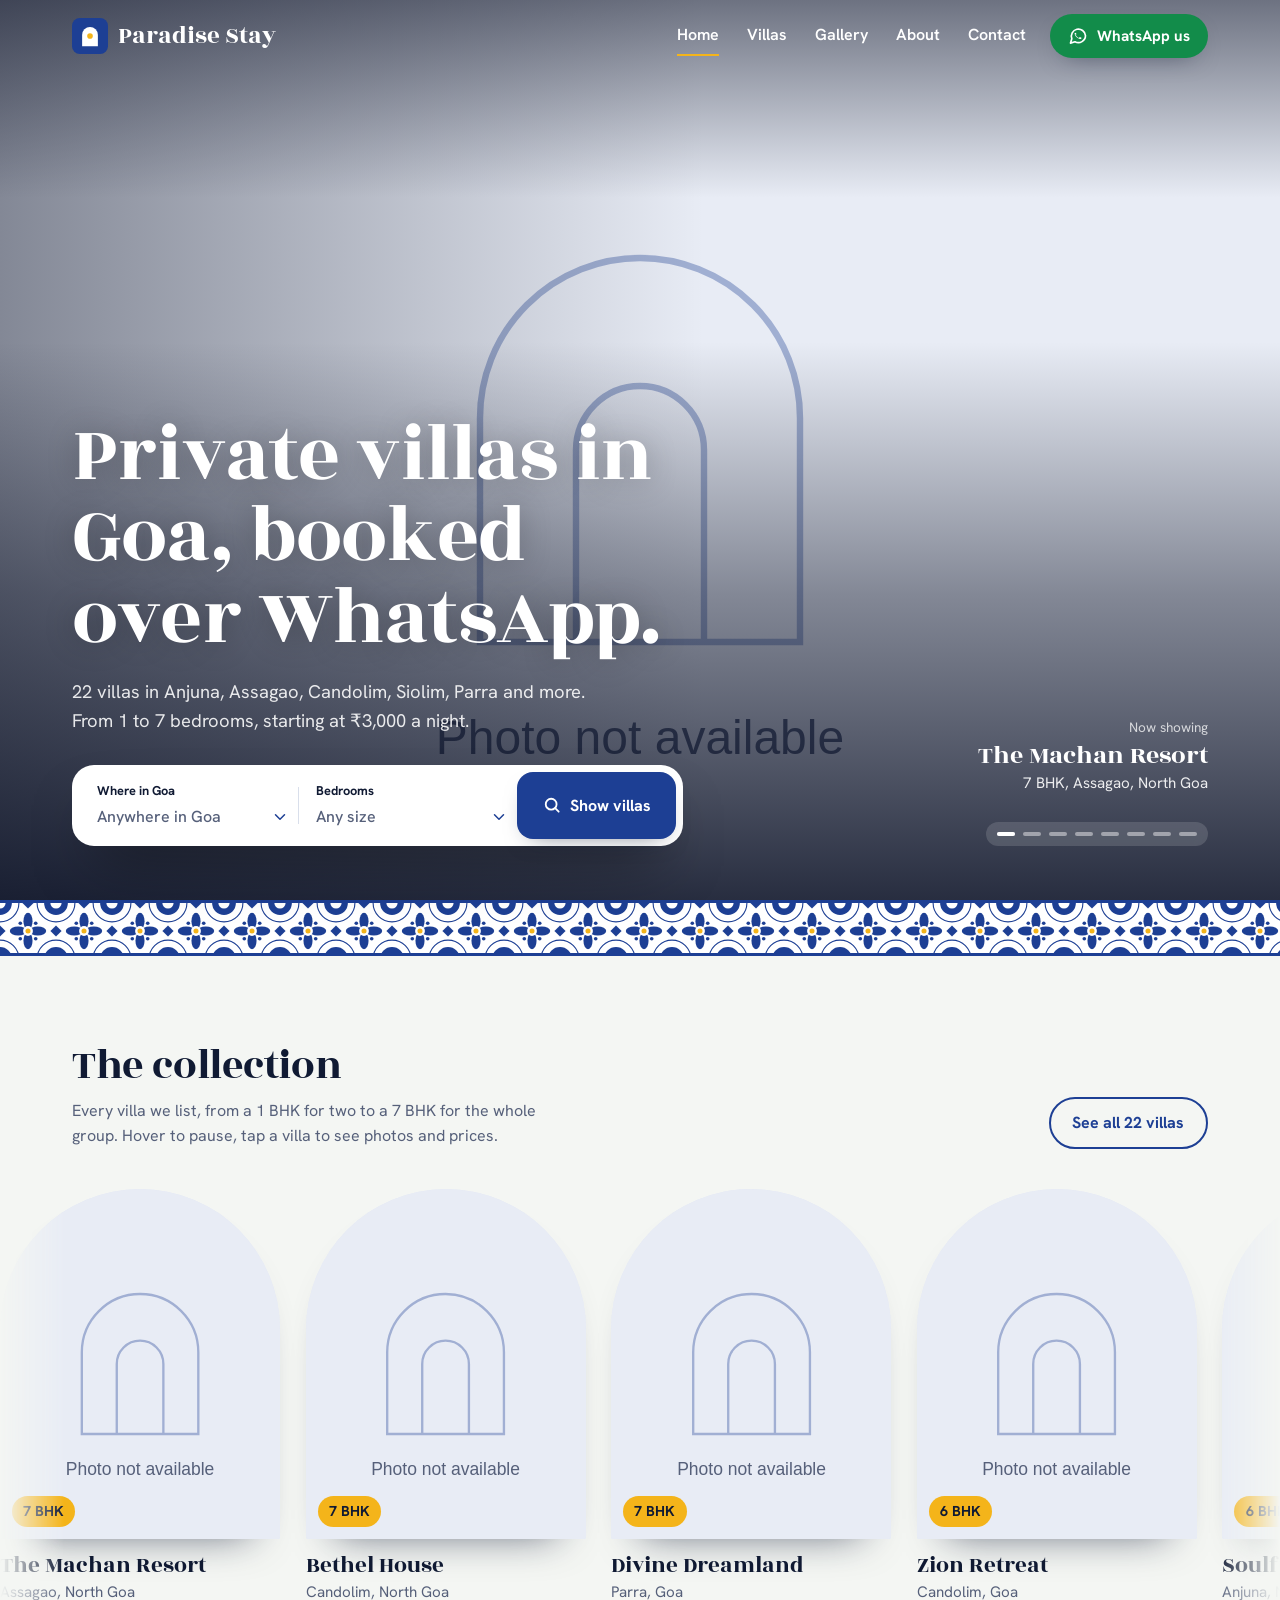
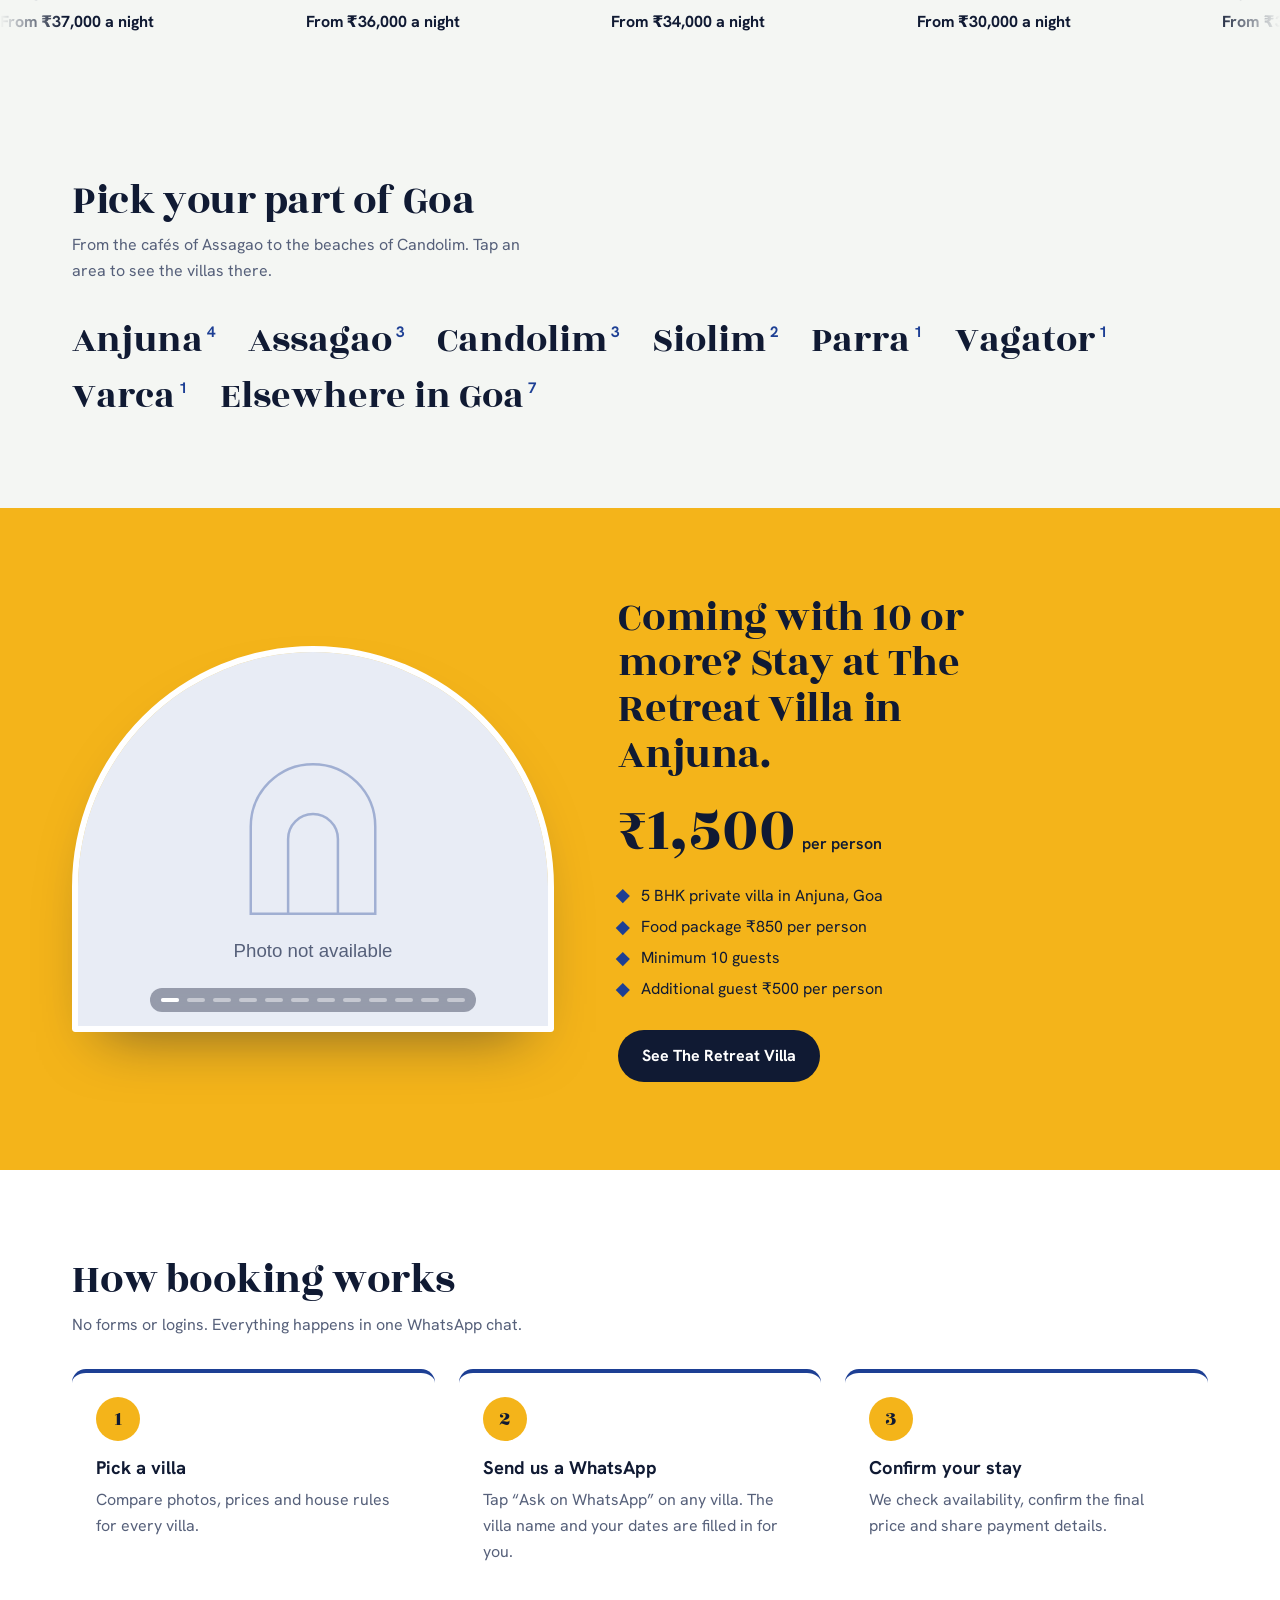
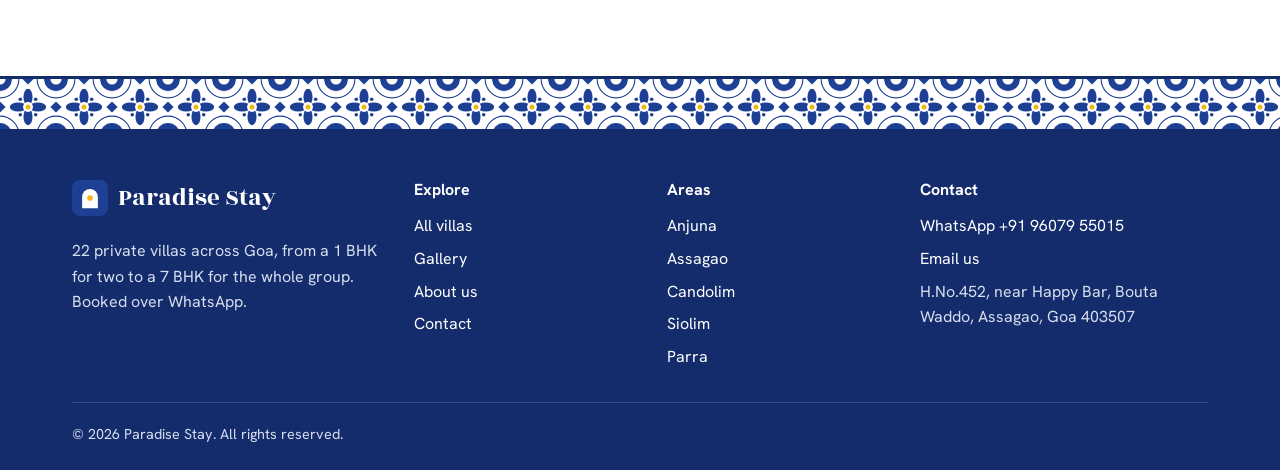
<file: index.html>
<!DOCTYPE html>
<html lang="en">
<head>
  <meta charset="utf-8">
  <meta name="viewport" content="width=device-width, initial-scale=1">
  <title>Paradise Stay | Private villas in Goa</title>
  <meta name="description" content="Private villas in Anjuna, Assagao, Candolim, Siolim, Vagator and more. Weekday and weekend prices for every villa. Book on WhatsApp.">
  <meta name="theme-color" content="#1D3F94">
  <meta property="og:type" content="website">
  <meta property="og:title" content="Paradise Stay | Private villas in Goa">
  <meta property="og:description" content="Private villas in Anjuna, Assagao, Candolim, Siolim, Vagator and more. Weekday and weekend prices for every villa. Book on WhatsApp.">
  <link rel="icon" href="assets/img/favicon.svg" type="image/svg+xml">
  <link rel="preconnect" href="https://fonts.googleapis.com">
  <link rel="preconnect" href="https://fonts.gstatic.com" crossorigin>
  <link href="https://fonts.googleapis.com/css2?family=Hanken+Grotesk:wght@400;500;600;700&family=Rozha+One&display=swap" rel="stylesheet">
  <link rel="stylesheet" href="assets/css/style.css">
</head>
<body data-page="home">
  <a class="skip" href="#main">Skip to content</a>
  <header id="site-header" class="site-header"></header>
  <main id="main">
    <section class="lux-hero">
      <div class="lux-slides" id="hero-slider"></div>
      <div class="lux-shade" aria-hidden="true"></div>
      <div class="wrap lux-inner">
        <div class="lux-copy">
          <h1>Private villas in Goa, booked over WhatsApp.</h1>
          <p class="lede"><span data-count>22</span> villas in <span data-area-names>Anjuna, Assagao, Candolim and more</span>. From <span data-bhk-range>1 to 7</span> bedrooms, starting at <span data-min-price>₹3,000</span> a night.</p>
          <form class="search" action="villas.html" method="get">
            <div class="field"><label for="s-area">Where in Goa</label><select id="s-area" name="area"></select></div>
            <div class="field"><label for="s-bhk">Bedrooms</label><select id="s-bhk" name="bhk"></select></div>
            <button class="btn btn-primary" type="submit"><svg viewBox="0 0 24 24" fill="none" stroke="currentColor" stroke-width="2.2" stroke-linecap="round" aria-hidden="true"><circle cx="11" cy="11" r="6.5"/><path d="m20 20-4.2-4.2"/></svg>Show villas</button>
          </form>
        </div>
        <a class="lux-now" id="hero-caption" href="villas.html"><small>Now showing</small><strong></strong><span></span></a>
      </div>
    </section>
    <div class="tiles tile-band" aria-hidden="true"></div>

    <section class="section collection">
      <div class="wrap">
        <div class="section-head">
          <div>
            <h2>The collection</h2>
            <p>Every villa we list, from a 1 BHK for two to a 7 BHK for the whole group. Hover to pause, tap a villa to see photos and prices.</p>
          </div>
          <a class="btn btn-ghost" href="villas.html"><span>See all <span data-count>22</span> villas</span></a>
        </div>
      </div>
      <div class="marquee" id="marquee" aria-label="All villas"></div>
    </section>

    <section class="section">
      <div class="wrap">
        <div class="section-head">
          <div>
            <h2>Pick your part of Goa</h2>
            <p>From the cafés of Assagao to the beaches of Candolim. Tap an area to see the villas there.</p>
          </div>
        </div>
        <ul class="areas" id="area-index"></ul>
      </div>
    </section>

    <section class="offer section" id="offer">
      <div class="wrap">
        <div class="offer-photo" id="offer-photo"></div>
        <div>
          <h2 id="offer-title">Group stay offer</h2>
          <p class="offer-price" id="offer-price"></p>
          <ul id="offer-list"></ul>
          <a class="btn btn-mango" id="offer-link" href="villas.html">See the villa</a>
        </div>
      </div>
    </section>

    <section class="section" style="background:var(--white)">
      <div class="wrap">
        <div class="section-head">
          <div>
            <h2>How booking works</h2>
            <p>No forms or logins. Everything happens in one WhatsApp chat.</p>
          </div>
        </div>
        <ol class="steps">
          <li><h3>Pick a villa</h3><p>Compare photos, prices and house rules for every villa.</p></li>
          <li><h3>Send us a WhatsApp</h3><p>Tap “Ask on WhatsApp” on any villa. The villa name and your dates are filled in for you.</p></li>
          <li><h3>Confirm your stay</h3><p>We check availability, confirm the final price and share payment details.</p></li>
        </ol>
      </div>
    </section>
  </main>
  <footer id="site-footer" class="site-footer"></footer>
  <script src="assets/js/data.js"></script>
  <script src="assets/js/app.js"></script>
</body>
</html>
</file>
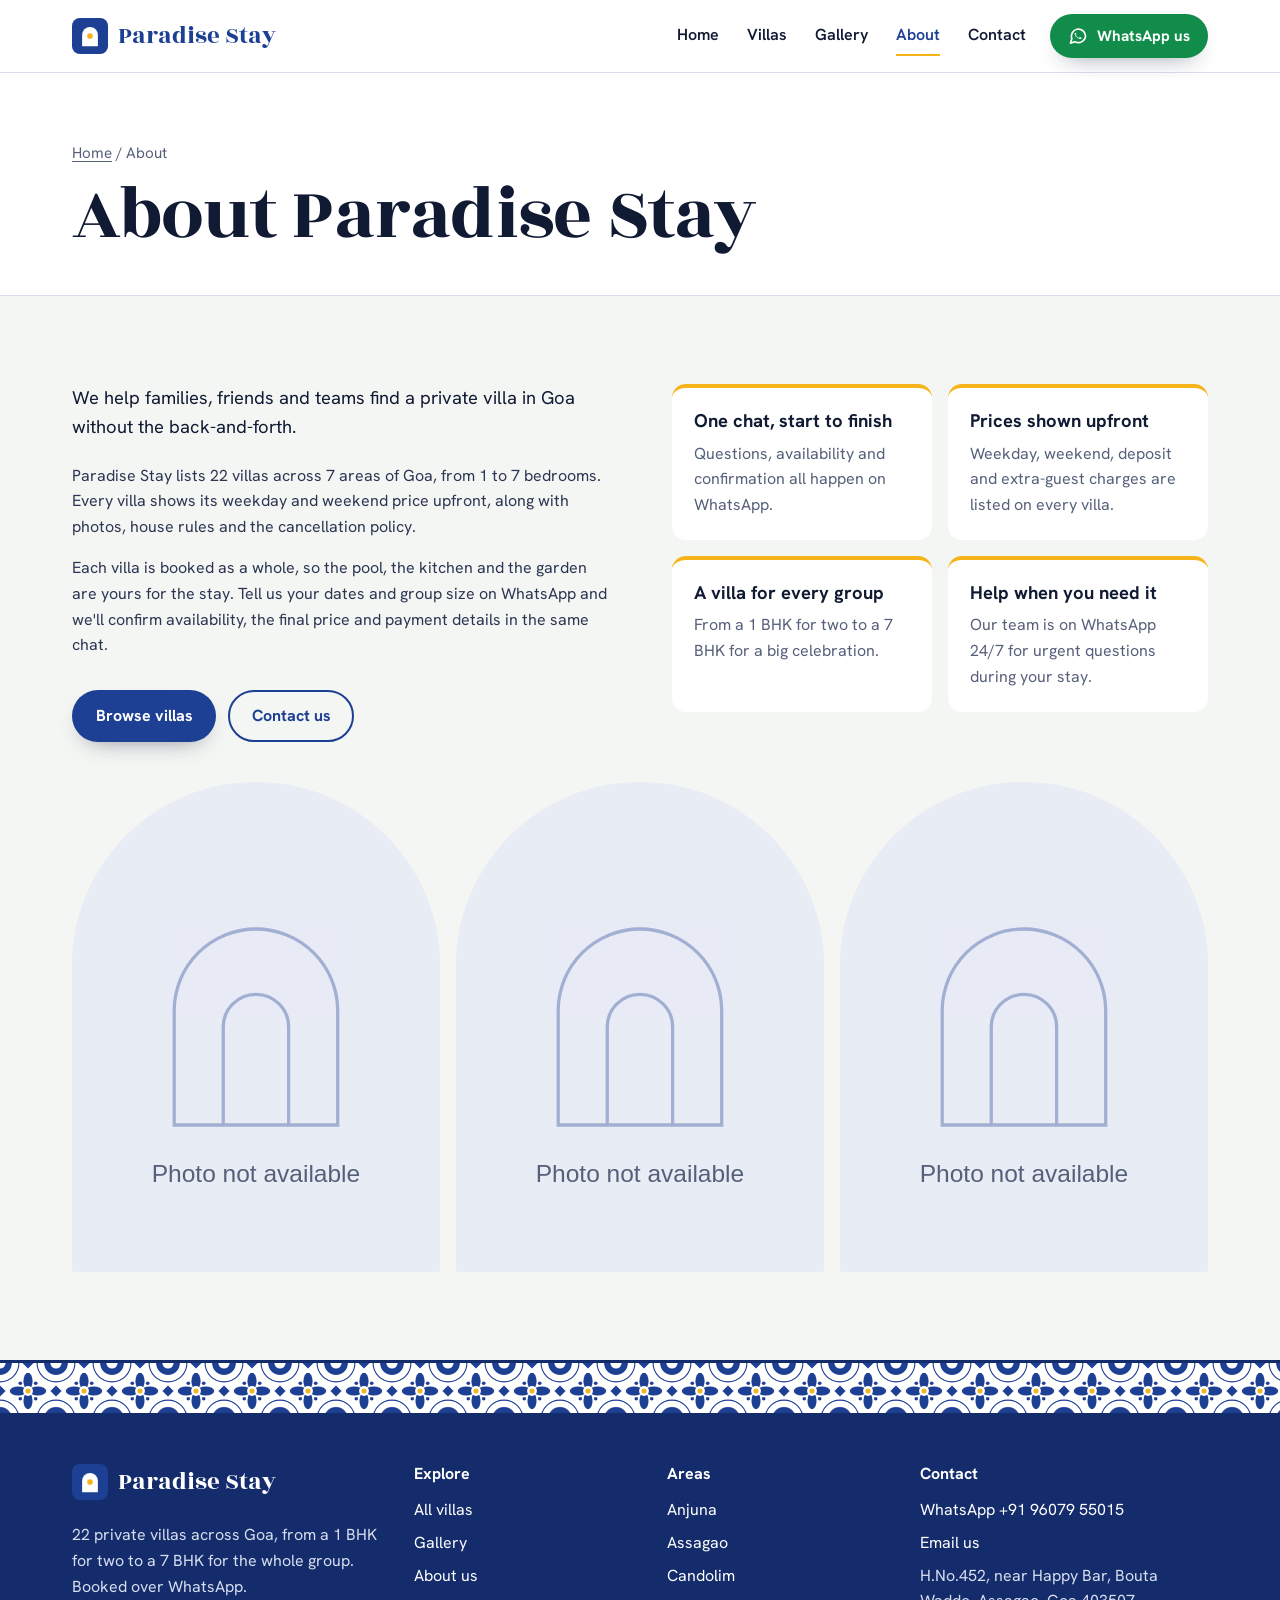
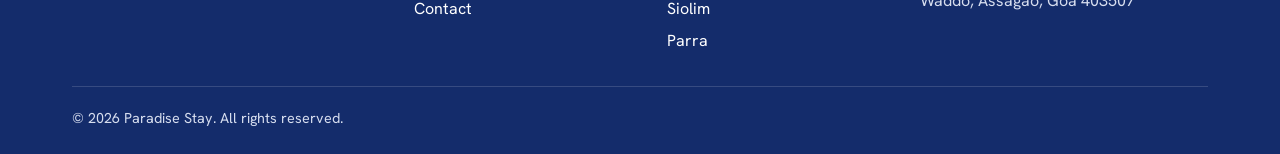
<file: about-us.html>
<!DOCTYPE html>
<html lang="en">
<head>
  <meta charset="utf-8">
  <meta name="robots" content="noindex">
  <title>Paradise Stay</title>
  <meta http-equiv="refresh" content="0; url=about.html">
  <link rel="canonical" href="about.html">
  <script>location.replace("about.html");</script>
</head>
<body><p>This page has moved. <a href="about.html">Continue to Paradise Stay</a>.</p></body>
</html>
</file>
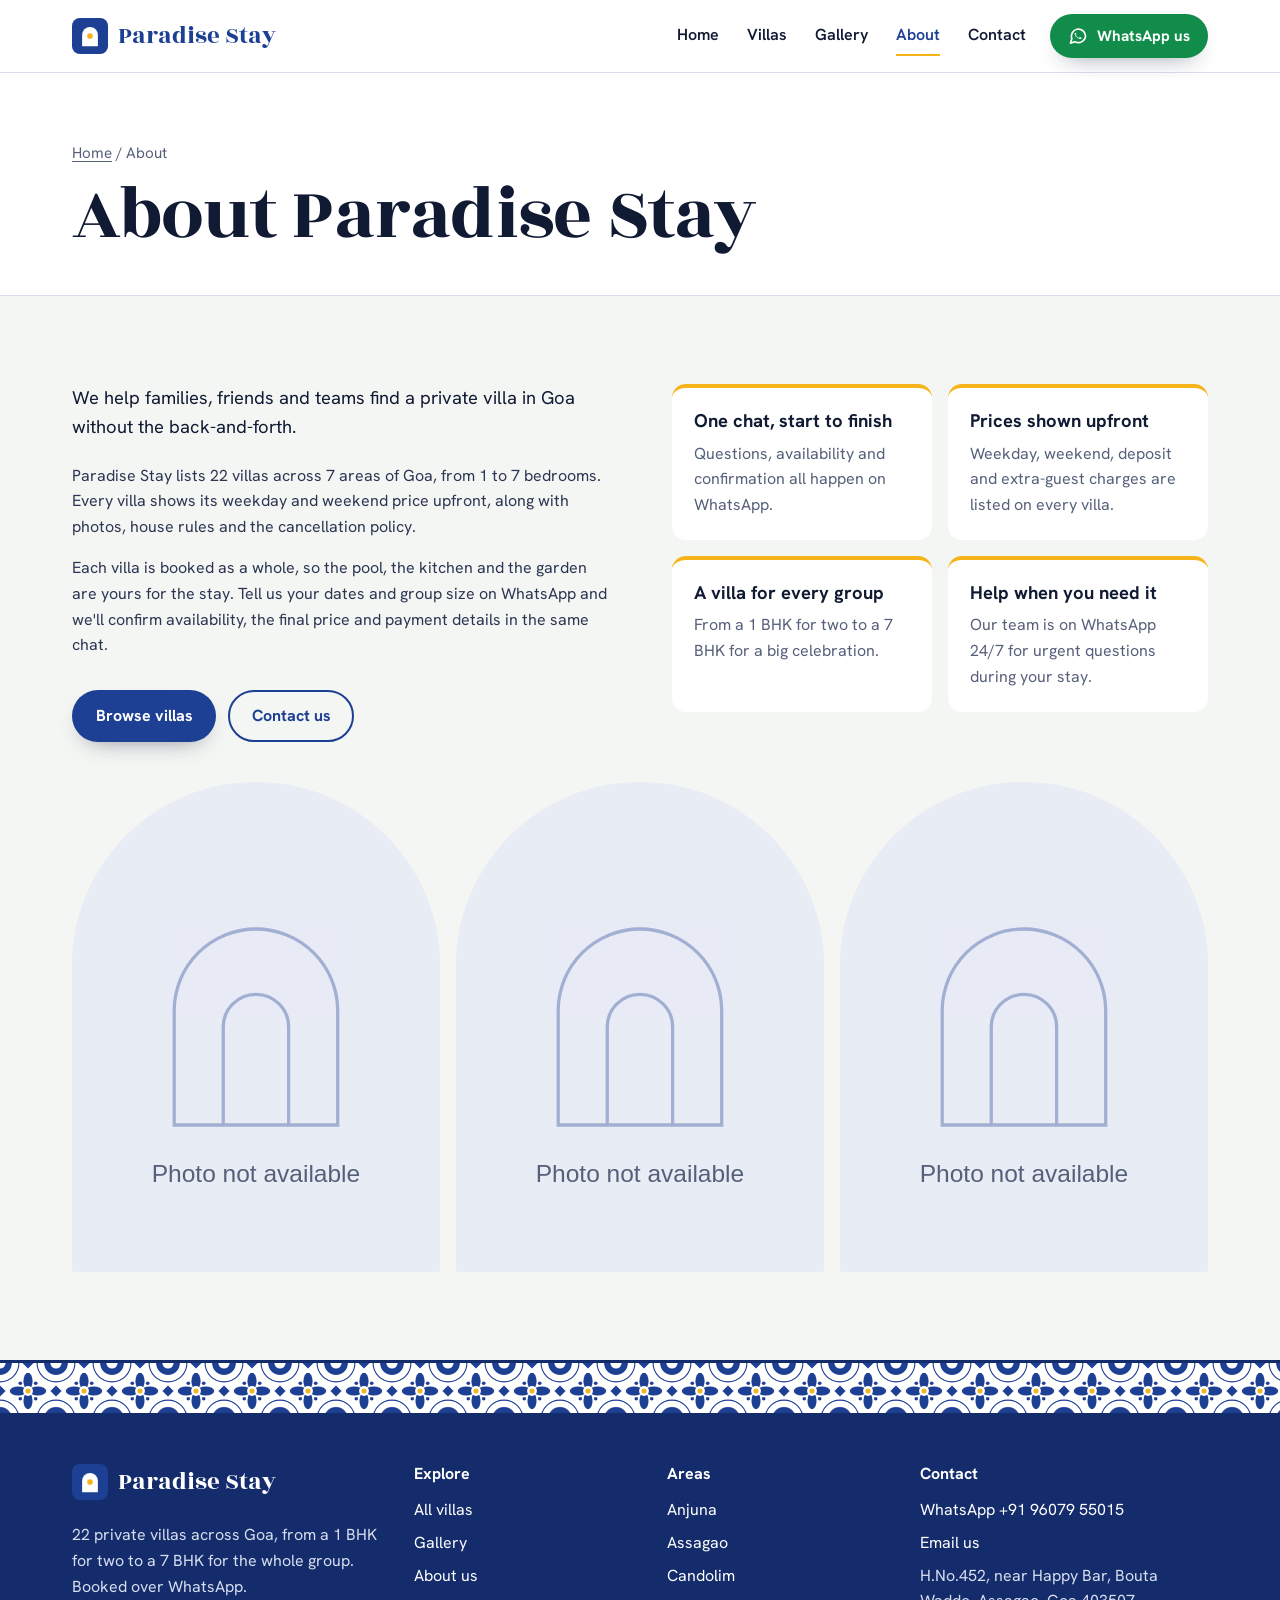
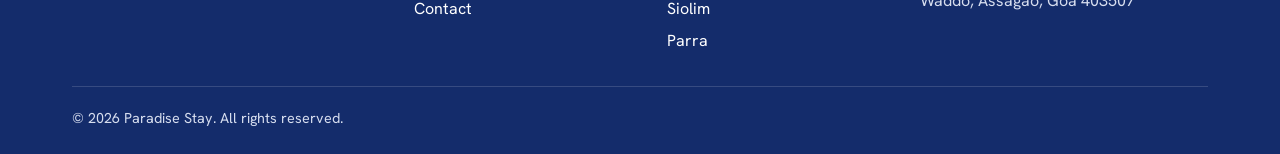
<file: about.html>
<!DOCTYPE html>
<html lang="en">
<head>
  <meta charset="utf-8">
  <meta name="viewport" content="width=device-width, initial-scale=1">
  <title>About us | Paradise Stay</title>
  <meta name="description" content="Paradise Stay lists private villas across Goa with clear prices, and handles every booking over WhatsApp.">
  <meta name="theme-color" content="#1D3F94">
  <meta property="og:type" content="website">
  <meta property="og:title" content="About us | Paradise Stay">
  <meta property="og:description" content="Paradise Stay lists private villas across Goa with clear prices, and handles every booking over WhatsApp.">
  <link rel="icon" href="assets/img/favicon.svg" type="image/svg+xml">
  <link rel="preconnect" href="https://fonts.googleapis.com">
  <link rel="preconnect" href="https://fonts.gstatic.com" crossorigin>
  <link href="https://fonts.googleapis.com/css2?family=Hanken+Grotesk:wght@400;500;600;700&family=Rozha+One&display=swap" rel="stylesheet">
  <link rel="stylesheet" href="assets/css/style.css">
</head>
<body data-page="about">
  <a class="skip" href="#main">Skip to content</a>
  <header id="site-header" class="site-header"></header>
  <main id="main">
    <section class="page-head">
      <div class="wrap">
        <p class="crumbs"><a href="index.html">Home</a> / About</p>
        <h1>About Paradise Stay</h1>
      </div>
    </section>
    <section class="section">
      <div class="wrap two-col">
        <div class="prose">
          <p class="lede" style="color:var(--ink)">We help families, friends and teams find a private villa in Goa without the back-and-forth.</p>
          <p style="margin-top:1.25rem">Paradise Stay lists <span data-count>22</span> villas across <span data-area-total>7</span> areas of Goa, from <span data-bhk-range>1 to 7</span> bedrooms. Every villa shows its weekday and weekend price upfront, along with photos, house rules and the cancellation policy.</p>
          <p>Each villa is booked as a whole, so the pool, the kitchen and the garden are yours for the stay. Tell us your dates and group size on WhatsApp and we'll confirm availability, the final price and payment details in the same chat.</p>
          <div class="cta-row">
            <a class="btn btn-primary" href="villas.html">Browse villas</a>
            <a class="btn btn-ghost" href="contact.html">Contact us</a>
          </div>
        </div>
        <div class="why">
          <div><h3>One chat, start to finish</h3><p>Questions, availability and confirmation all happen on WhatsApp.</p></div>
          <div><h3>Prices shown upfront</h3><p>Weekday, weekend, deposit and extra-guest charges are listed on every villa.</p></div>
          <div><h3>A villa for every group</h3><p>From a 1 BHK for two to a 7 BHK for a big celebration.</p></div>
          <div><h3>Help when you need it</h3><p>Our team is on WhatsApp 24/7 for urgent questions during your stay.</p></div>
        </div>
      </div>
      <div class="wrap"><div class="about-photos" id="about-photos"></div></div>
    </section>
  </main>
  <footer id="site-footer" class="site-footer"></footer>
  <script src="assets/js/data.js"></script>
  <script src="assets/js/app.js"></script>
</body>
</html>
</file>
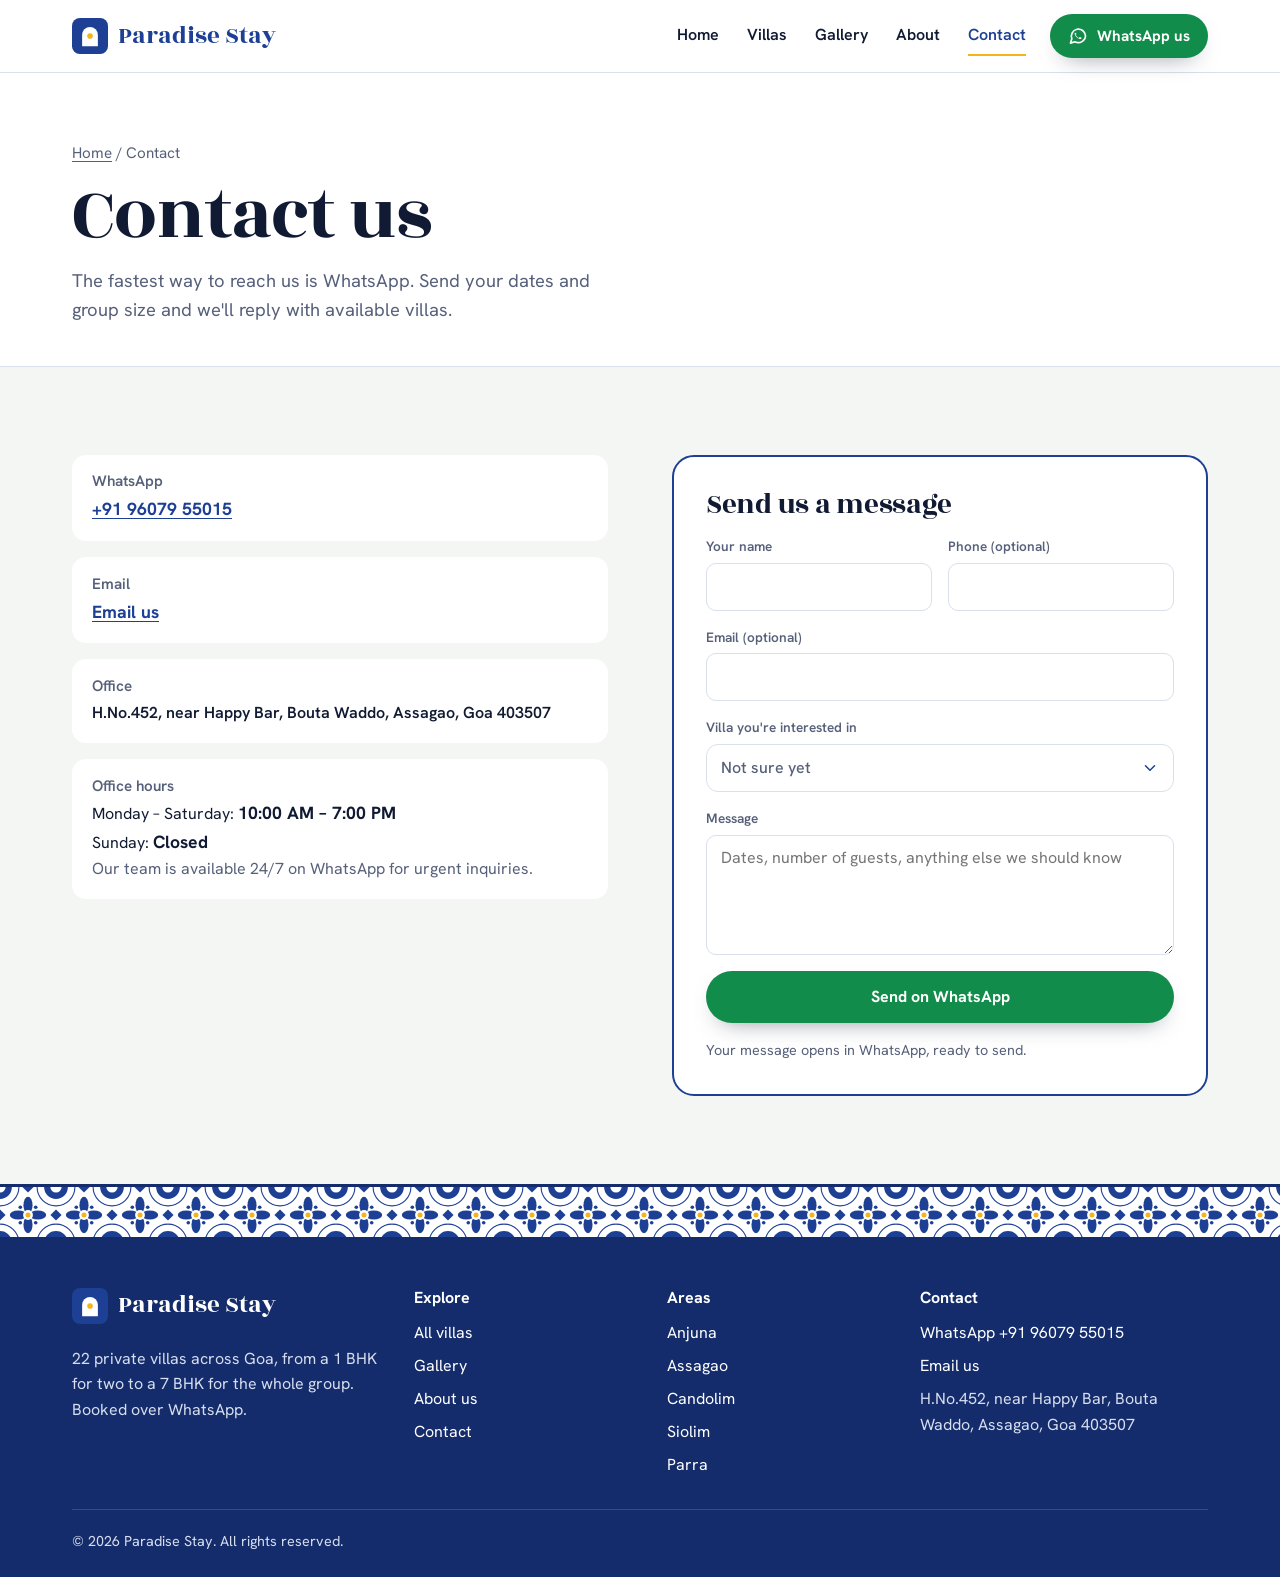
<file: contact-us.html>
<!DOCTYPE html>
<html lang="en">
<head>
  <meta charset="utf-8">
  <meta name="robots" content="noindex">
  <title>Paradise Stay</title>
  <meta http-equiv="refresh" content="0; url=contact.html">
  <link rel="canonical" href="contact.html">
  <script>location.replace("contact.html");</script>
</head>
<body><p>This page has moved. <a href="contact.html">Continue to Paradise Stay</a>.</p></body>
</html>
</file>
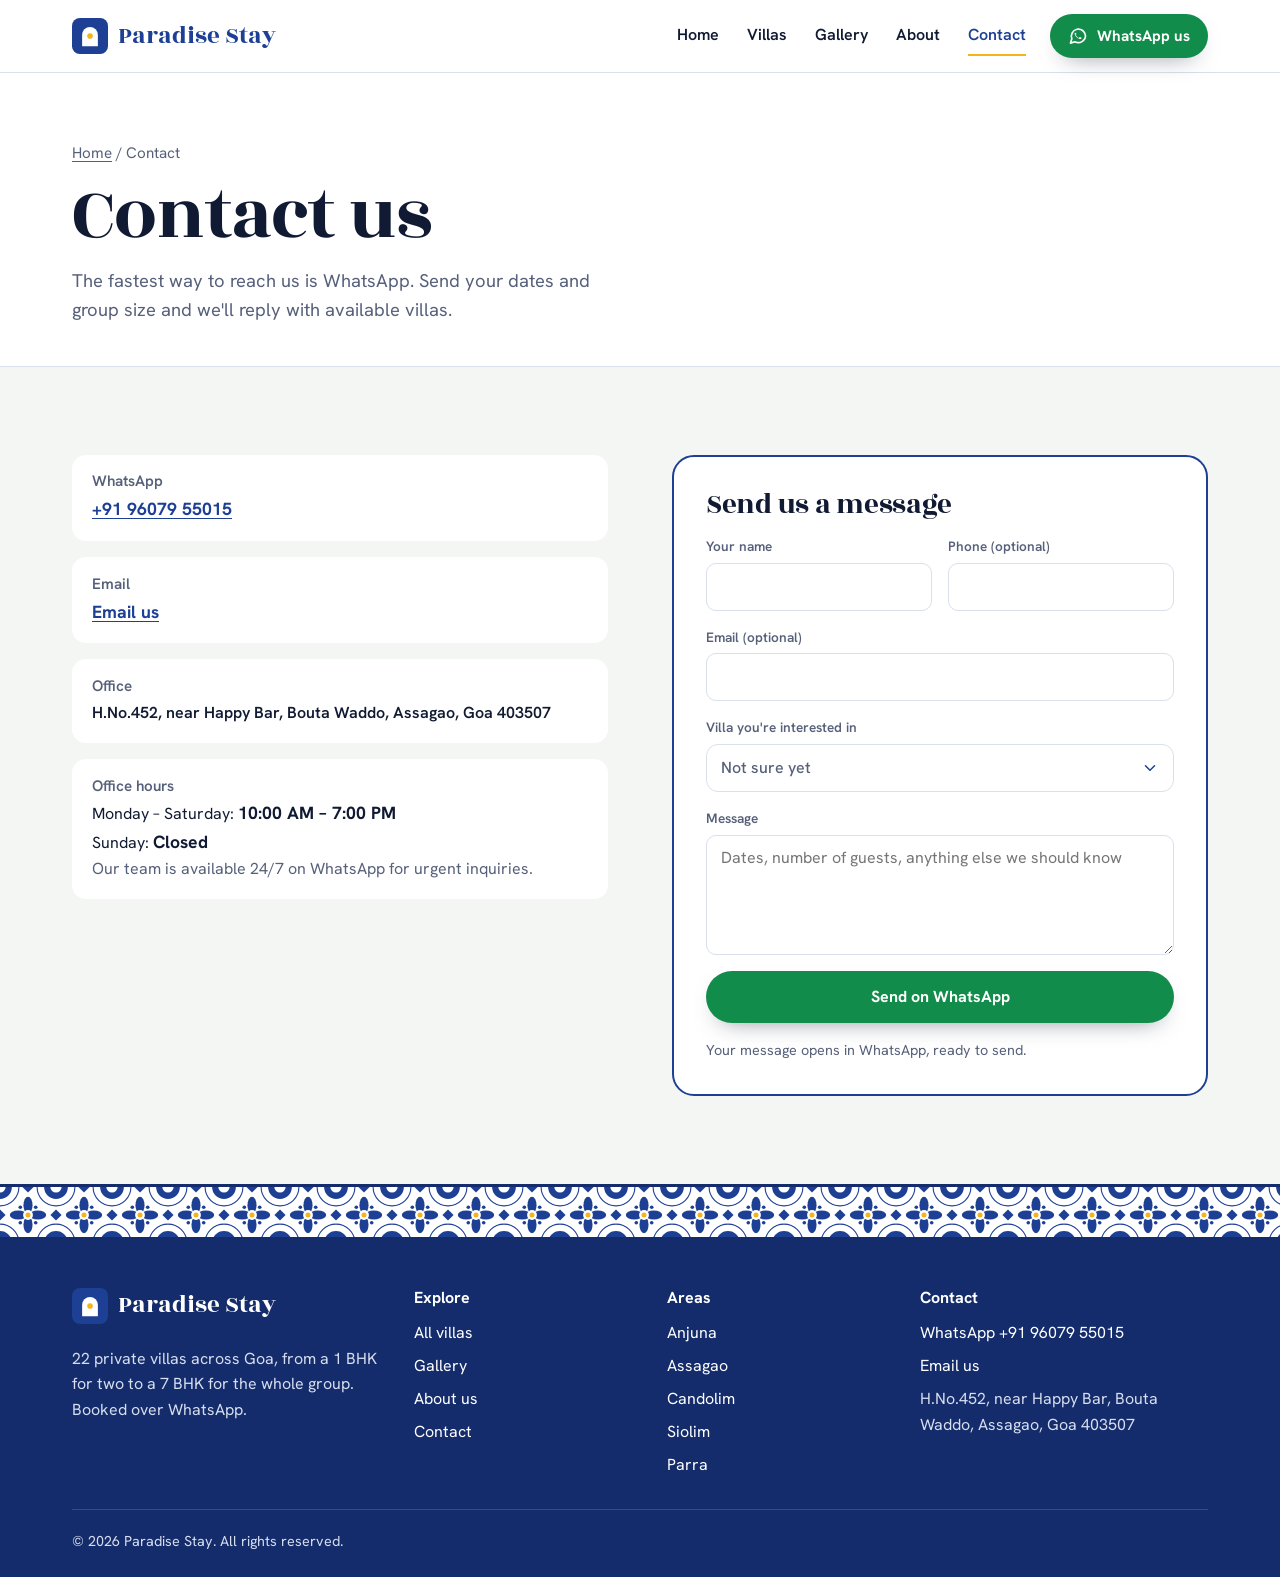
<file: contact.html>
<!DOCTYPE html>
<html lang="en">
<head>
  <meta charset="utf-8">
  <meta name="viewport" content="width=device-width, initial-scale=1">
  <title>Contact us | Paradise Stay</title>
  <meta name="description" content="Message Paradise Stay on WhatsApp or email to check villa availability in Goa.">
  <meta name="theme-color" content="#1D3F94">
  <meta property="og:type" content="website">
  <meta property="og:title" content="Contact us | Paradise Stay">
  <meta property="og:description" content="Message Paradise Stay on WhatsApp or email to check villa availability in Goa.">
  <link rel="icon" href="assets/img/favicon.svg" type="image/svg+xml">
  <link rel="preconnect" href="https://fonts.googleapis.com">
  <link rel="preconnect" href="https://fonts.gstatic.com" crossorigin>
  <link href="https://fonts.googleapis.com/css2?family=Hanken+Grotesk:wght@400;500;600;700&family=Rozha+One&display=swap" rel="stylesheet">
  <link rel="stylesheet" href="assets/css/style.css">
</head>
<body data-page="contact">
  <a class="skip" href="#main">Skip to content</a>
  <header id="site-header" class="site-header"></header>
  <main id="main">
    <section class="page-head">
      <div class="wrap">
        <p class="crumbs"><a href="index.html">Home</a> / Contact</p>
        <h1>Contact us</h1>
        <p class="lede">The fastest way to reach us is WhatsApp. Send your dates and group size and we'll reply with available villas.</p>
      </div>
    </section>
    <section class="section">
      <div class="wrap two-col">
        <ul class="info-list">
          <li><h3>WhatsApp</h3><a id="c-wa" target="_blank" rel="noopener" href="#">+91 93191 80735</a></li>
          <li><h3>Email</h3><a id="c-mail" href="#">Email us</a></li>
          <li><h3>Office</h3><strong id="c-addr" style="font-size:1rem;font-weight:600"></strong></li>
          <li><h3>Office hours</h3><p id="c-hours"></p></li>
        </ul>
        <div class="panel">
          <h2 style="font-size:1.8rem;margin-bottom:1rem">Send us a message</h2>
          <form id="contact-form" novalidate>
            <div class="form-row">
              <div class="field"><label for="c-name">Your name</label><input id="c-name" autocomplete="name" required></div>
              <div class="field"><label for="c-phone">Phone (optional)</label><input id="c-phone" type="tel" autocomplete="tel"></div>
            </div>
            <div class="field"><label for="c-email">Email (optional)</label><input id="c-email" type="email" autocomplete="email"></div>
            <div class="field"><label for="c-villa">Villa you're interested in</label><select id="c-villa"></select></div>
            <div class="field"><label for="c-msg">Message</label><textarea id="c-msg" required placeholder="Dates, number of guests, anything else we should know"></textarea></div>
            <p class="form-error" id="c-error" role="alert" hidden></p>
            <button class="btn btn-wa" type="submit">Send on WhatsApp</button>
            <p style="color:var(--muted);font-size:.9rem">Your message opens in WhatsApp, ready to send.</p>
          </form>
        </div>
      </div>
    </section>
  </main>
  <footer id="site-footer" class="site-footer"></footer>
  <script src="assets/js/data.js"></script>
  <script src="assets/js/app.js"></script>
</body>
</html>
</file>
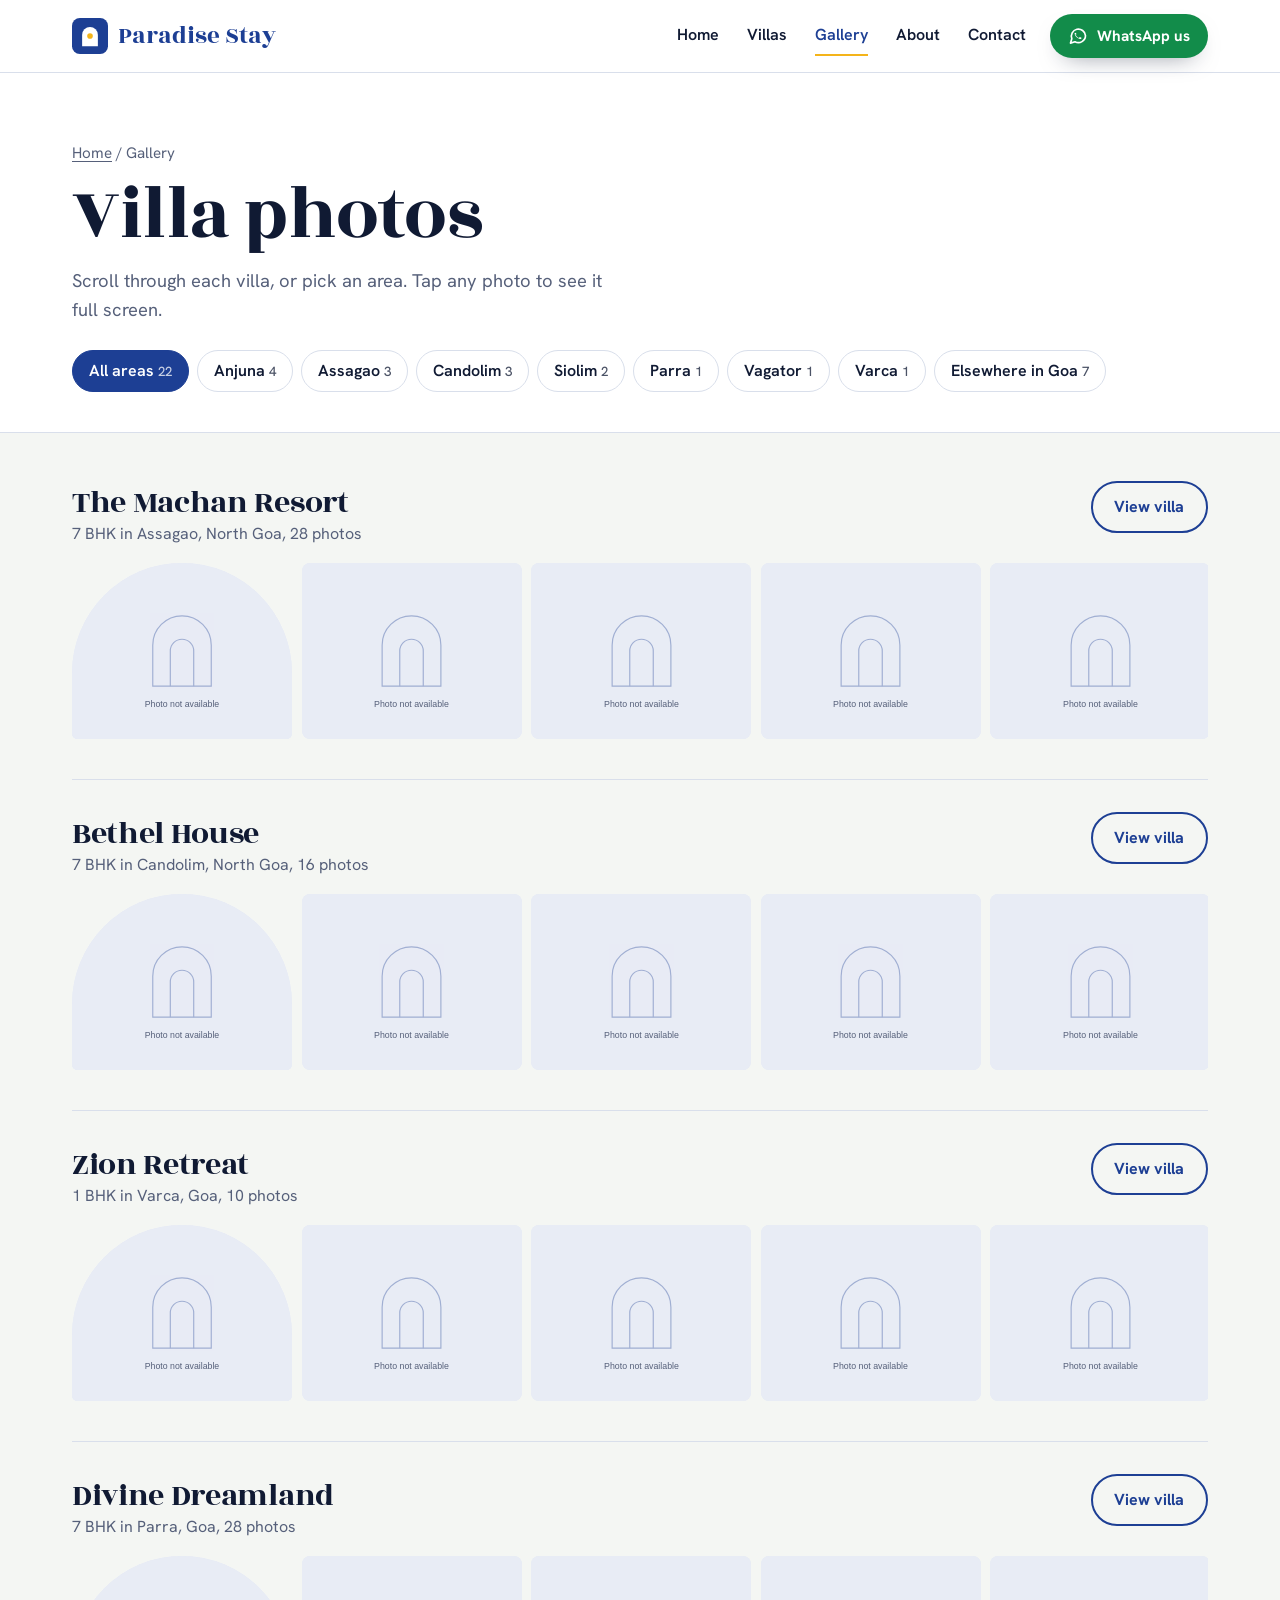
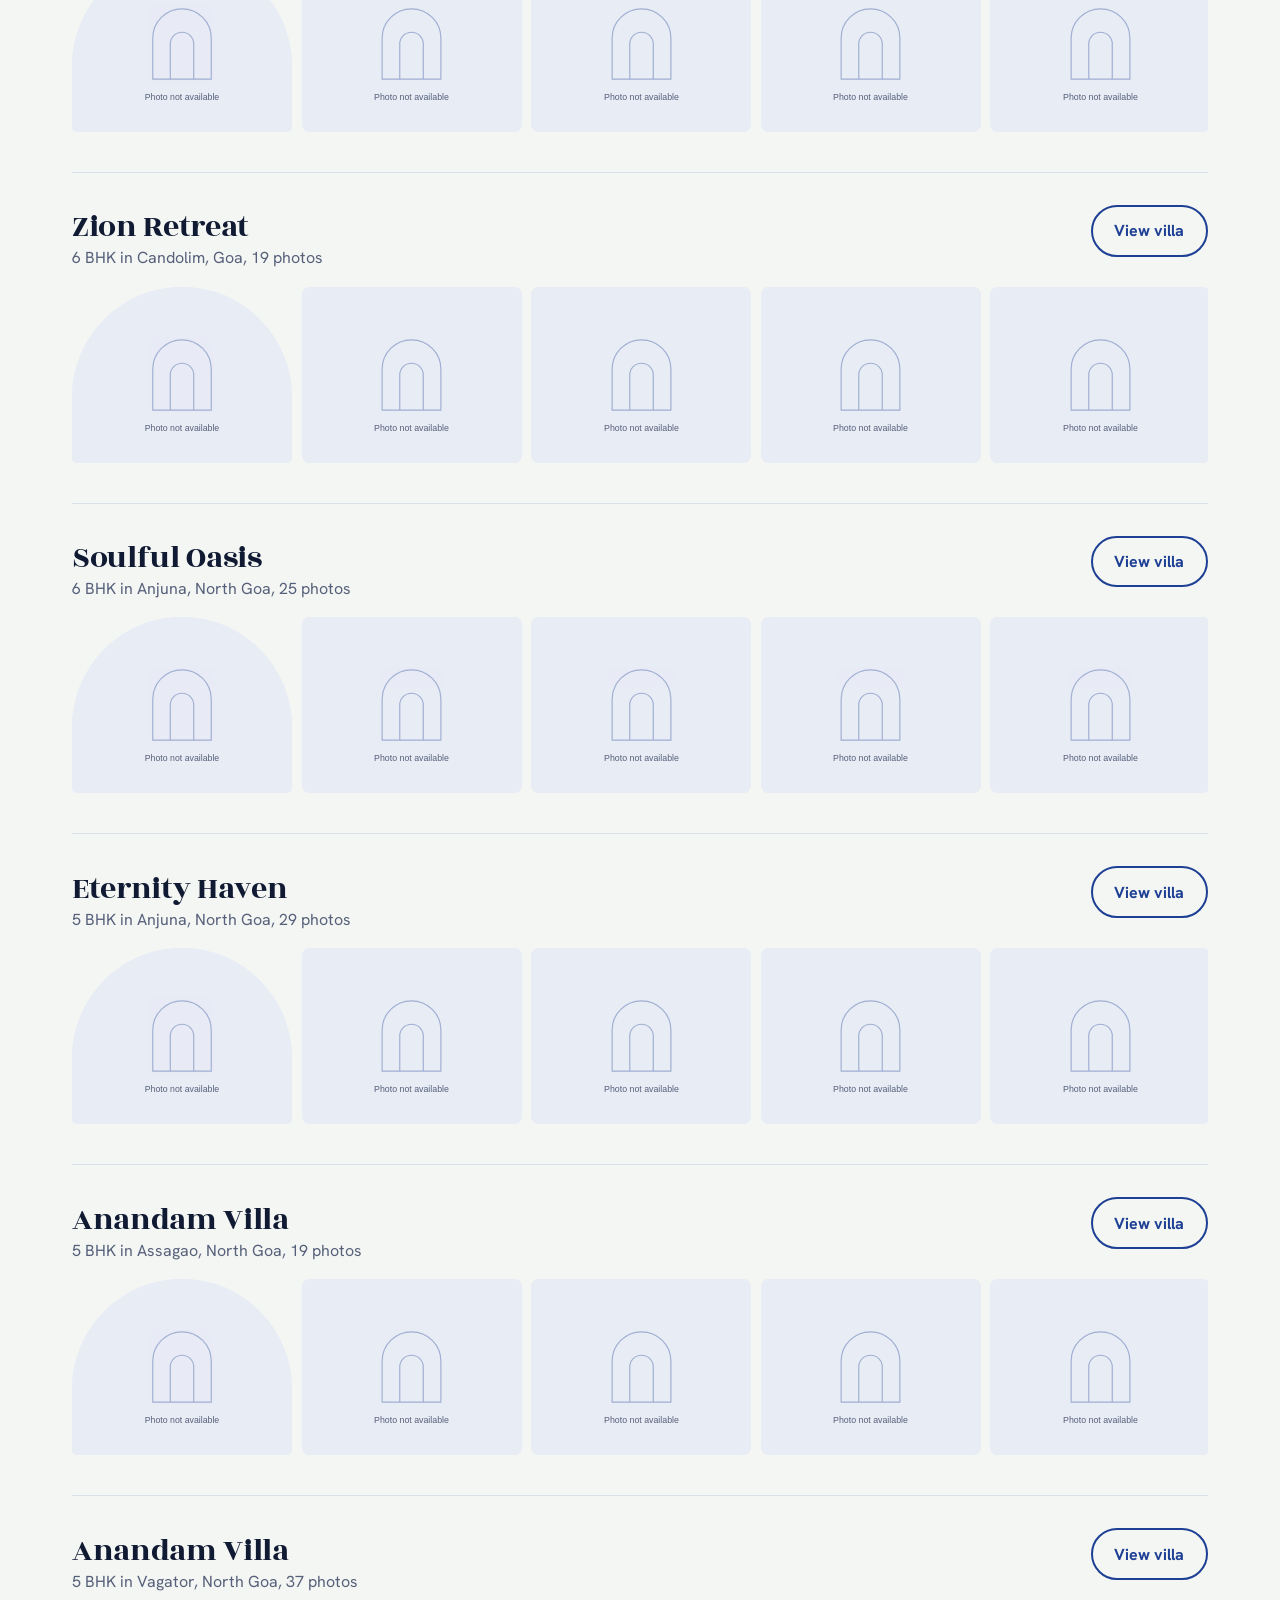
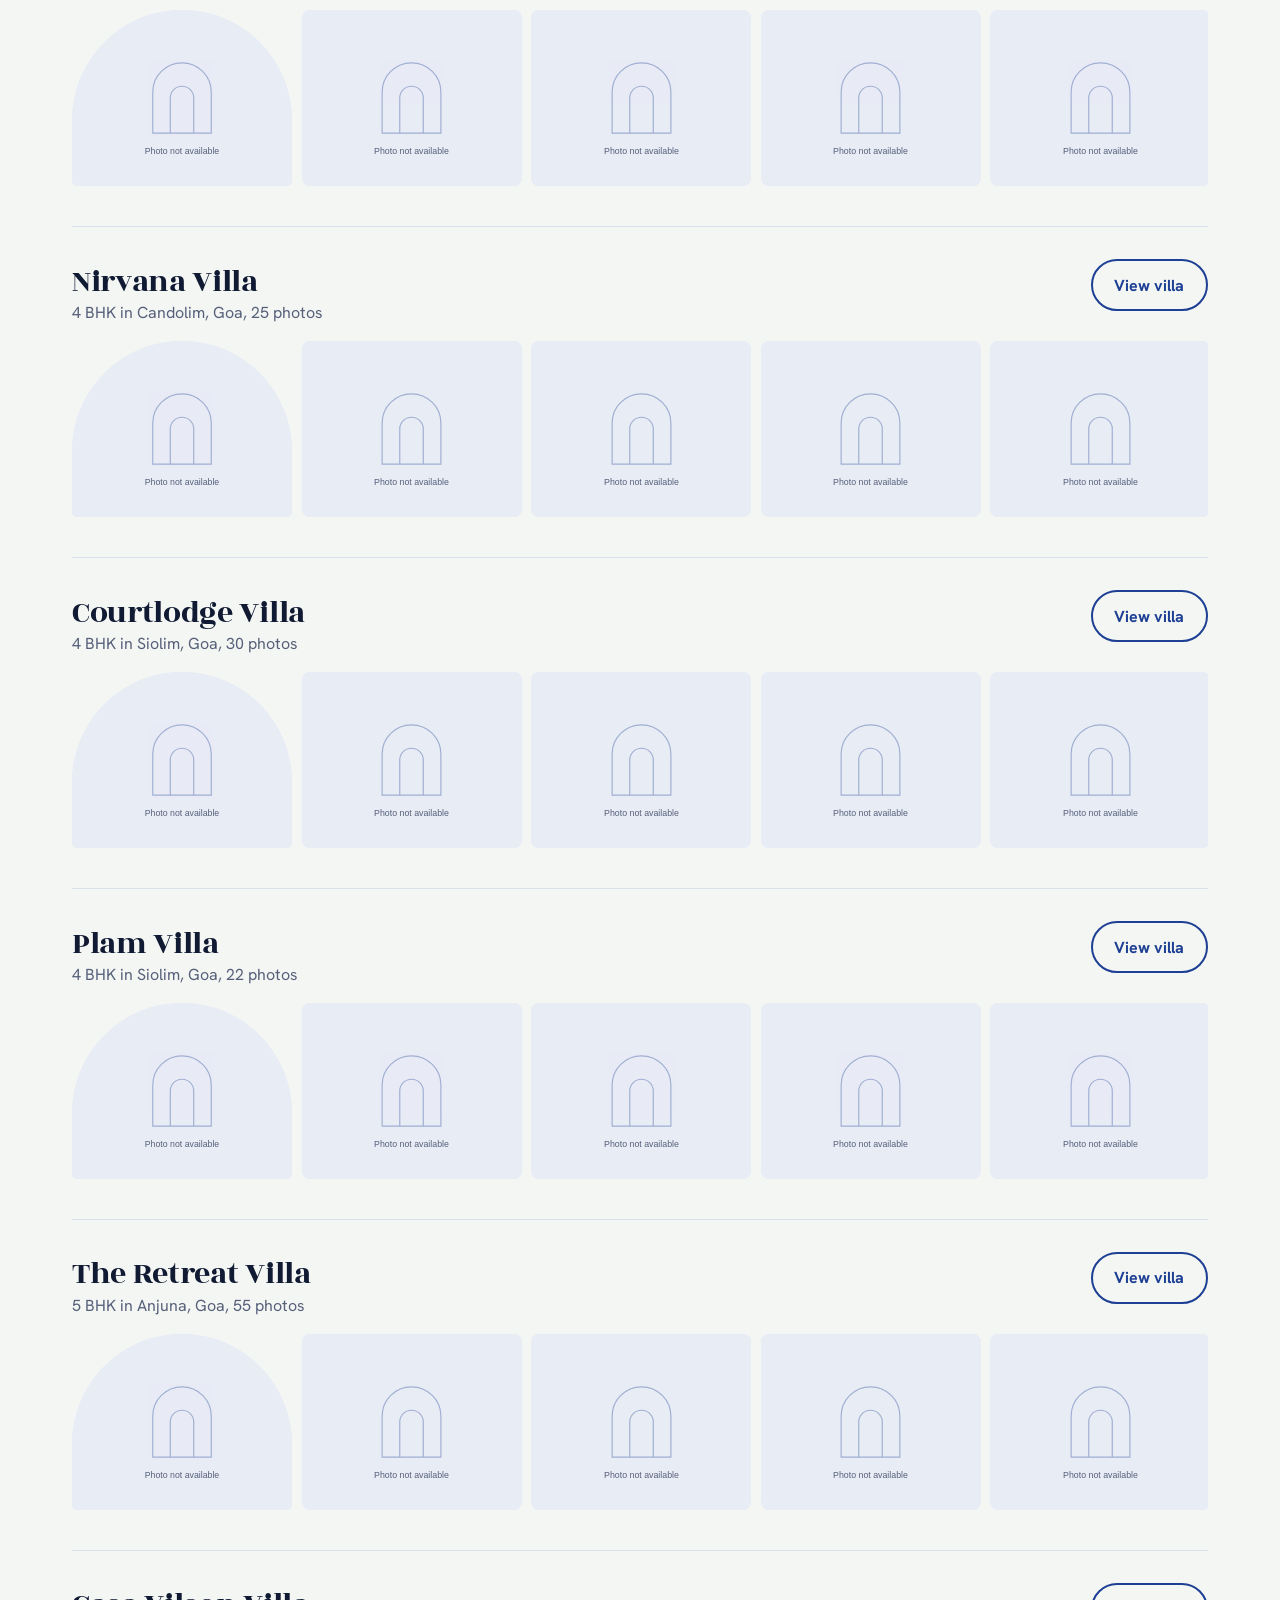
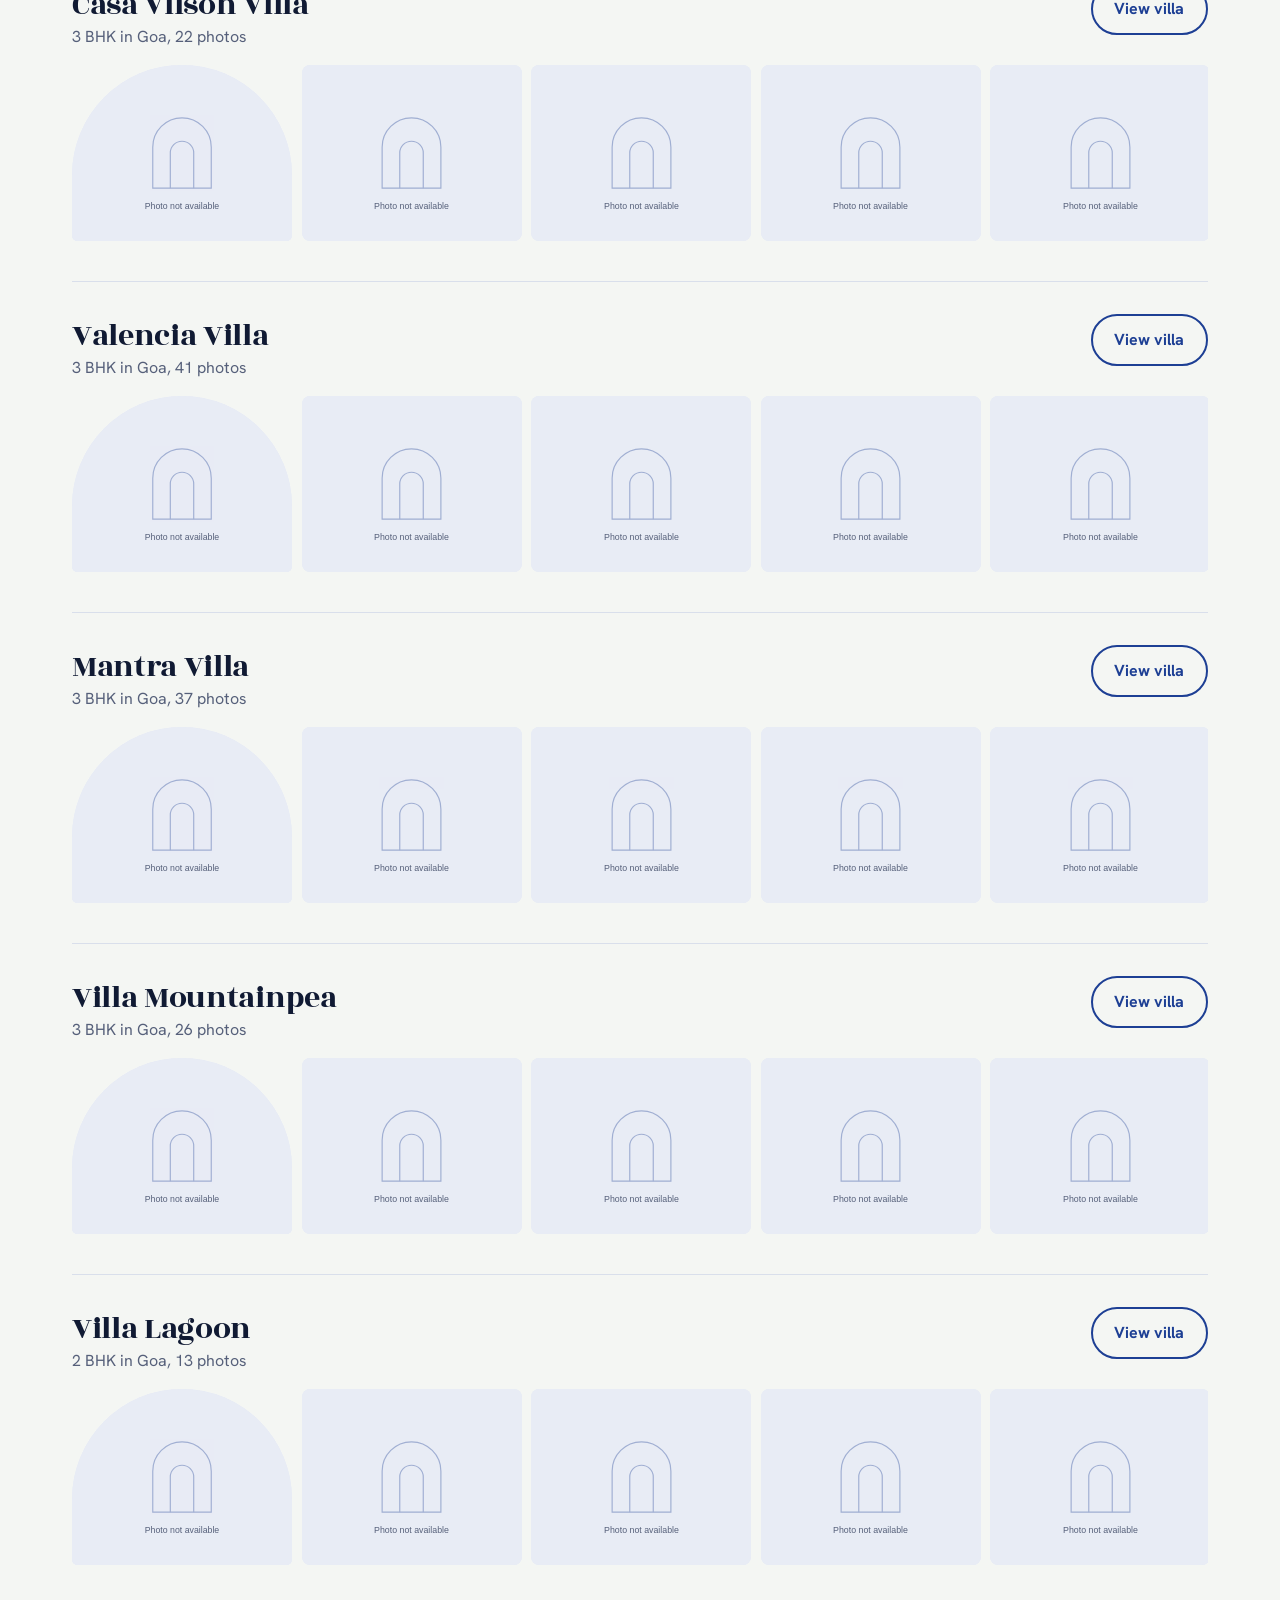
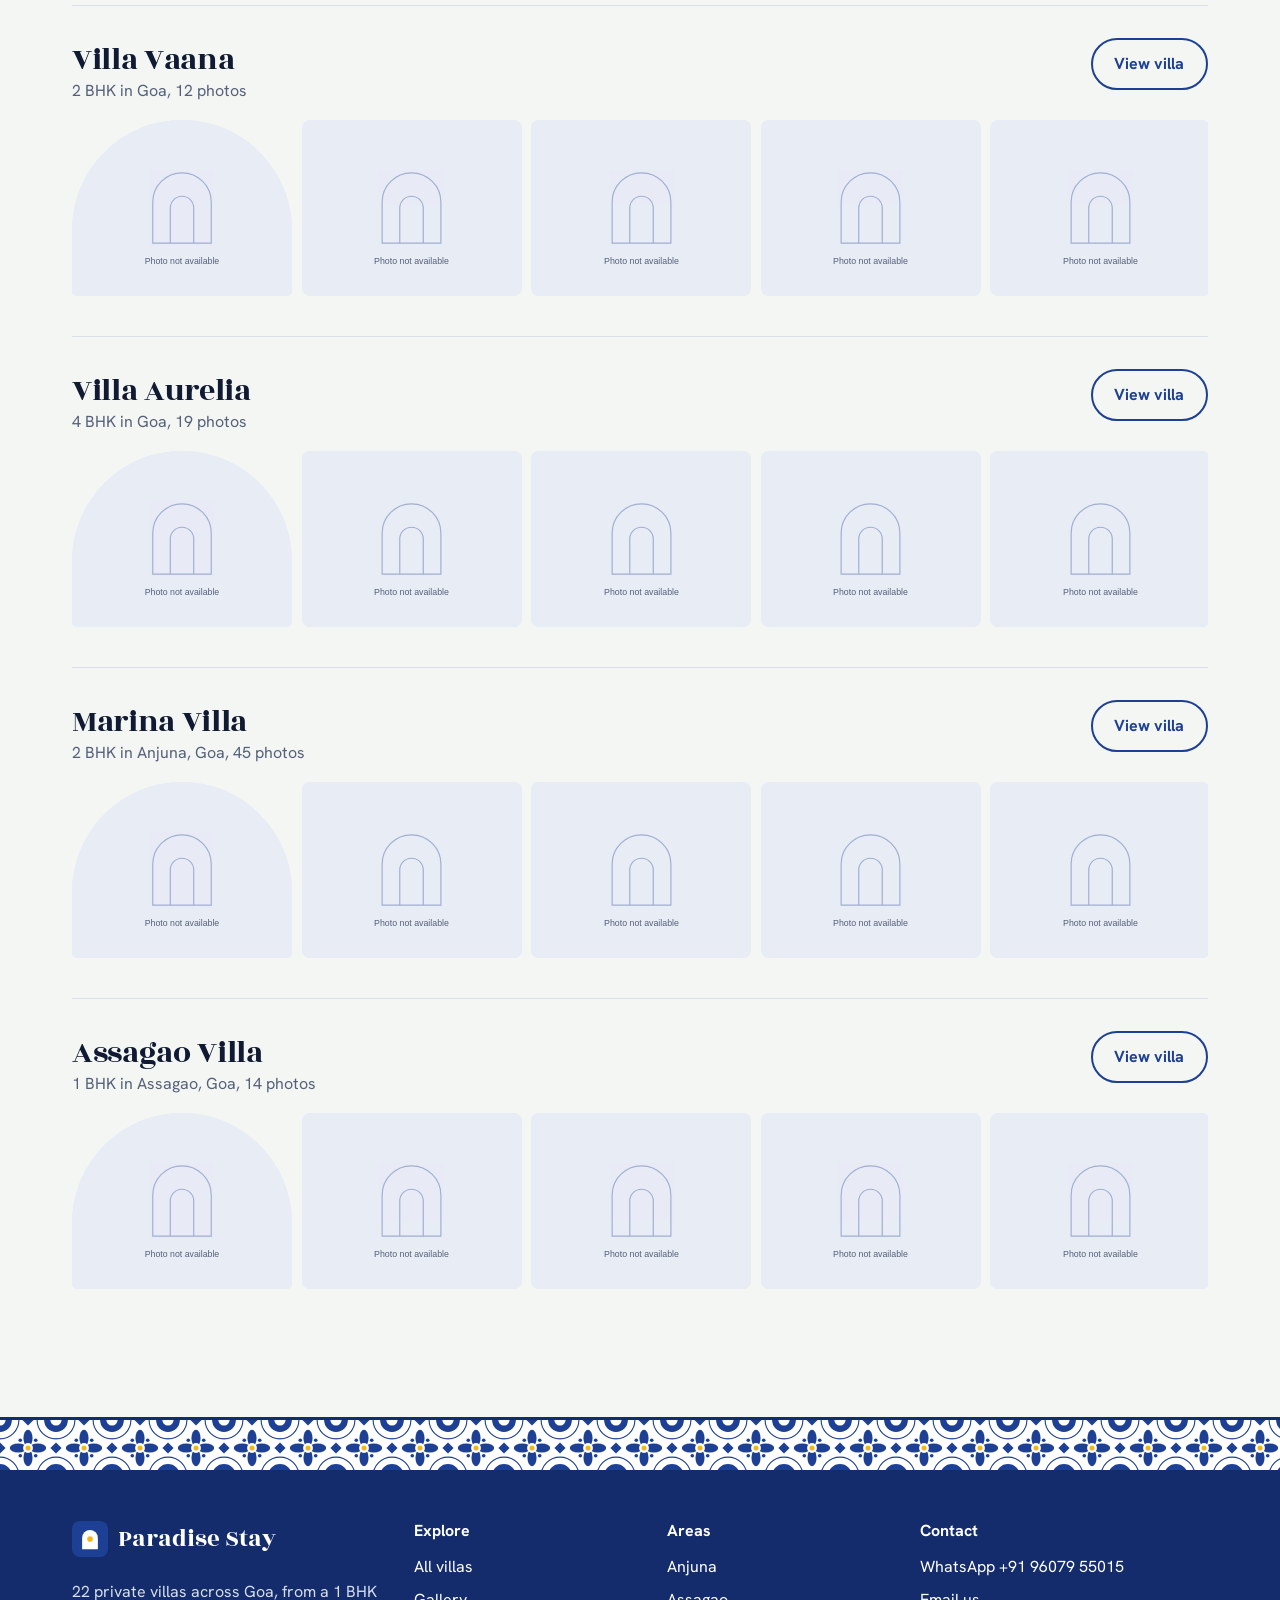
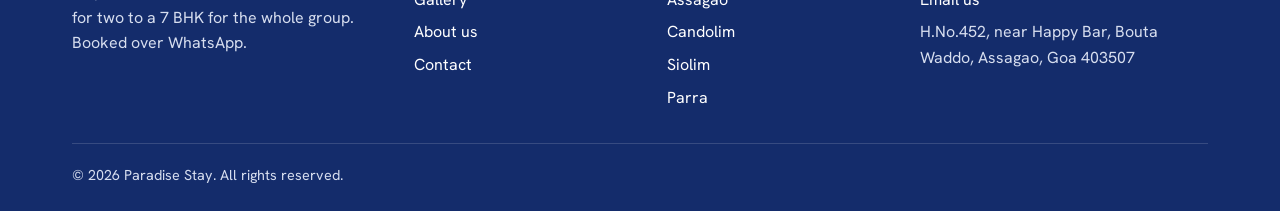
<file: gallery.html>
<!DOCTYPE html>
<html lang="en">
<head>
  <meta charset="utf-8">
  <meta name="viewport" content="width=device-width, initial-scale=1">
  <title>Villa photo gallery | Paradise Stay</title>
  <meta name="description" content="Photos of every Paradise Stay villa in Goa, grouped by villa and area.">
  <meta name="theme-color" content="#1D3F94">
  <meta property="og:type" content="website">
  <meta property="og:title" content="Villa photo gallery | Paradise Stay">
  <meta property="og:description" content="Photos of every Paradise Stay villa in Goa, grouped by villa and area.">
  <link rel="icon" href="assets/img/favicon.svg" type="image/svg+xml">
  <link rel="preconnect" href="https://fonts.googleapis.com">
  <link rel="preconnect" href="https://fonts.gstatic.com" crossorigin>
  <link href="https://fonts.googleapis.com/css2?family=Hanken+Grotesk:wght@400;500;600;700&family=Rozha+One&display=swap" rel="stylesheet">
  <link rel="stylesheet" href="assets/css/style.css">
</head>
<body data-page="gallery">
  <a class="skip" href="#main">Skip to content</a>
  <header id="site-header" class="site-header"></header>
  <main id="main">
    <section class="page-head">
      <div class="wrap">
        <p class="crumbs"><a href="index.html">Home</a> / Gallery</p>
        <h1>Villa photos</h1>
        <p class="lede">Scroll through each villa, or pick an area. Tap any photo to see it full screen.</p>
        <div class="chips" id="gal-chips" role="group" aria-label="Filter by area" style="margin-top:1.5rem"></div>
      </div>
    </section>
    <section class="section" style="padding-top:1rem">
      <div class="wrap" id="gal-list"></div>
    </section>
  </main>
  <footer id="site-footer" class="site-footer"></footer>
  <script src="assets/js/data.js"></script>
  <script src="assets/js/app.js"></script>
</body>
</html>
</file>
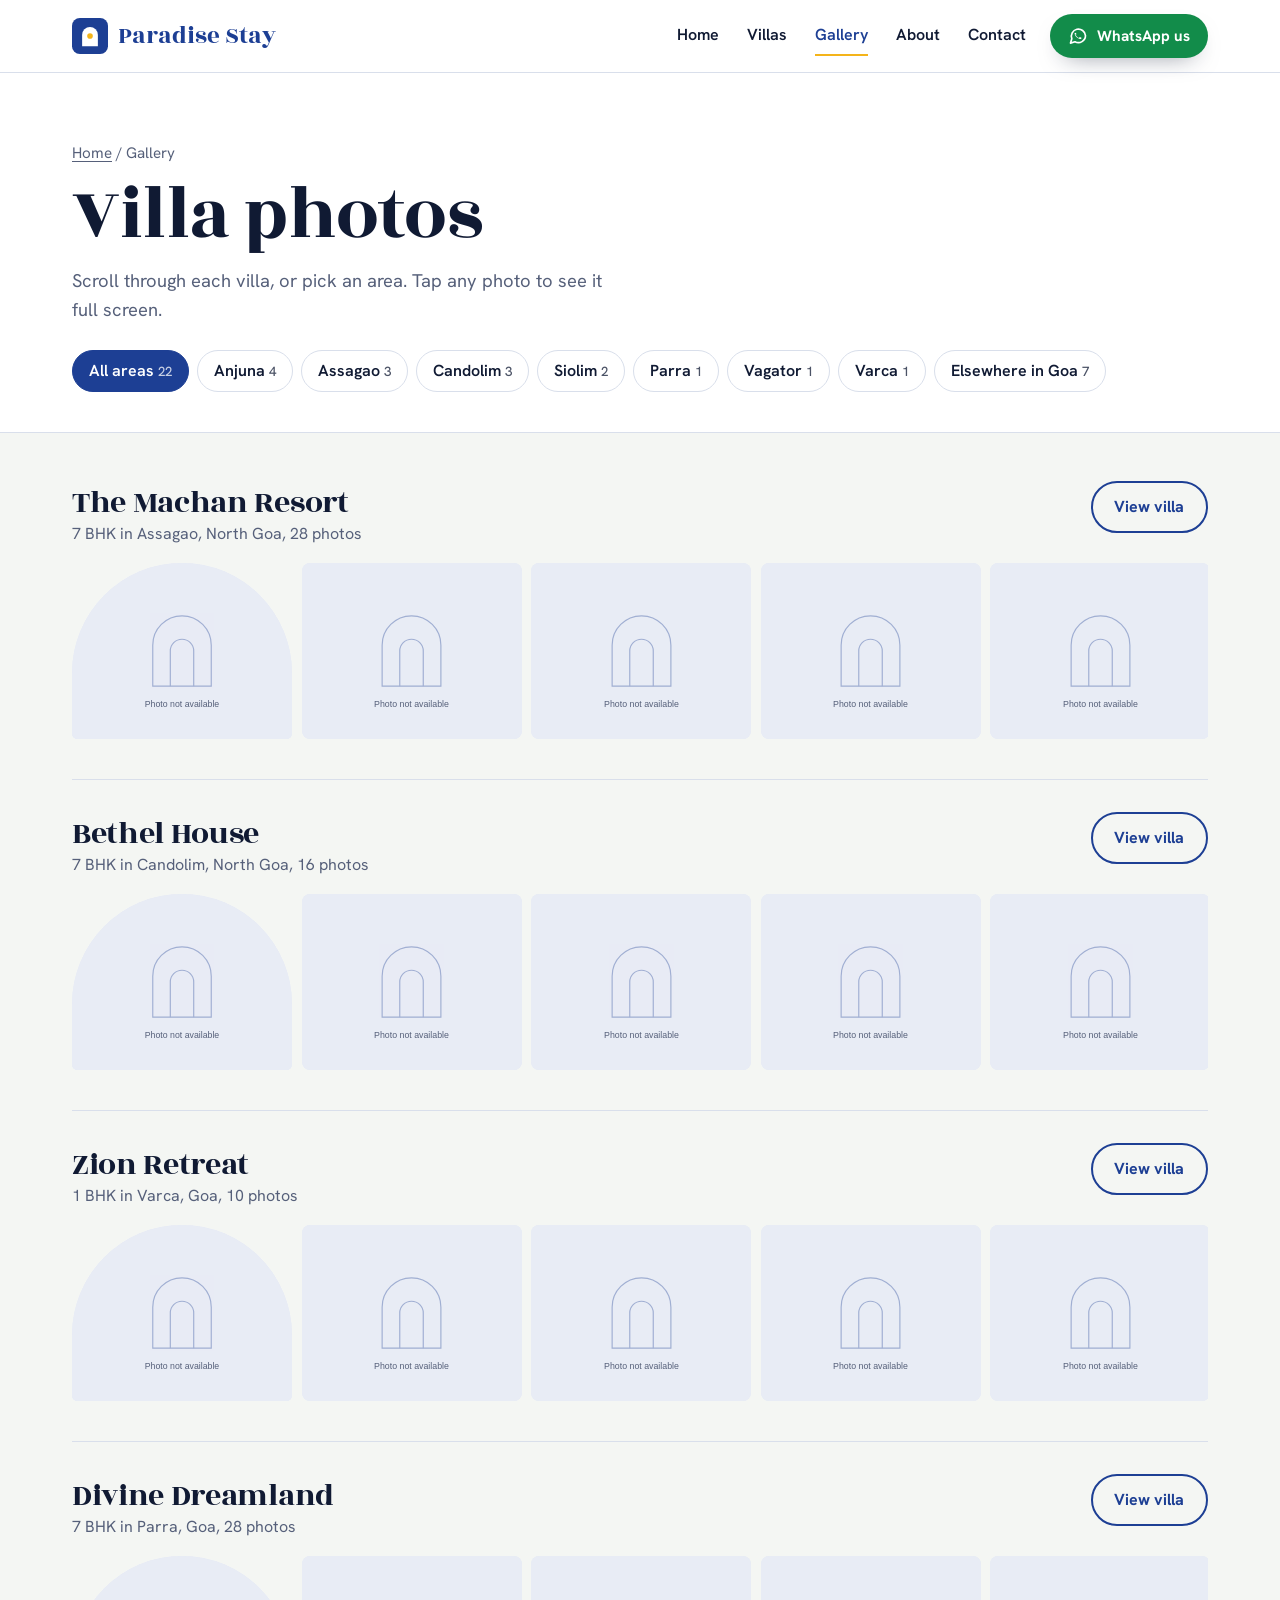
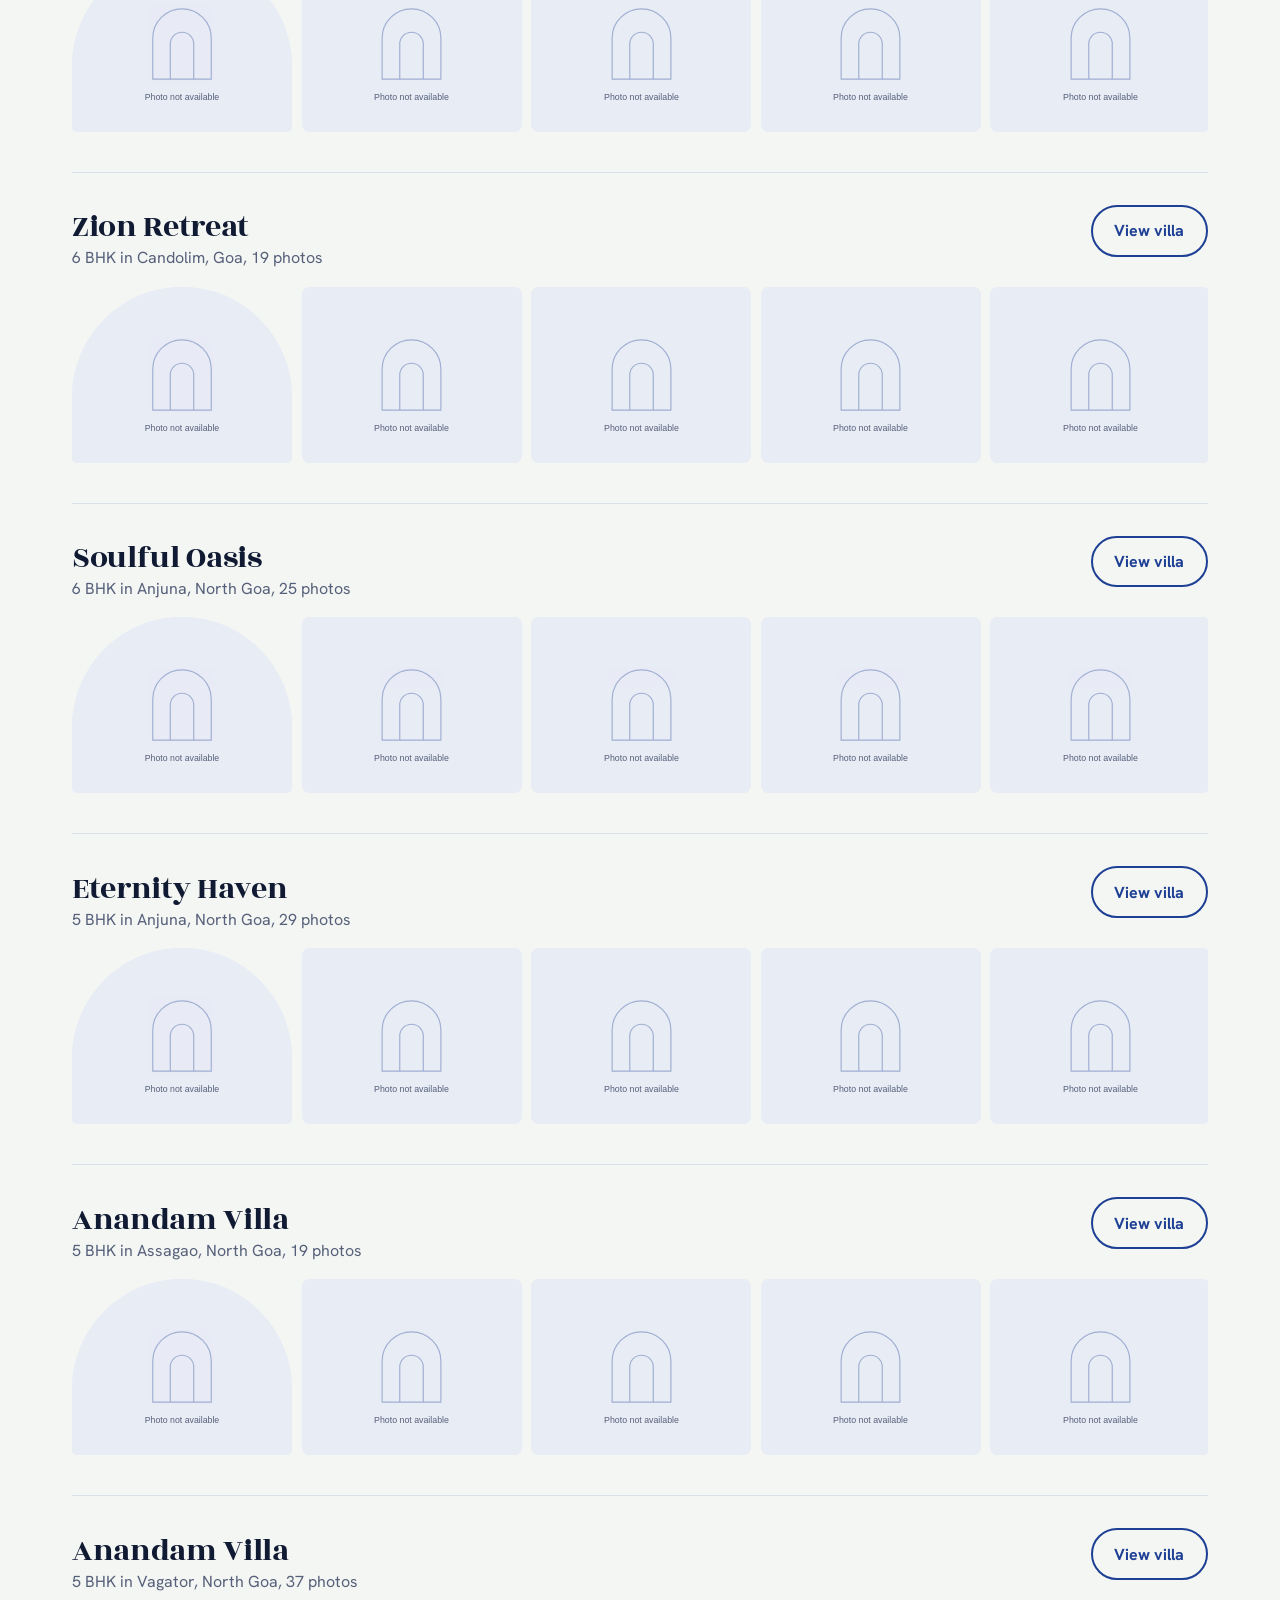
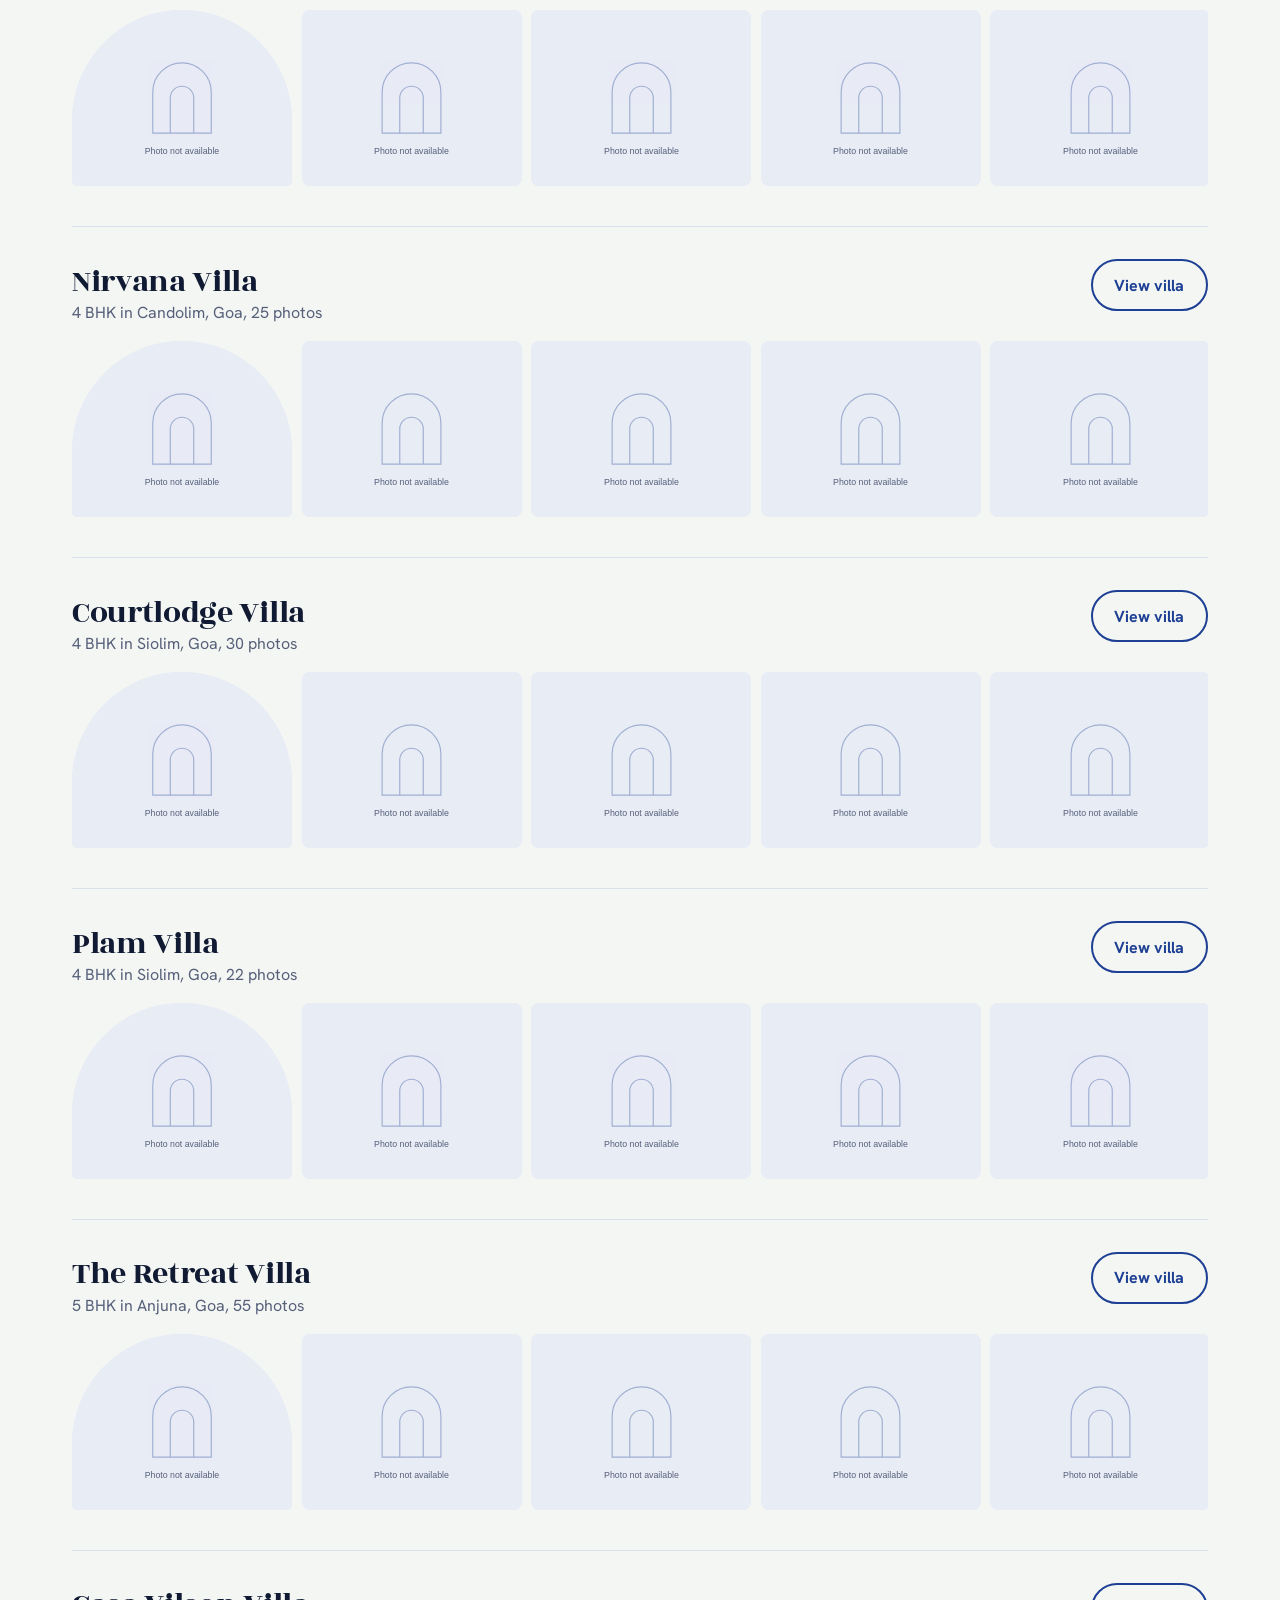
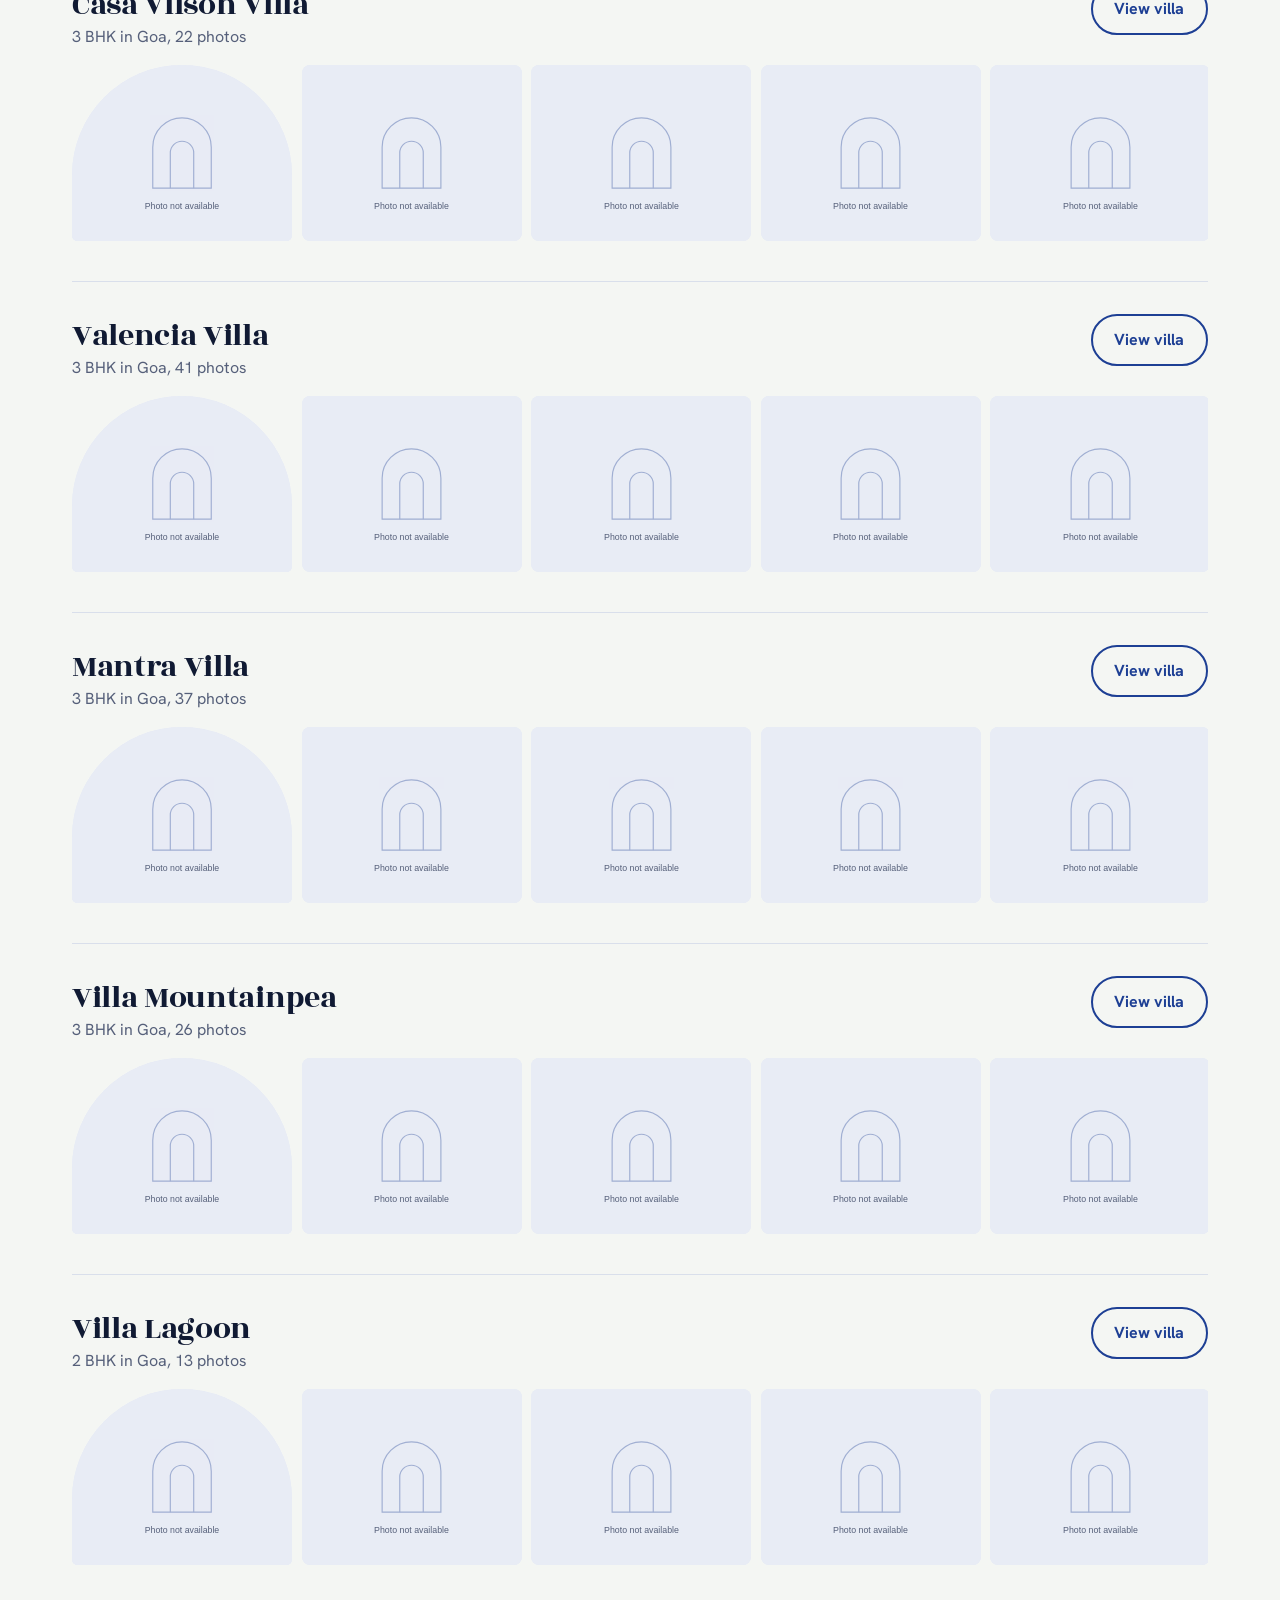
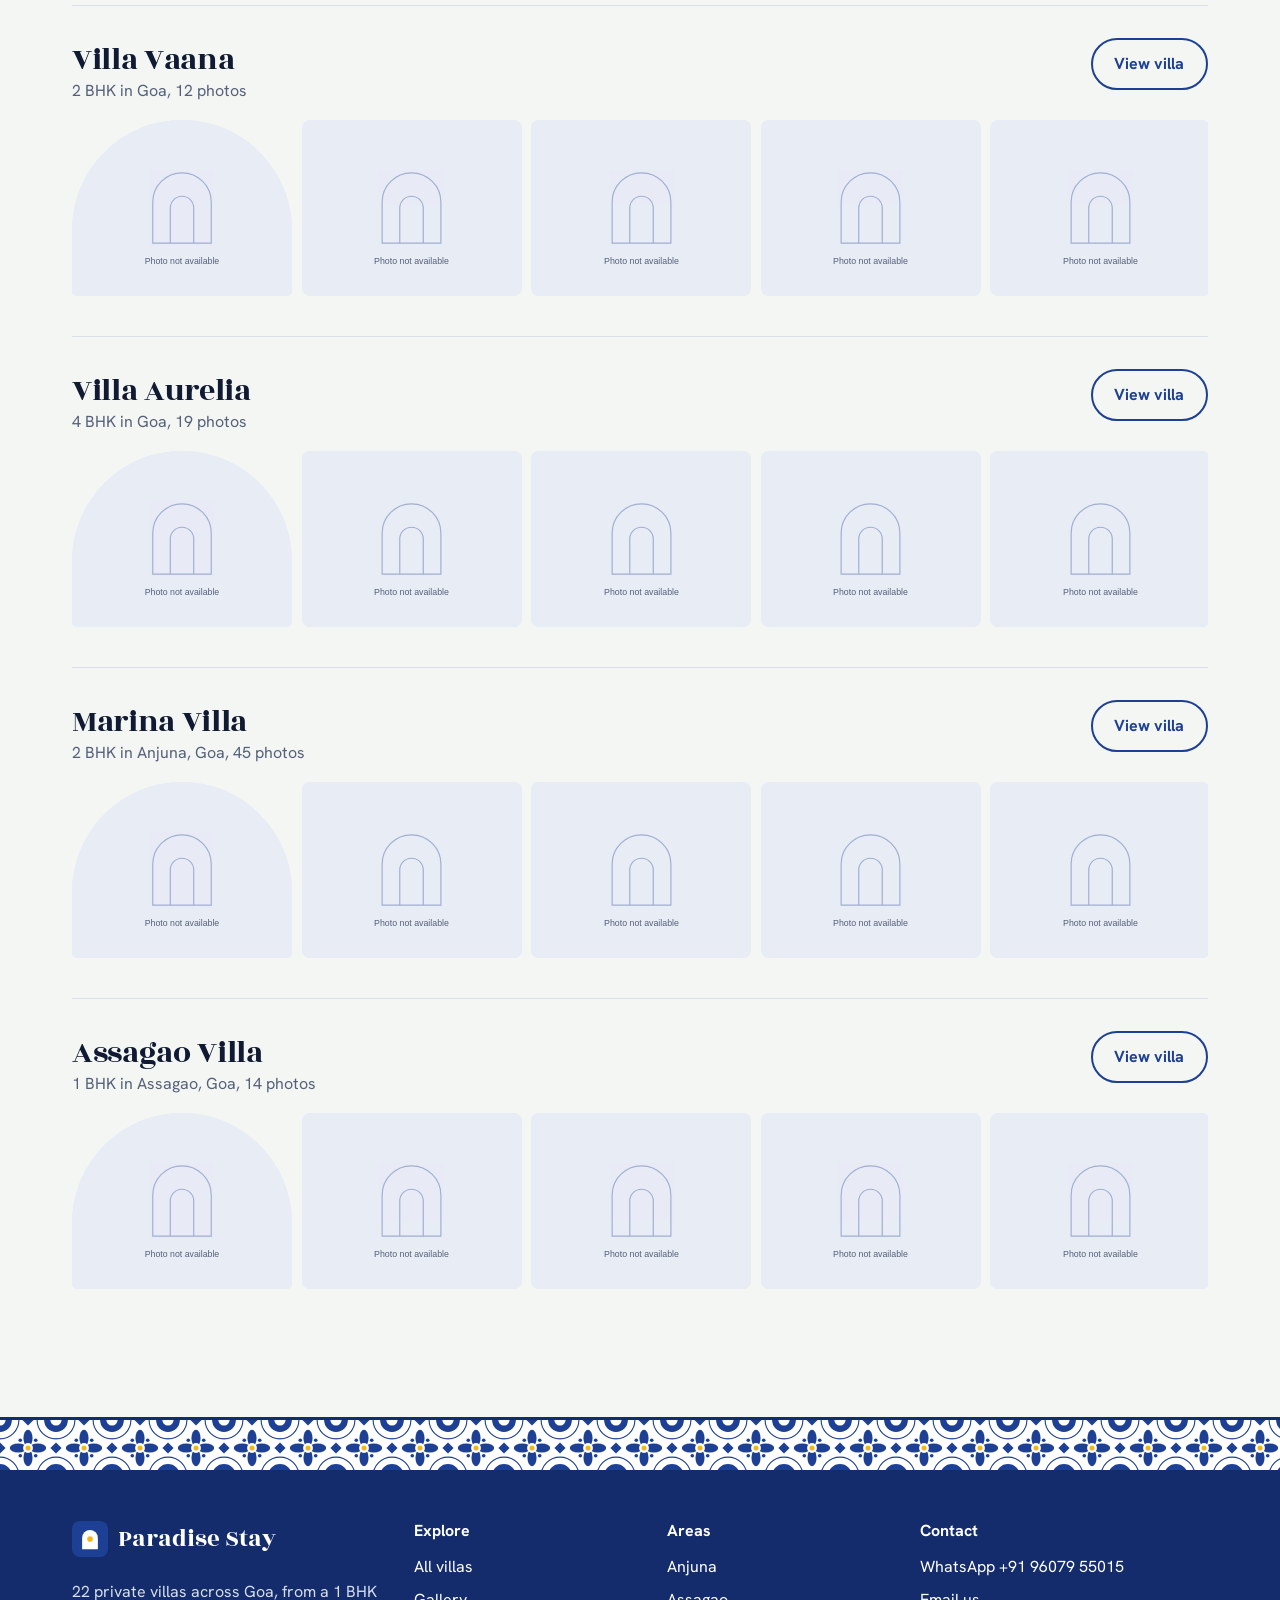
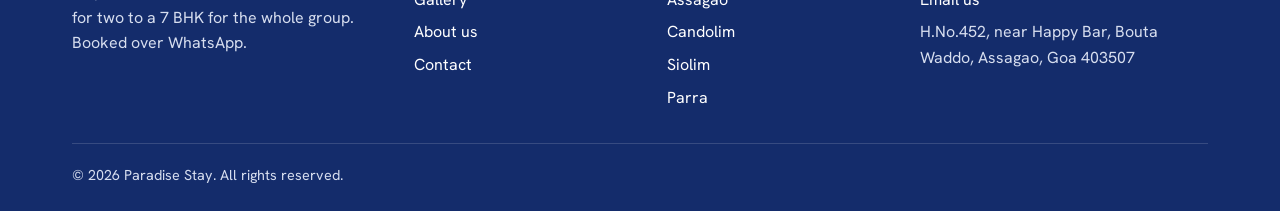
<file: our-gallery.html>
<!DOCTYPE html>
<html lang="en">
<head>
  <meta charset="utf-8">
  <meta name="robots" content="noindex">
  <title>Paradise Stay</title>
  <meta http-equiv="refresh" content="0; url=gallery.html">
  <link rel="canonical" href="gallery.html">
  <script>location.replace("gallery.html");</script>
</head>
<body><p>This page has moved. <a href="gallery.html">Continue to Paradise Stay</a>.</p></body>
</html>
</file>
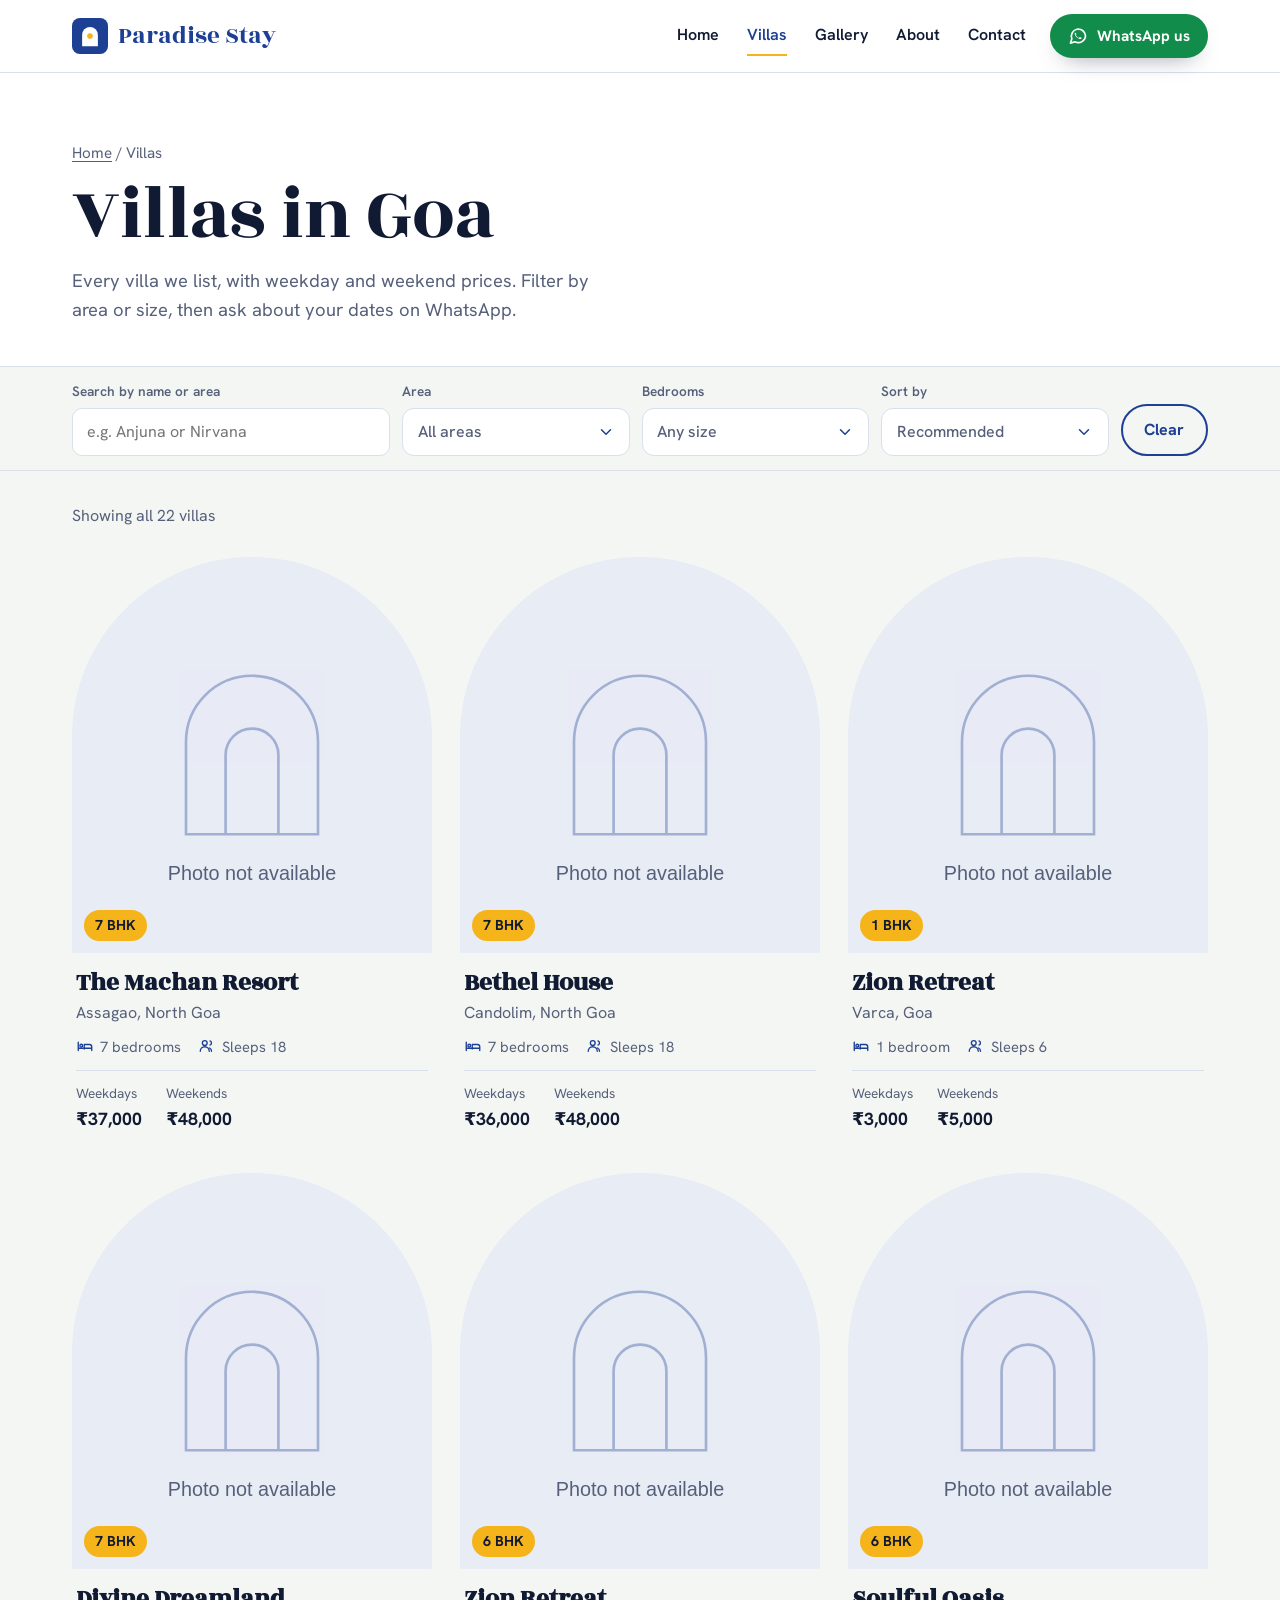
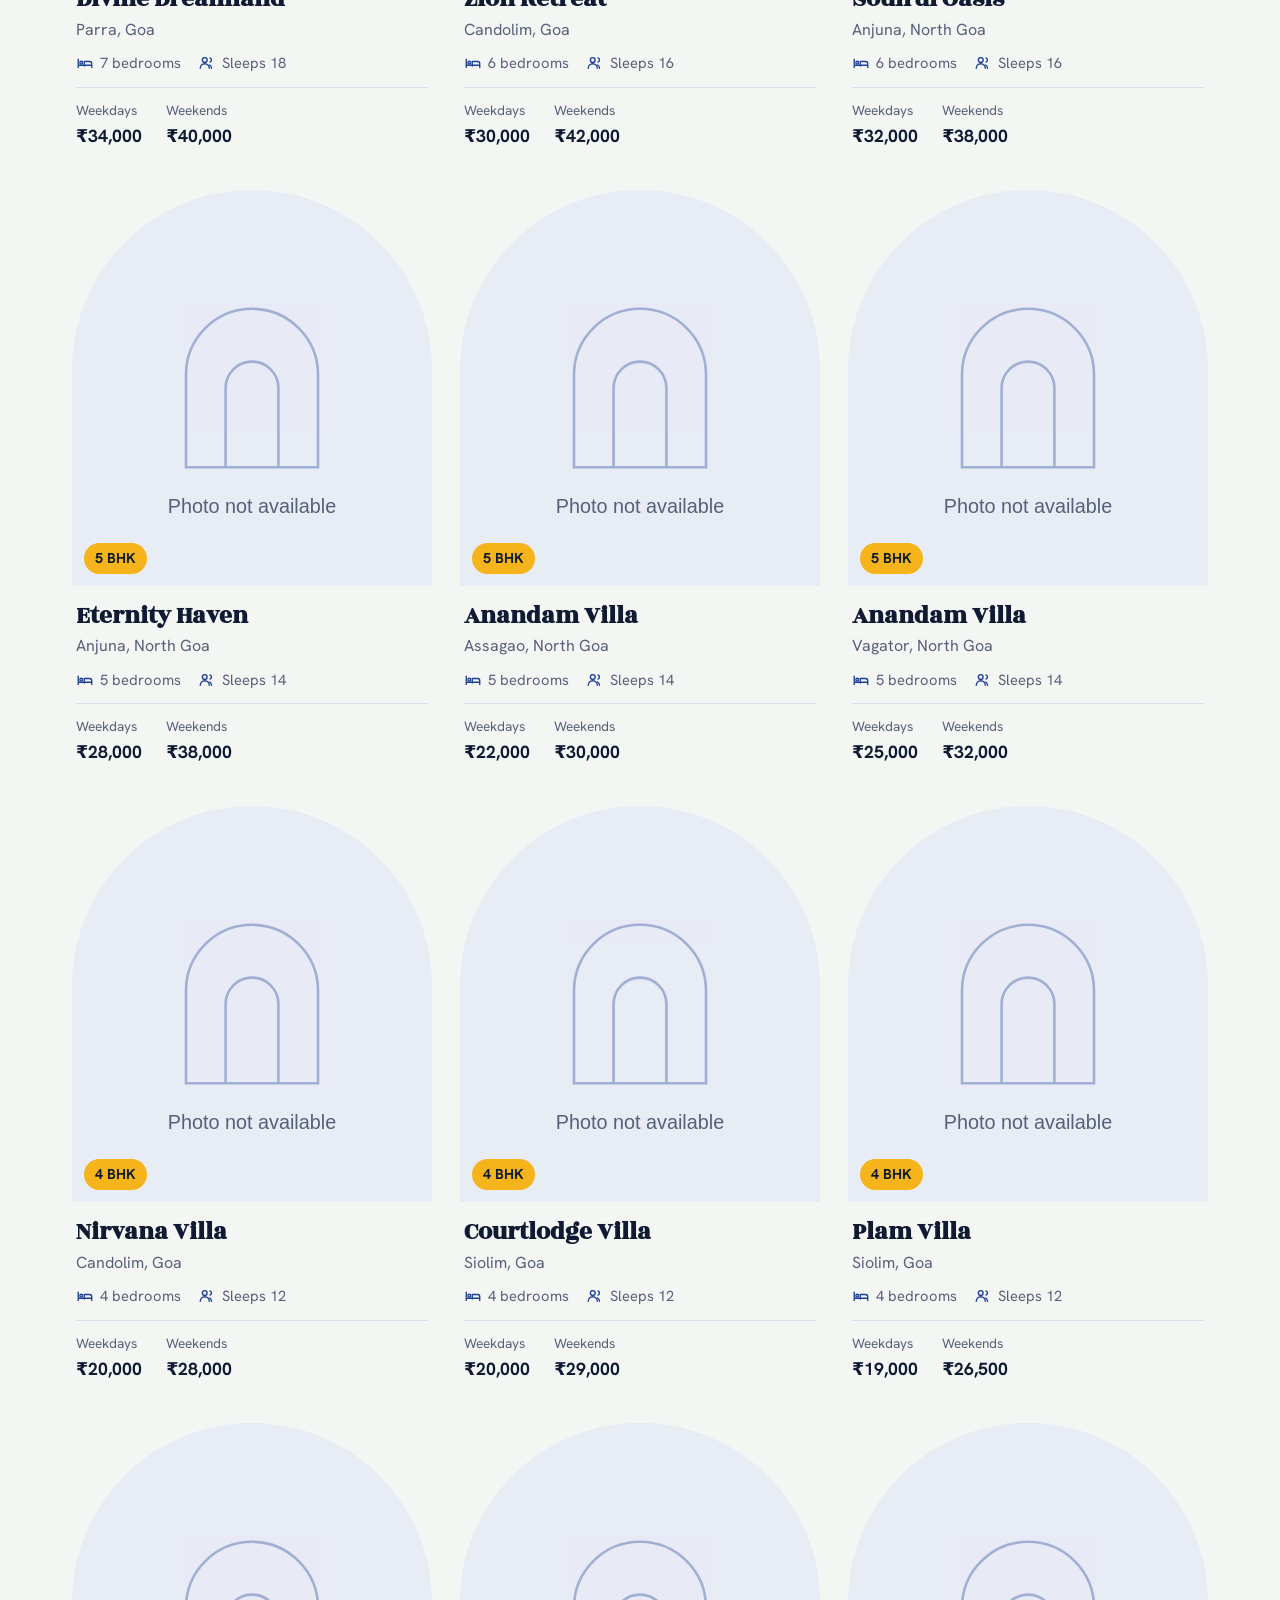
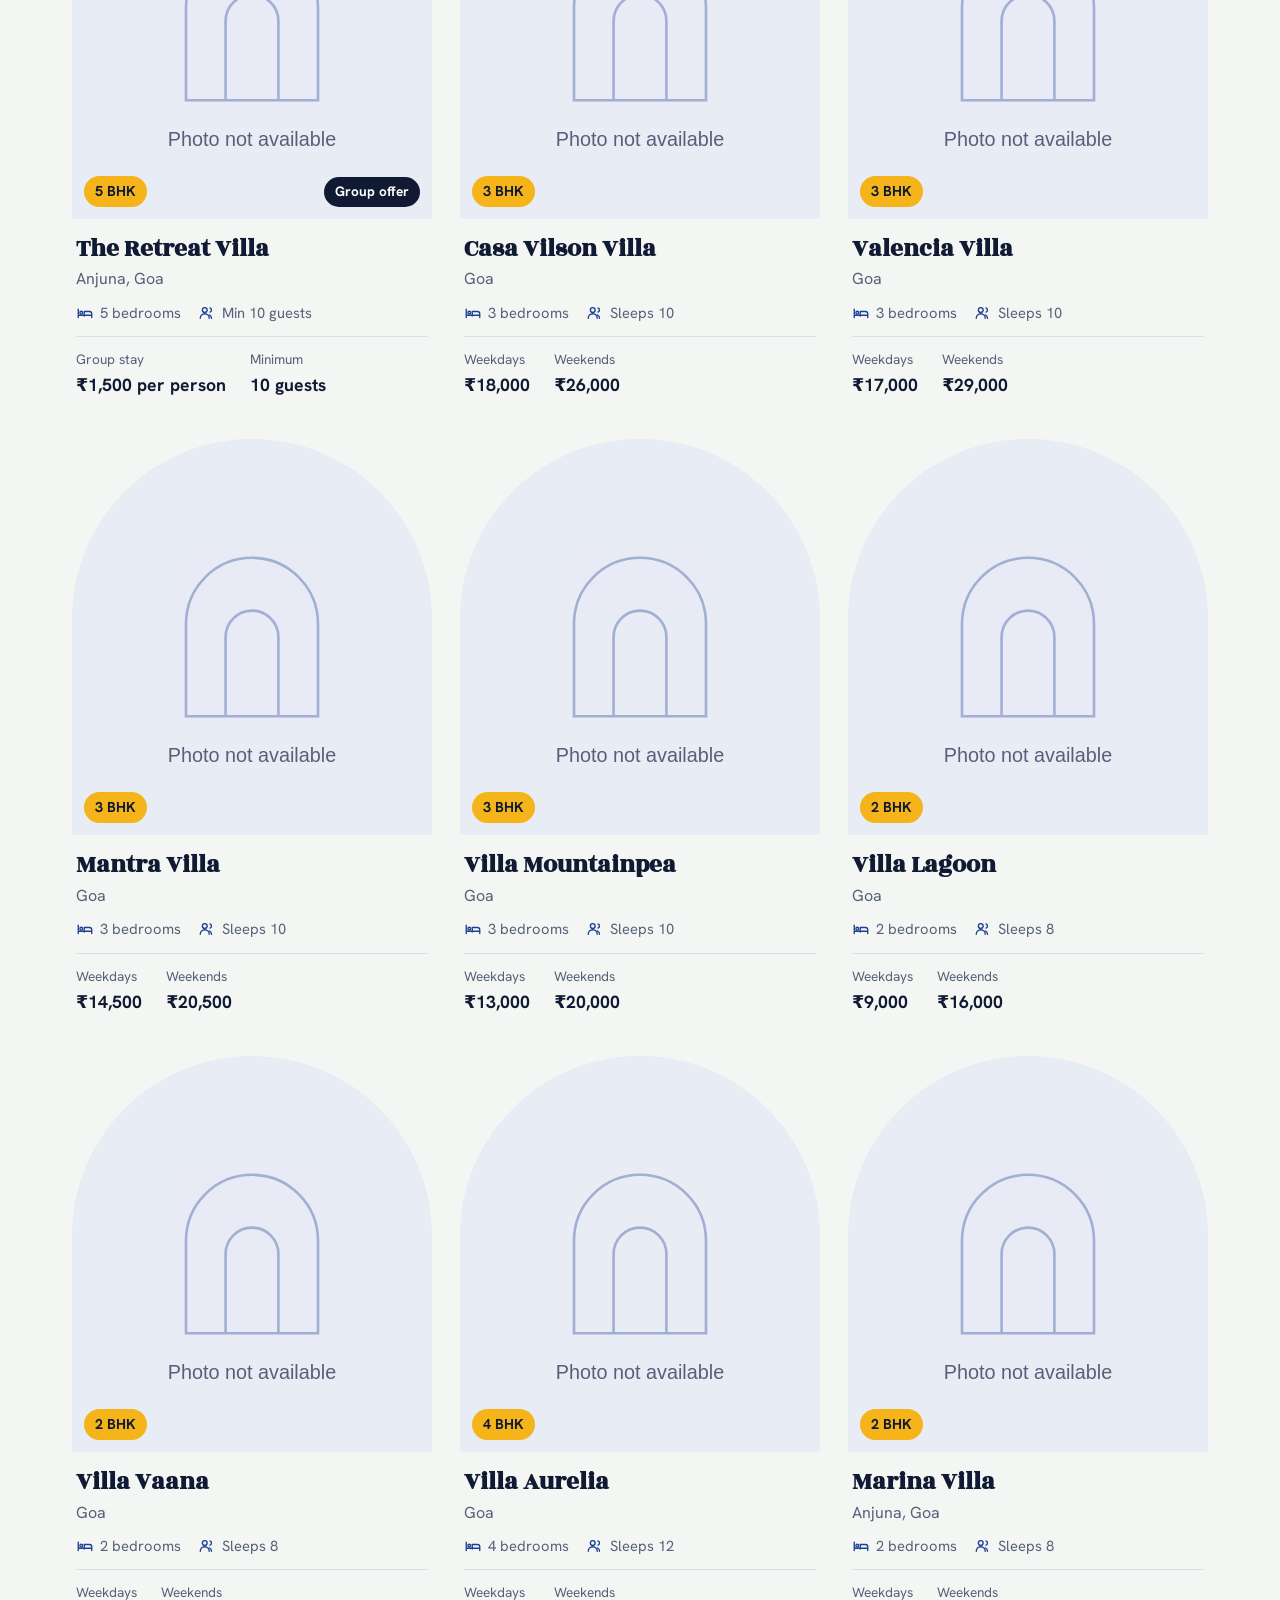
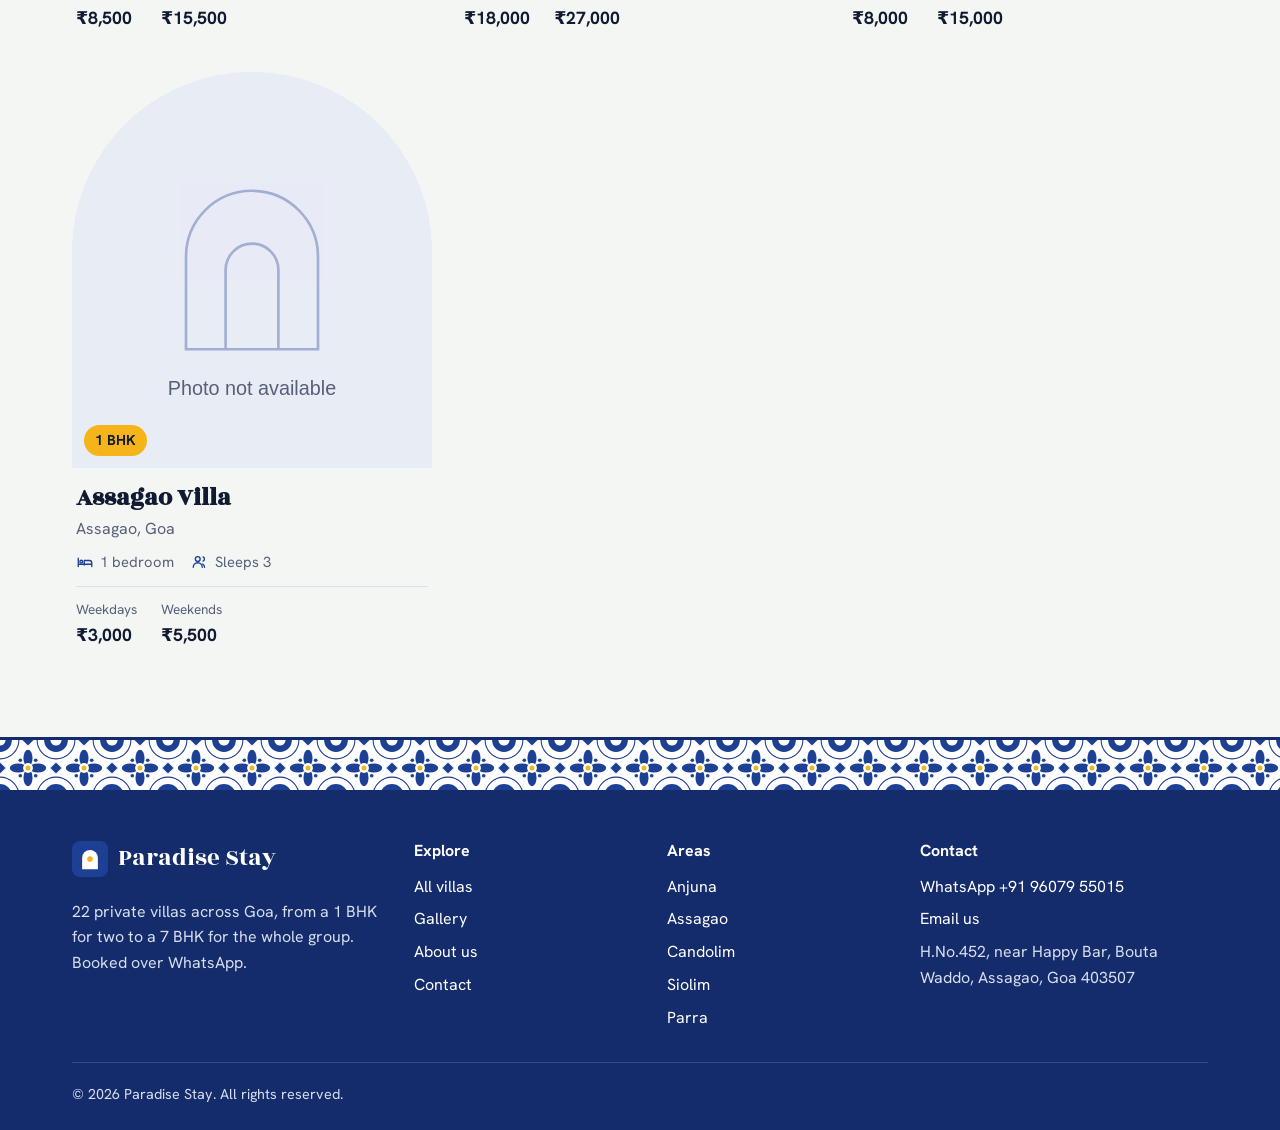
<file: villa-list.html>
<!DOCTYPE html>
<html lang="en">
<head>
  <meta charset="utf-8">
  <meta name="robots" content="noindex">
  <title>Paradise Stay</title>
  <meta http-equiv="refresh" content="0; url=villas.html">
  <link rel="canonical" href="villas.html">
  <script>(function(){var p=new URLSearchParams(location.search),n=new URLSearchParams();if(p.get("search"))n.set("q",p.get("search"));if(p.get("bhk"))n.set("bhk",p.get("bhk"));var q=n.toString();location.replace("villas.html"+(q?"?"+q:""));})();</script>
</head>
<body><p>This page has moved. <a href="villas.html">Continue to Paradise Stay</a>.</p></body>
</html>
</file>
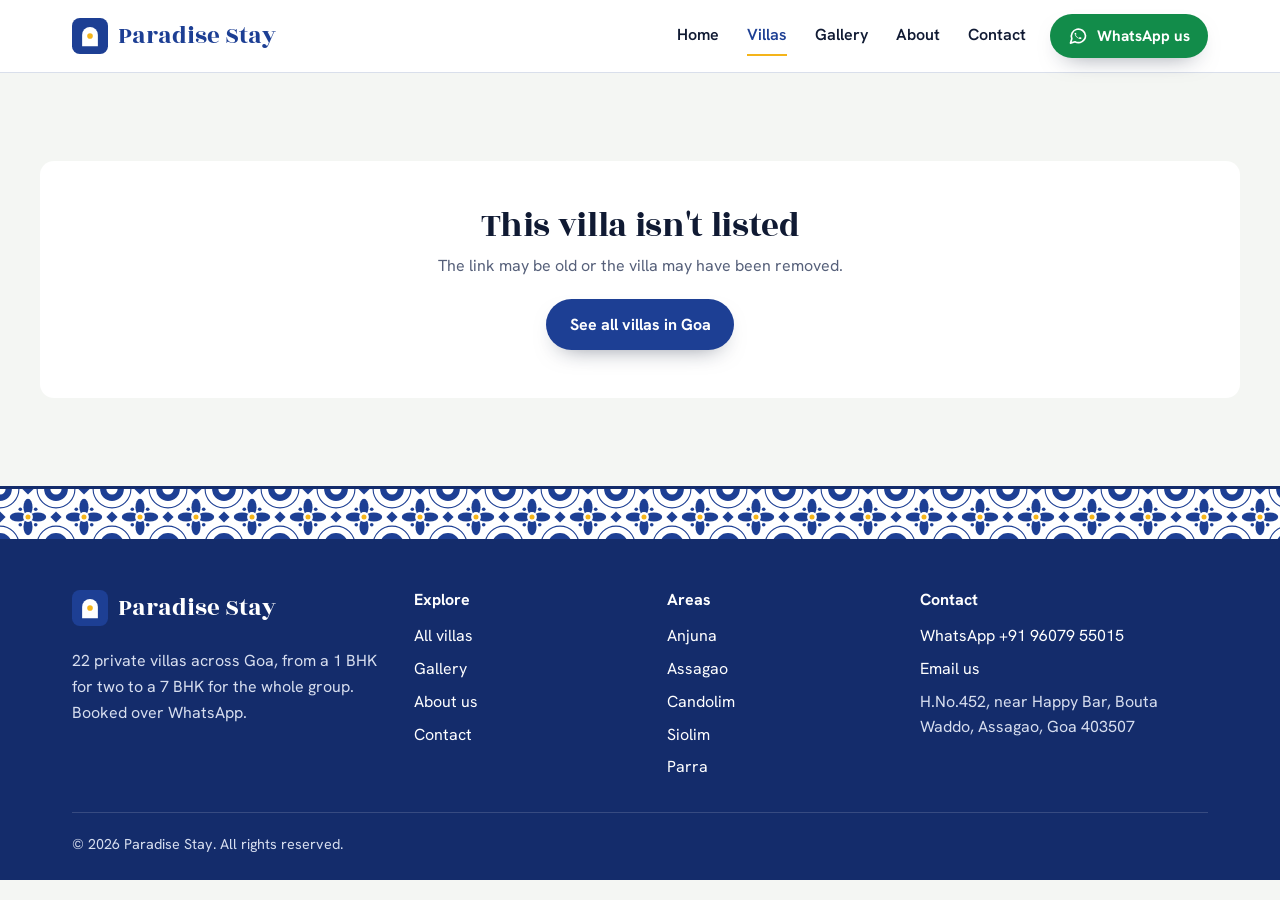
<file: villa-view.html>
<!DOCTYPE html>
<html lang="en">
<head>
  <meta charset="utf-8">
  <meta name="robots" content="noindex">
  <title>Paradise Stay</title>
  <meta http-equiv="refresh" content="0; url=villa.html">
  <link rel="canonical" href="villa.html">
  <script>location.replace("villa.html" + location.search + location.hash);</script>
</head>
<body><p>This page has moved. <a href="villa.html">Continue to Paradise Stay</a>.</p></body>
</html>
</file>
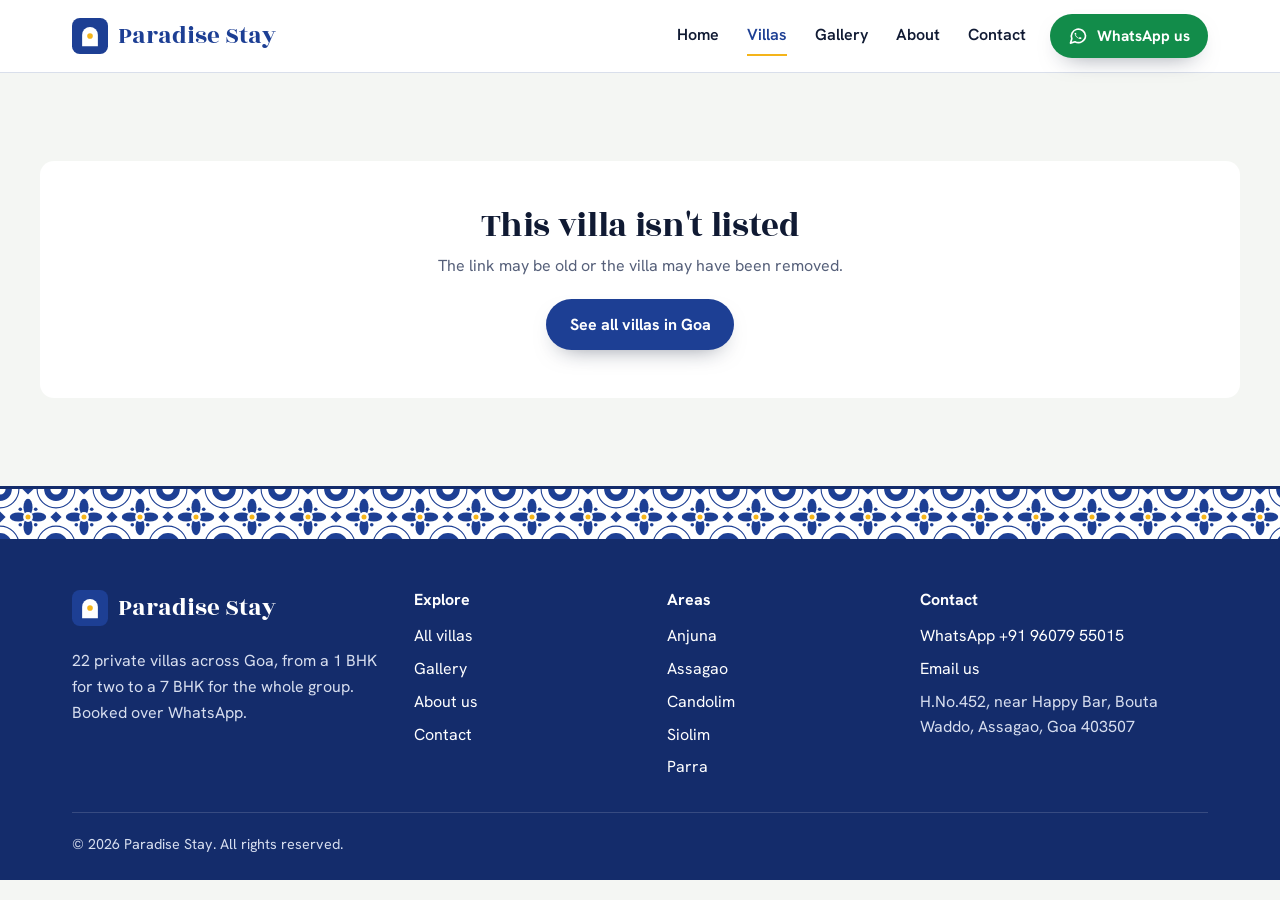
<file: villa.html>
<!DOCTYPE html>
<html lang="en">
<head>
  <meta charset="utf-8">
  <meta name="viewport" content="width=device-width, initial-scale=1">
  <title>Villa details | Paradise Stay</title>
  <meta name="description" content="Photos, prices, amenities and house rules for a Paradise Stay villa in Goa.">
  <meta name="theme-color" content="#1D3F94">
  <meta property="og:type" content="website">
  <meta property="og:title" content="Villa details | Paradise Stay">
  <meta property="og:description" content="Photos, prices, amenities and house rules for a Paradise Stay villa in Goa.">
  <link rel="icon" href="assets/img/favicon.svg" type="image/svg+xml">
  <link rel="preconnect" href="https://fonts.googleapis.com">
  <link rel="preconnect" href="https://fonts.gstatic.com" crossorigin>
  <link href="https://fonts.googleapis.com/css2?family=Hanken+Grotesk:wght@400;500;600;700&family=Rozha+One&display=swap" rel="stylesheet">
  <link rel="stylesheet" href="assets/css/style.css">
</head>
<body data-page="villa">
  <a class="skip" href="#main">Skip to content</a>
  <header id="site-header" class="site-header"></header>
  <main id="main">
    <div id="villa">
      <noscript><div class="wrap section"><p>Please turn on JavaScript to see villa details, or message us on WhatsApp.</p></div></noscript>
    </div>
  </main>
  <footer id="site-footer" class="site-footer"></footer>
  <script src="assets/js/data.js"></script>
  <script src="assets/js/app.js"></script>
</body>
</html>
</file>
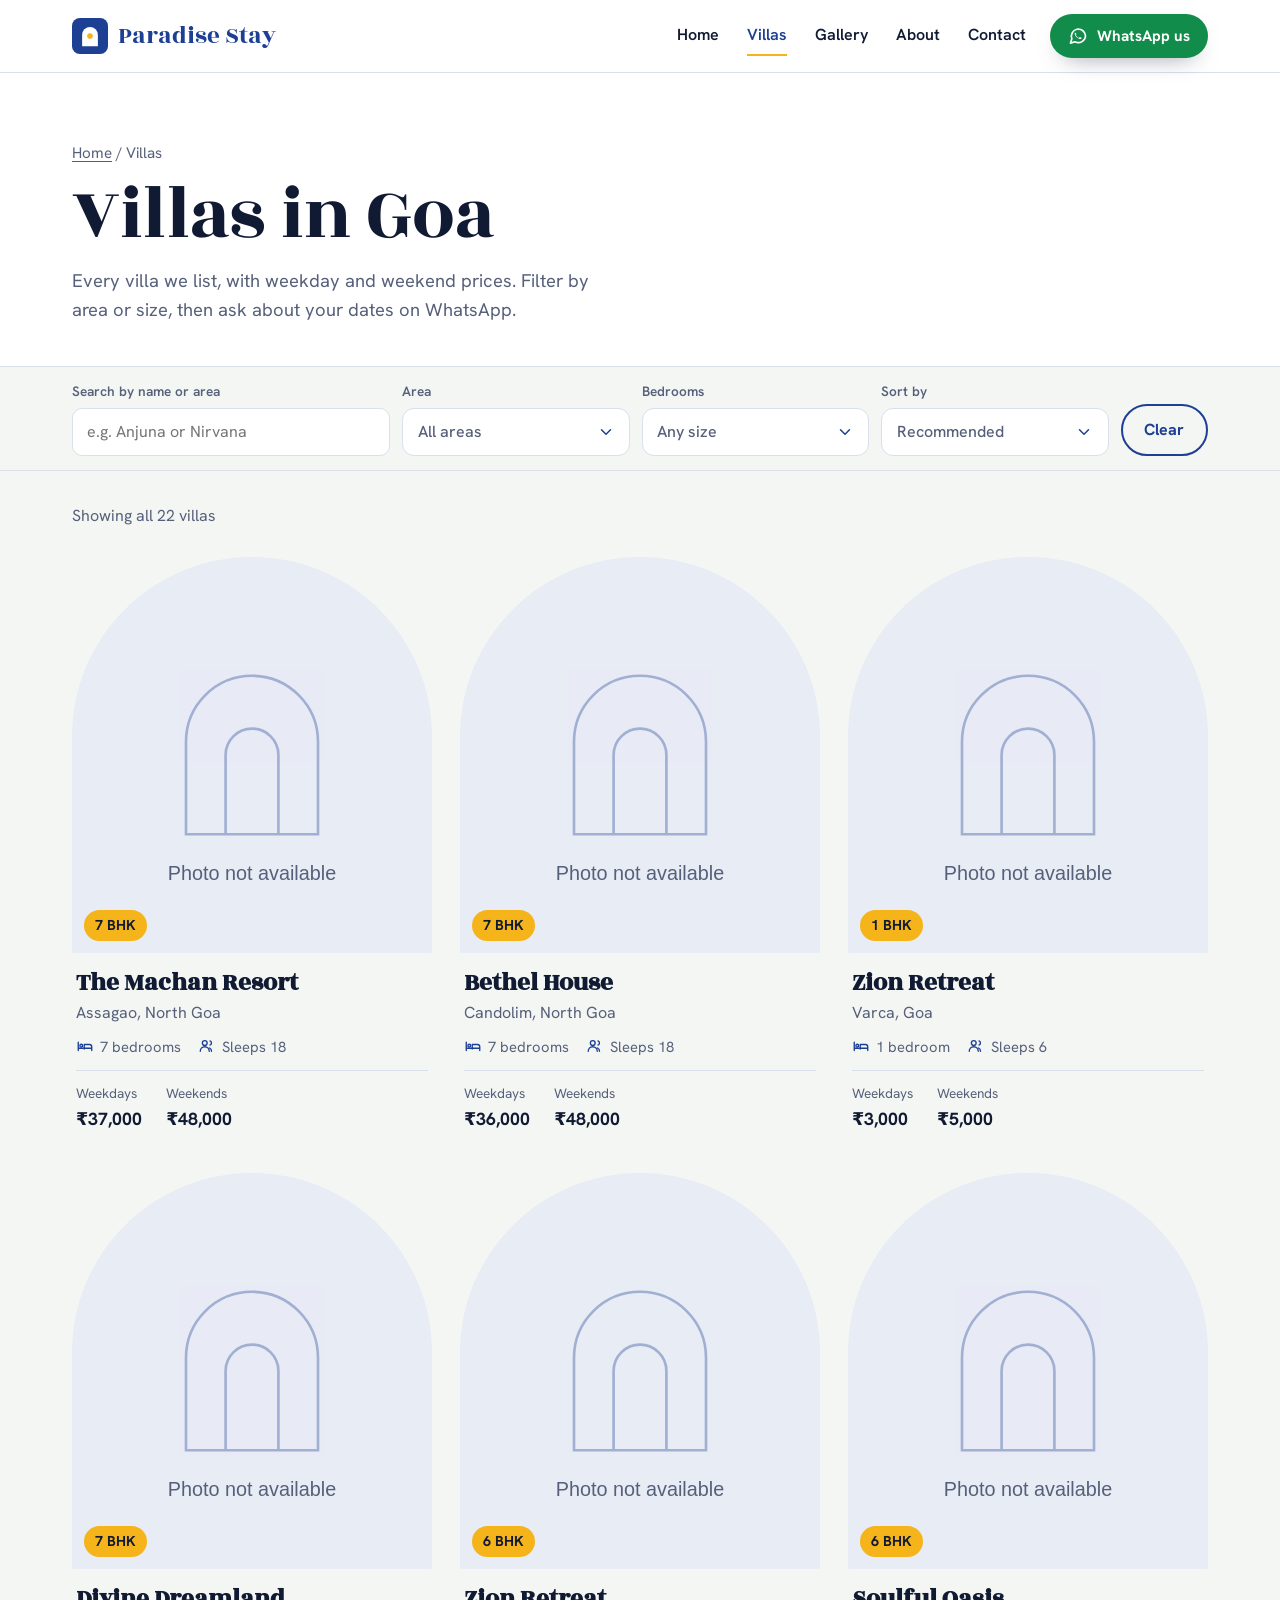
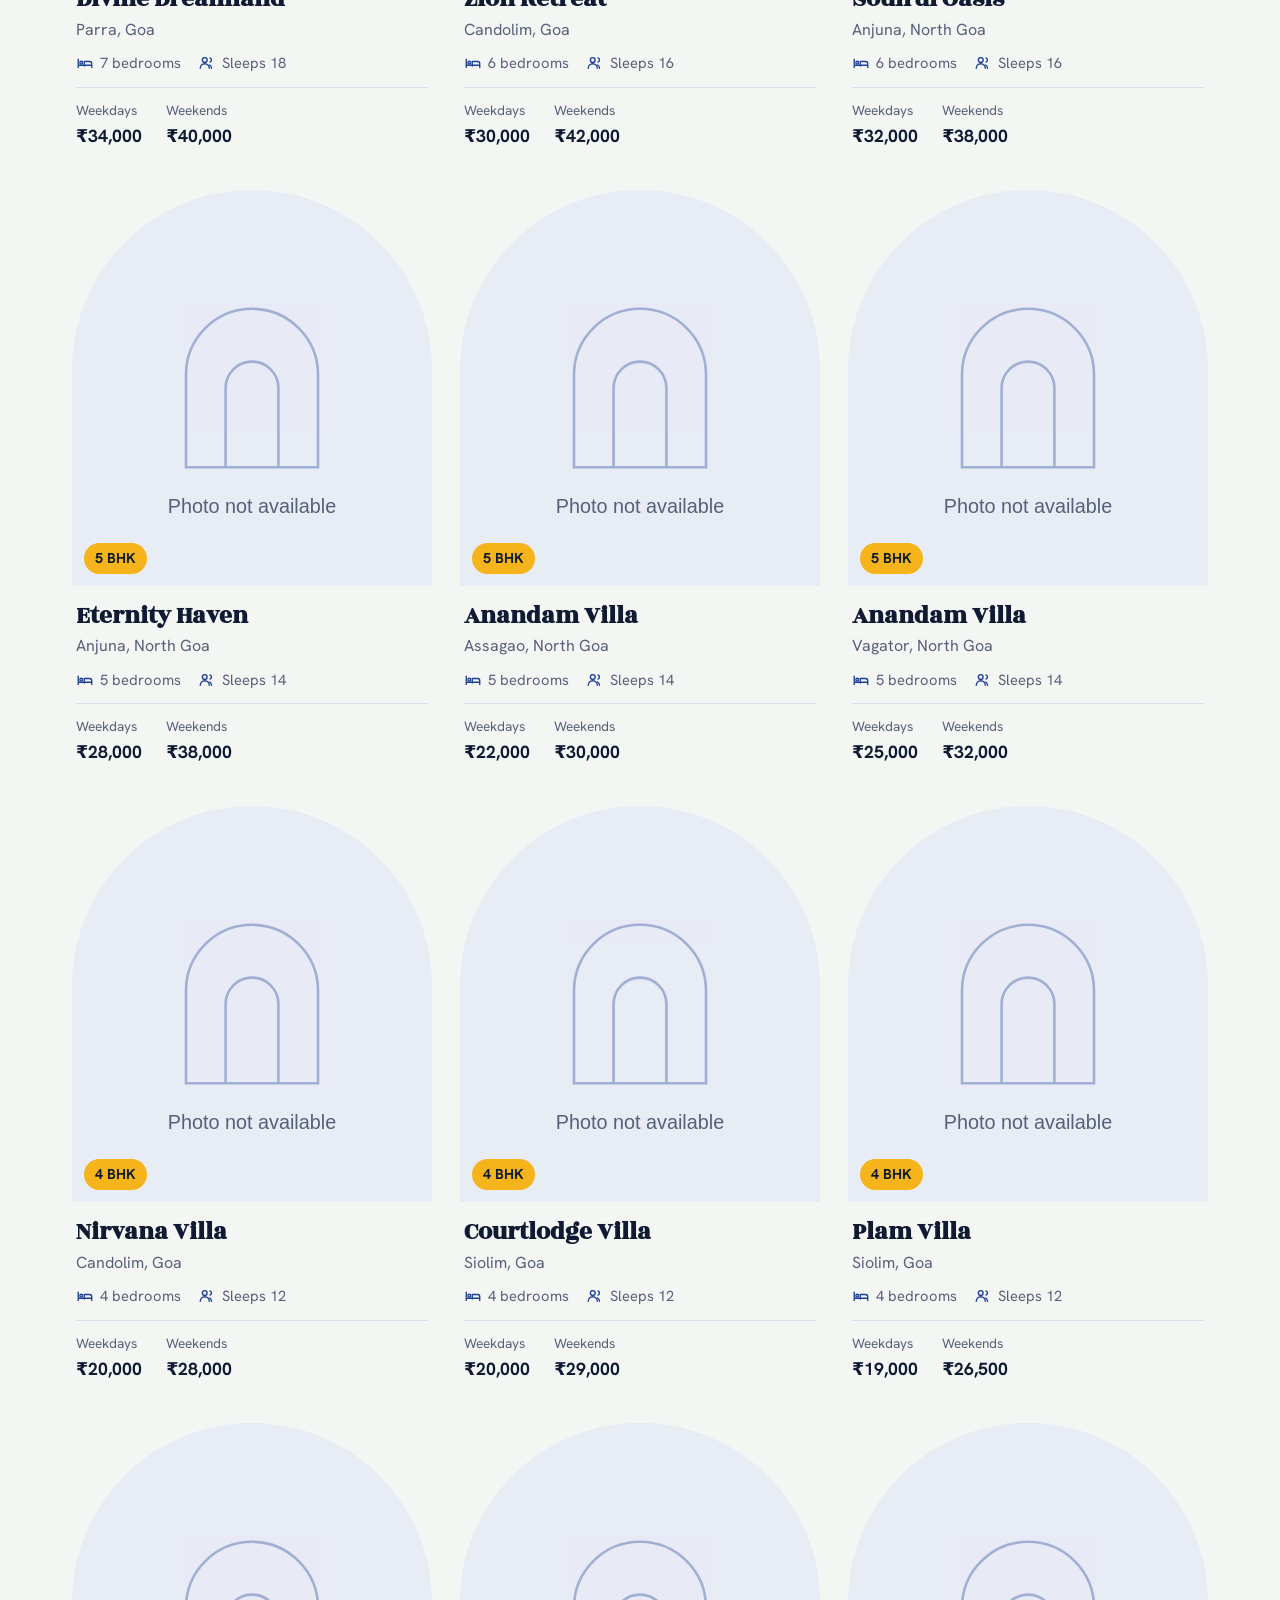
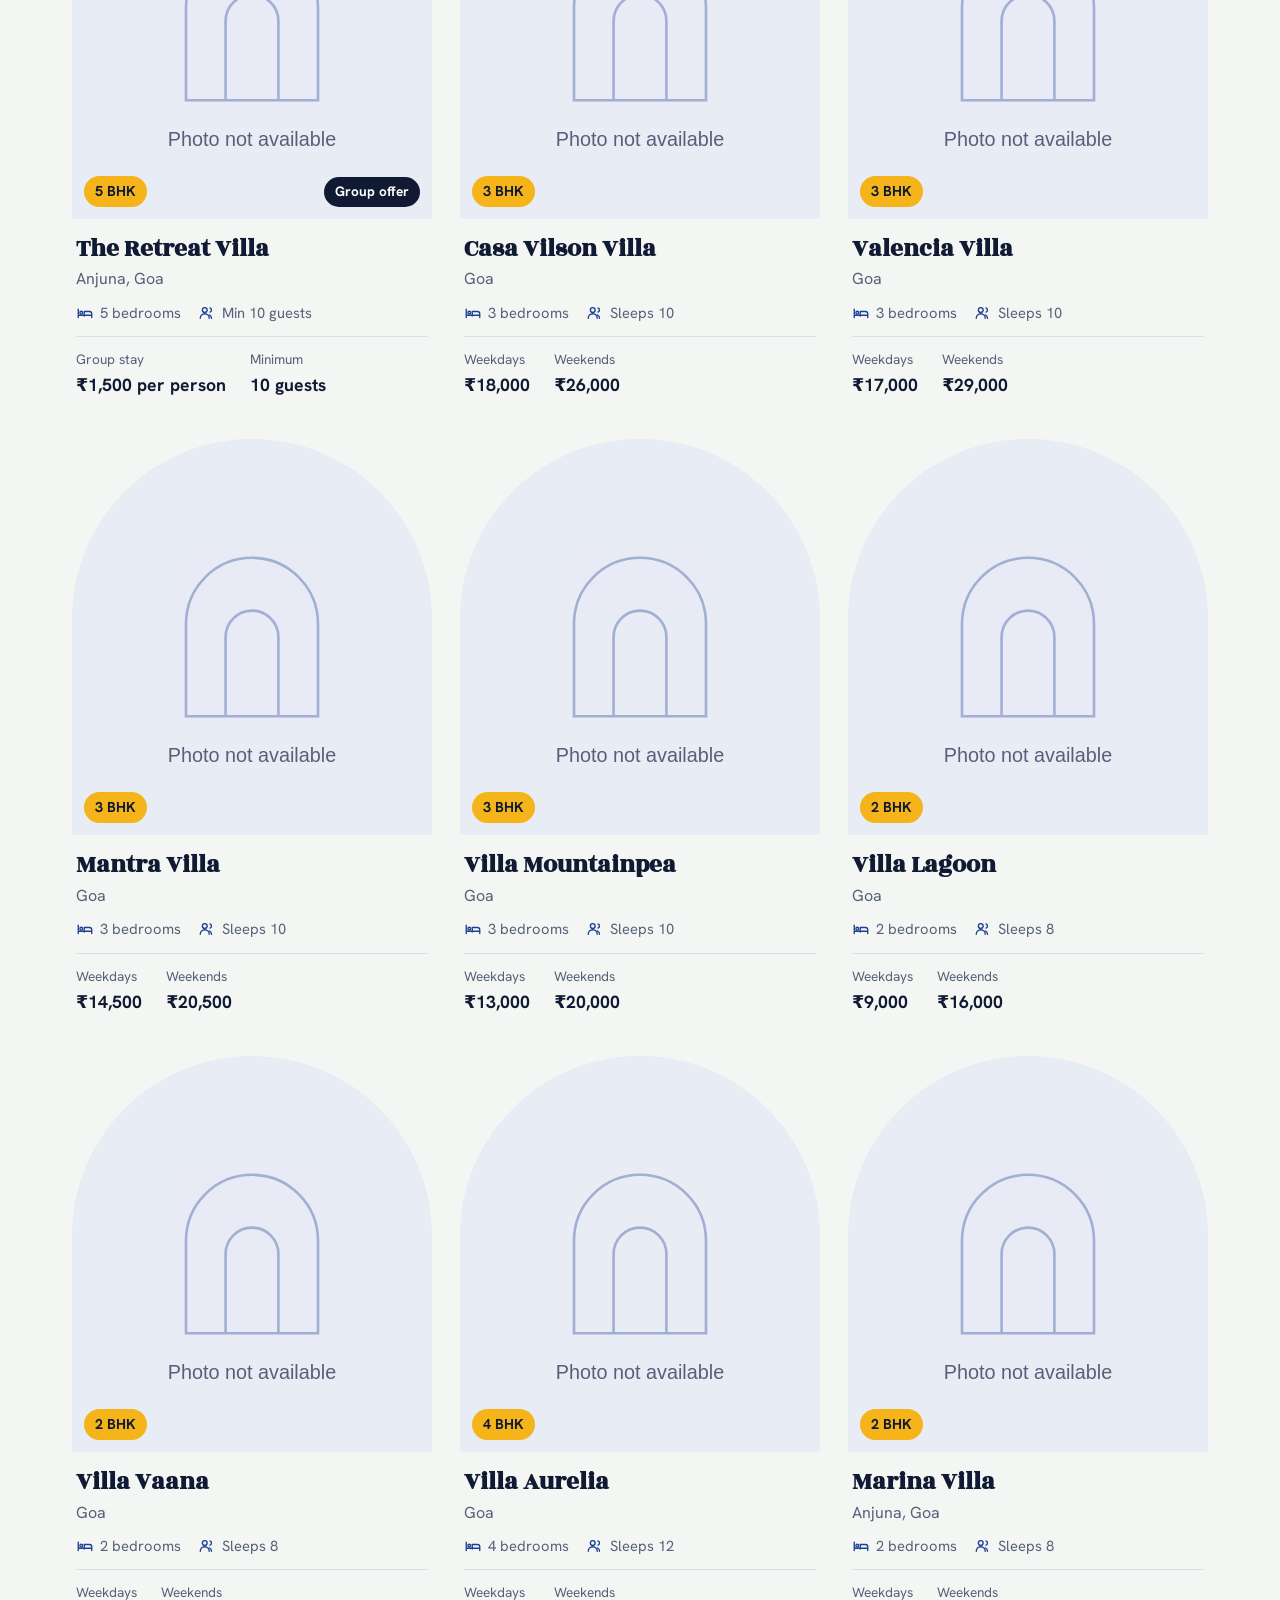
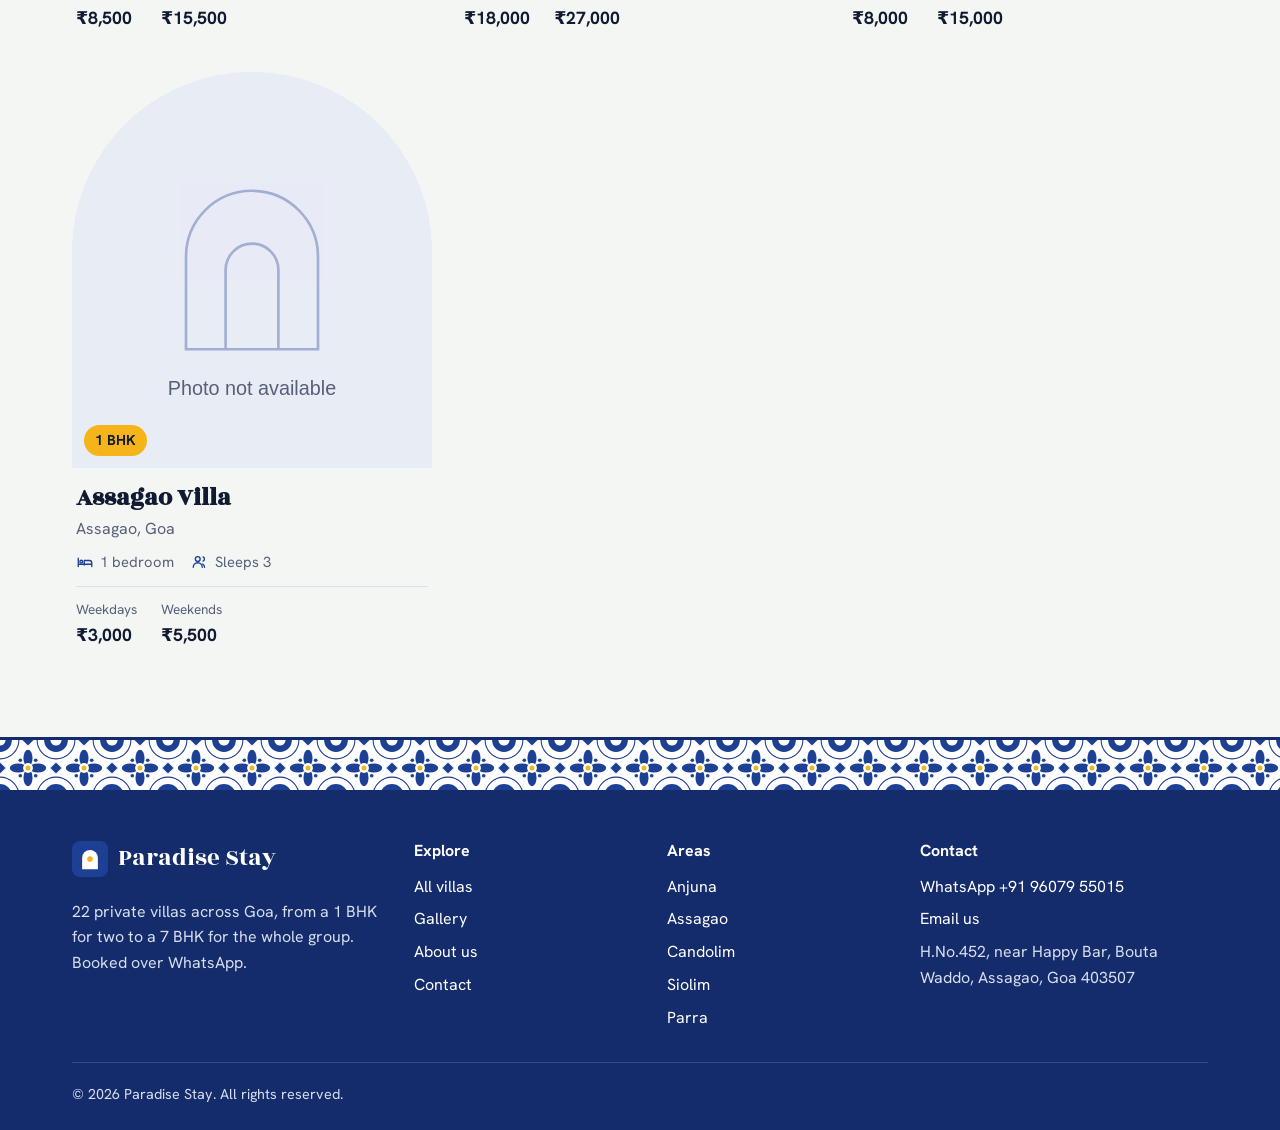
<file: villas.html>
<!DOCTYPE html>
<html lang="en">
<head>
  <meta charset="utf-8">
  <meta name="viewport" content="width=device-width, initial-scale=1">
  <title>Villas in Goa | Paradise Stay</title>
  <meta name="description" content="Browse every Paradise Stay villa in Goa. Filter by area and bedrooms, compare weekday and weekend prices.">
  <meta name="theme-color" content="#1D3F94">
  <meta property="og:type" content="website">
  <meta property="og:title" content="Villas in Goa | Paradise Stay">
  <meta property="og:description" content="Browse every Paradise Stay villa in Goa. Filter by area and bedrooms, compare weekday and weekend prices.">
  <link rel="icon" href="assets/img/favicon.svg" type="image/svg+xml">
  <link rel="preconnect" href="https://fonts.googleapis.com">
  <link rel="preconnect" href="https://fonts.gstatic.com" crossorigin>
  <link href="https://fonts.googleapis.com/css2?family=Hanken+Grotesk:wght@400;500;600;700&family=Rozha+One&display=swap" rel="stylesheet">
  <link rel="stylesheet" href="assets/css/style.css">
</head>
<body data-page="villas">
  <a class="skip" href="#main">Skip to content</a>
  <header id="site-header" class="site-header"></header>
  <main id="main">
    <section class="page-head">
      <div class="wrap">
        <p class="crumbs"><a href="index.html">Home</a> / Villas</p>
        <h1>Villas in Goa</h1>
        <p class="lede">Every villa we list, with weekday and weekend prices. Filter by area or size, then ask about your dates on WhatsApp.</p>
      </div>
    </section>
    <div class="filters">
      <div class="wrap">
        <form id="filters" role="search">
          <div class="field field-search"><label for="f-q">Search by name or area</label><input id="f-q" type="search" placeholder="e.g. Anjuna or Nirvana" autocomplete="off"></div>
          <div class="field"><label for="f-area">Area</label><select id="f-area"></select></div>
          <div class="field"><label for="f-bhk">Bedrooms</label><select id="f-bhk"></select></div>
          <div class="field"><label for="f-sort">Sort by</label>
            <select id="f-sort">
              <option value="">Recommended</option>
              <option value="price-asc">Price: low to high</option>
              <option value="price-desc">Price: high to low</option>
              <option value="bhk-desc">Bedrooms: most first</option>
              <option value="bhk-asc">Bedrooms: fewest first</option>
            </select>
          </div>
          <button type="button" class="btn btn-ghost" data-clear>Clear</button>
        </form>
      </div>
    </div>
    <section class="section" style="padding-top:2rem">
      <div class="wrap">
        <div class="results-bar"><p id="result-count" aria-live="polite"></p></div>
        <div class="grid" id="villa-grid"></div>
        <div class="empty" id="empty" hidden>
          <h2>No villas match these filters</h2>
          <p>Try another area or bedroom count, or clear the filters to see every villa.</p>
          <button class="btn btn-primary" type="button" data-clear>Clear filters</button>
        </div>
      </div>
    </section>
  </main>
  <footer id="site-footer" class="site-footer"></footer>
  <script src="assets/js/data.js"></script>
  <script src="assets/js/app.js"></script>
</body>
</html>
</file>
<file: assets/css/style.css>
/* Paradise Stay — design tokens
   Inspired by Goa's Indo-Portuguese houses: limewashed walls, azulejo tiles,
   cobalt shutters and mango-yellow facades. */
:root {
  --wash: #F4F6F3;
  --white: #FFFFFF;
  --cobalt: #1D3F94;
  --cobalt-deep: #142C6B;
  --ink: #101A33;
  --muted: #56607A;
  --line: #D9DFEB;
  --mango: #F4B41A;
  --mango-soft: #FFF2C9;
  --wa: #128C4A;
  --wa-hover: #0E7A3F;

  --display: "Rozha One", "Georgia", "Times New Roman", serif;
  --body: "Hanken Grotesk", "Segoe UI", system-ui, -apple-system, sans-serif;

  --wrap: 1200px;
  --gutter: clamp(1rem, 4vw, 2rem);
  --radius: 14px;
  --arch: 999px 999px var(--radius) var(--radius);
}

*, *::before, *::after { box-sizing: border-box; }
html { -webkit-text-size-adjust: 100%; scroll-behavior: smooth; }
@media (prefers-reduced-motion: reduce) {
  html { scroll-behavior: auto; }
  *, *::before, *::after { transition: none !important; animation: none !important; }
}
body {
  margin: 0;
  font-family: var(--body);
  font-size: 1rem;
  line-height: 1.6;
  color: var(--ink);
  background: var(--wash);
}
img { display: block; max-width: 100%; }
a { color: var(--cobalt); text-underline-offset: 3px; }
a:hover { color: var(--cobalt-deep); }
button, input, select, textarea { font: inherit; color: inherit; }
:focus-visible { outline: 3px solid var(--mango); outline-offset: 2px; border-radius: 4px; }
.sr-only { position: absolute; width: 1px; height: 1px; overflow: hidden; clip: rect(0 0 0 0); white-space: nowrap; }

h1, h2, .display {
  font-family: var(--display);
  font-weight: 400;
  letter-spacing: -0.01em;
  margin: 0;
  color: var(--ink);
}
h1 { font-size: clamp(2.5rem, 6.2vw, 4.75rem); line-height: 1.02; }
h2 { font-size: clamp(1.75rem, 3.6vw, 2.6rem); line-height: 1.1; }
h3 { font-size: 1.15rem; line-height: 1.3; margin: 0; font-weight: 700; }
p { margin: 0; }

.wrap { width: 100%; max-width: var(--wrap); margin: 0 auto; padding: 0 var(--gutter); }
.section { padding: clamp(3rem, 7vw, 5.5rem) 0; }
.section-head { display: flex; align-items: end; justify-content: space-between; gap: 1rem; flex-wrap: wrap; margin-bottom: 2rem; }
.section-head p { color: var(--muted); max-width: 52ch; margin-top: .5rem; }
.lede { font-size: 1.15rem; color: var(--muted); max-width: 54ch; }

/* ---------- Buttons ---------- */
.btn {
  display: inline-flex; align-items: center; justify-content: center; gap: .55rem;
  min-height: 48px; padding: .7rem 1.35rem;
  border: 2px solid transparent; border-radius: 999px;
  font-weight: 700; font-size: 1rem; text-decoration: none; cursor: pointer;
  transition: background-color .15s, color .15s, border-color .15s;
}
.btn-primary { background: var(--cobalt); color: var(--white); }
.btn-primary:hover { background: var(--cobalt-deep); color: var(--white); }
.btn-wa { background: var(--wa); color: var(--white); }
.btn-wa:hover { background: var(--wa-hover); color: var(--white); }
.btn-ghost { background: transparent; color: var(--cobalt); border-color: var(--cobalt); }
.btn-ghost:hover { background: var(--cobalt); color: var(--white); }
.btn-mango { background: var(--ink); color: var(--white); }
.btn-mango:hover { background: var(--cobalt-deep); color: var(--white); }
.btn svg { width: 20px; height: 20px; flex: none; }
.btn-block { width: 100%; }

/* ---------- Header ---------- */
.site-header { position: sticky; top: 0; z-index: 40; background: var(--white); border-bottom: 1px solid var(--line); }
.site-header .wrap { display: flex; align-items: center; gap: 1.5rem; min-height: 72px; }
.brand { display: inline-flex; align-items: center; gap: .6rem; text-decoration: none; color: var(--ink); }
.brand-mark { width: 36px; height: 36px; flex: none; }
.brand-name { font-family: var(--display); font-size: 1.55rem; line-height: 1; color: var(--cobalt); }
.nav { display: flex; gap: 1.75rem; margin-left: auto; }
.nav a { color: var(--ink); text-decoration: none; font-weight: 600; padding: .4rem 0; border-bottom: 2px solid transparent; }
.nav a:hover { color: var(--cobalt); }
.nav a[aria-current="page"] { color: var(--cobalt); border-bottom-color: var(--mango); }
.header-cta { min-height: 42px; padding: .5rem 1rem; font-size: .95rem; }
.menu-btn { display: none; margin-left: auto; width: 46px; height: 46px; border: 1px solid var(--line); background: var(--white); border-radius: 12px; cursor: pointer; }
.menu-btn span, .menu-btn span::before, .menu-btn span::after { display: block; width: 20px; height: 2px; background: var(--ink); margin: 0 auto; position: relative; content: ""; }
.menu-btn span::before { position: absolute; top: -6px; }
.menu-btn span::after { position: absolute; top: 6px; }
@media (max-width: 860px) {
  .menu-btn { display: block; }
  .nav { display: none; position: absolute; left: 0; right: 0; top: 100%; background: var(--white); border-bottom: 1px solid var(--line); flex-direction: column; gap: 0; padding: .5rem var(--gutter) 1rem; margin: 0; }
  .nav.open { display: flex; }
  .nav a { padding: .85rem 0; border-bottom: 1px solid var(--line); }
  .nav a[aria-current="page"] { border-bottom-color: var(--line); color: var(--cobalt); }
  .header-cta { display: none; }
}

/* ---------- Tile band (signature) ---------- */
.tiles { background: url("../img/tile.svg") 0 0 / 80px 80px repeat; }
.tile-band { height: 56px; border-top: 3px solid var(--cobalt); border-bottom: 3px solid var(--cobalt); background-size: 56px 56px; }

/* ---------- Hero ---------- */
.hero { background: var(--white); }
.hero .wrap { display: grid; grid-template-columns: 1.1fr .9fr; gap: clamp(2rem, 5vw, 4.5rem); align-items: center; padding-top: clamp(2.5rem, 6vw, 4.5rem); padding-bottom: clamp(2.5rem, 6vw, 4.5rem); }
.hero h1 { max-width: 13ch; }
.hero .lede { margin-top: 1.25rem; }
.hero-visual { position: relative; padding: 28px 28px 0 0; }
.hero-visual .tiles { position: absolute; inset: 0 0 64px 56px; border-radius: var(--arch); border: 3px solid var(--cobalt); }
.hero-arch { position: relative; display: block; border-radius: var(--arch); overflow: hidden; aspect-ratio: 4 / 5; background: #E8ECF5; border: 6px solid var(--white); box-shadow: 0 0 0 2px var(--cobalt); }
.hero-arch img { width: 100%; height: 100%; object-fit: cover; }
.hero-caption { position: absolute; left: -12px; bottom: 28px; background: var(--mango); color: var(--ink); padding: .7rem 1rem; border-radius: 10px; max-width: 75%; text-decoration: none; line-height: 1.3; }
.hero-caption strong { display: block; font-family: var(--display); font-weight: 400; font-size: 1.2rem; }
.hero-caption span { font-size: .9rem; }
.hero-caption:hover { color: var(--ink); background: #FFC53D; }
@media (max-width: 860px) {
  .hero .wrap { grid-template-columns: 1fr; }
  .hero-visual { max-width: 420px; width: 100%; margin: 0 auto; }
}

/* ---------- Search form ---------- */
.search { margin-top: 2rem; display: grid; grid-template-columns: 1fr 1fr auto; gap: .75rem; padding: .75rem; background: var(--wash); border: 2px solid var(--cobalt); border-radius: 20px; max-width: 620px; }
.field { display: flex; flex-direction: column; gap: .3rem; min-width: 0; }
.field label { font-size: .85rem; font-weight: 600; color: var(--muted); }
.field input, .field select, .field textarea {
  width: 100%; min-height: 48px; padding: .6rem .85rem;
  border: 1px solid var(--line); border-radius: 10px; background: var(--white);
}
.field textarea { min-height: 120px; resize: vertical; }
.field input:focus, .field select:focus, .field textarea:focus { outline: 2px solid var(--cobalt); outline-offset: 0; border-color: var(--cobalt); }
.search .field label { padding-left: .25rem; }
.search .btn { align-self: end; }
@media (max-width: 560px) { .search { grid-template-columns: 1fr; } .search .btn { width: 100%; } }

/* ---------- Area index ---------- */
.areas { display: flex; flex-wrap: wrap; gap: .5rem 2rem; list-style: none; margin: 0; padding: 0; }
.areas a { font-family: var(--display); font-size: clamp(1.6rem, 3.4vw, 2.4rem); color: var(--ink); text-decoration: none; line-height: 1.25; border-bottom: 3px solid transparent; }
.areas a:hover { color: var(--cobalt); border-bottom-color: var(--mango); }
.areas sup { font-family: var(--body); font-size: .95rem; font-weight: 700; color: var(--cobalt); margin-left: .25rem; vertical-align: super; }

/* ---------- Villa cards ---------- */
.grid { display: grid; grid-template-columns: repeat(3, minmax(0, 1fr)); gap: 2.5rem 1.75rem; }
@media (max-width: 980px) { .grid { grid-template-columns: repeat(2, minmax(0, 1fr)); } }
@media (max-width: 600px) { .grid { grid-template-columns: 1fr; } }
.card { display: flex; flex-direction: column; text-decoration: none; color: var(--ink); }
.card-photo { position: relative; aspect-ratio: 4 / 4.4; border-radius: var(--arch); overflow: hidden; background: #E8ECF5; }
.card-photo img { width: 100%; height: 100%; object-fit: cover; transition: transform .4s ease; }
.card:hover .card-photo img { transform: scale(1.04); }
.card-bhk { position: absolute; left: 12px; bottom: 12px; background: var(--mango); color: var(--ink); font-weight: 700; font-size: .9rem; padding: .25rem .7rem; border-radius: 999px; }
.card-offer { position: absolute; right: 12px; bottom: 12px; background: var(--ink); color: var(--white); font-weight: 700; font-size: .85rem; padding: .25rem .7rem; border-radius: 999px; }
.card-body { padding: 1rem .25rem 0; }
.card-name { font-family: var(--display); font-size: 1.55rem; line-height: 1.15; }
.card:hover .card-name { color: var(--cobalt); }
.card-loc { color: var(--muted); margin-top: .2rem; }
.card-prices { display: flex; gap: 1.5rem; margin-top: .75rem; padding-top: .75rem; border-top: 1px solid var(--line); }
.card-prices div { display: flex; flex-direction: column; }
.card-prices small { color: var(--muted); font-size: .85rem; }
.card-prices strong { font-size: 1.1rem; }

/* ---------- Offer block ---------- */
.offer { background: var(--mango); }
.offer .wrap { display: grid; grid-template-columns: .9fr 1.1fr; gap: clamp(2rem, 5vw, 4rem); align-items: center; }
.offer-photo { border-radius: var(--arch); overflow: hidden; aspect-ratio: 5 / 4; background: #F7D57A; border: 6px solid var(--white); }
.offer-photo img { width: 100%; height: 100%; object-fit: cover; }
.offer h2 { max-width: 18ch; }
.offer-price { font-family: var(--display); font-size: clamp(2.8rem, 6vw, 4rem); line-height: 1; margin-top: 1.25rem; }
.offer-price small { font-family: var(--body); font-size: 1rem; font-weight: 600; margin-left: .35rem; }
.offer ul { list-style: none; padding: 0; margin: 1.25rem 0 1.75rem; display: grid; gap: .35rem; }
.offer li { padding-left: 1.4rem; position: relative; }
.offer li::before { content: ""; position: absolute; left: 0; top: .55em; width: .6rem; height: .6rem; background: var(--cobalt); transform: rotate(45deg); }
@media (max-width: 860px) { .offer .wrap { grid-template-columns: 1fr; } }

/* ---------- Steps ---------- */
.steps { display: grid; grid-template-columns: repeat(3, 1fr); gap: 1.5rem; counter-reset: step; list-style: none; padding: 0; margin: 0; }
.steps li { counter-increment: step; padding: 1.5rem; background: var(--white); border-radius: var(--radius); border-top: 4px solid var(--cobalt); }
.steps li::before { content: counter(step); display: grid; place-items: center; width: 44px; height: 44px; border-radius: 50%; background: var(--mango); font-family: var(--display); font-size: 1.4rem; margin-bottom: 1rem; }
.steps p { color: var(--muted); margin-top: .4rem; }
@media (max-width: 760px) { .steps { grid-template-columns: 1fr; } }

/* ---------- Page header ---------- */
.page-head { background: var(--white); border-bottom: 1px solid var(--line); padding: clamp(2rem, 5vw, 3.5rem) 0 clamp(1.5rem, 4vw, 2.5rem); }
.page-head p { margin-top: .75rem; }
.crumbs { font-size: .95rem; color: var(--muted); margin-bottom: .75rem; }
.crumbs a { color: var(--muted); }

/* ---------- Filters (villas page) ---------- */
.filters { position: sticky; top: 72px; z-index: 20; background: var(--wash); border-bottom: 1px solid var(--line); padding: .9rem 0; }
.filters form { display: grid; grid-template-columns: 1.4fr 1fr 1fr 1fr auto; gap: .75rem; align-items: end; }
.filters .btn { min-height: 48px; }
@media (max-width: 900px) {
  .filters { position: static; }
  .filters form { grid-template-columns: 1fr 1fr; }
  .filters .field-search { grid-column: 1 / -1; }
}
.results-bar { display: flex; justify-content: space-between; align-items: center; gap: 1rem; margin-bottom: 1.75rem; color: var(--muted); }
.empty { text-align: center; padding: 3rem 1rem; background: var(--white); border-radius: var(--radius); }
.empty p { color: var(--muted); margin: .5rem 0 1.25rem; }

/* ---------- Villa detail ---------- */
.villa-head { padding: clamp(1.5rem, 4vw, 2.5rem) 0 1.5rem; }
.villa-head h1 { font-size: clamp(2.2rem, 5vw, 3.6rem); }
.facts { display: flex; flex-wrap: wrap; gap: .5rem; margin-top: 1rem; padding: 0; list-style: none; }
.facts li { background: var(--white); border: 1px solid var(--line); border-radius: 999px; padding: .35rem .9rem; font-weight: 600; font-size: .95rem; }
.facts li.hl { background: var(--mango); border-color: var(--mango); }

.mosaic { display: grid; grid-template-columns: 2fr 1fr 1fr; grid-template-rows: 1fr 1fr; gap: .6rem; height: clamp(320px, 52vw, 520px); }
.mosaic button { position: relative; padding: 0; border: 0; cursor: zoom-in; overflow: hidden; background: #E8ECF5; border-radius: 6px; }
.mosaic button:first-child { grid-row: 1 / 3; border-radius: 260px 260px 6px 6px; }
.mosaic img { width: 100%; height: 100%; object-fit: cover; transition: transform .4s ease; }
.mosaic button:hover img { transform: scale(1.03); }
.mosaic .more { position: absolute; inset: 0; display: grid; place-items: center; background: rgba(16, 26, 51, .55); color: var(--white); font-weight: 700; font-size: 1.05rem; }
.mosaic.n1 { grid-template-columns: 1fr; }
.mosaic.n1 button:first-child { border-radius: 6px; }
.mosaic-bar { display: flex; justify-content: space-between; align-items: center; gap: 1rem; margin-top: .9rem; color: var(--muted); flex-wrap: wrap; }
@media (max-width: 700px) {
  .mosaic { grid-template-columns: 1fr 1fr; grid-template-rows: auto auto; height: auto; }
  .mosaic button { aspect-ratio: 4 / 3; }
  .mosaic button:first-child { grid-column: 1 / -1; grid-row: auto; aspect-ratio: 4 / 3.4; border-radius: 200px 200px 6px 6px; }
  .mosaic button:nth-child(n+4) { display: none; }
}

.chips { display: flex; flex-wrap: wrap; gap: .5rem; }
.chip { border: 1px solid var(--line); background: var(--white); border-radius: 999px; padding: .45rem 1rem; font-weight: 600; cursor: pointer; min-height: 40px; }
.chip[aria-pressed="true"] { background: var(--cobalt); border-color: var(--cobalt); color: var(--white); }
.chip small { font-weight: 500; opacity: .75; margin-left: .25rem; }

.area-photos { margin-top: 2.5rem; padding: 1.5rem; background: var(--white); border-radius: var(--radius); }
.area-photos .chips { margin: 1rem 0 1.25rem; }
.area-grid { display: grid; grid-template-columns: repeat(4, minmax(0, 1fr)); gap: .6rem; }
.area-grid button { padding: 0; border: 0; background: none; cursor: zoom-in; text-align: left; }
.area-grid img { width: 100%; aspect-ratio: 4 / 3; object-fit: cover; border-radius: 8px; background: #E8ECF5; }
.area-grid span { display: block; font-size: .9rem; font-weight: 600; padding: .35rem .1rem; }
@media (max-width: 760px) { .area-grid { grid-template-columns: repeat(2, minmax(0, 1fr)); } }

.villa-layout { display: grid; grid-template-columns: minmax(0, 1fr) 380px; gap: clamp(2rem, 4vw, 3.5rem); align-items: start; margin-top: 2.5rem; }
@media (max-width: 980px) { .villa-layout { grid-template-columns: 1fr; } }
.block { padding: 2rem 0; border-top: 1px solid var(--line); }
.block:first-child { border-top: 0; padding-top: 0; }
.block h2 { font-size: clamp(1.5rem, 2.8vw, 2rem); margin-bottom: 1rem; }
.prose p + p { margin-top: 1rem; }
.prose p { color: #2C3653; max-width: 68ch; }
.short-desc { font-size: 1.1rem; padding: 1rem 1.25rem; background: var(--mango-soft); border-left: 4px solid var(--mango); border-radius: 0 10px 10px 0; margin-bottom: 1.25rem; }
.amenities { display: grid; grid-template-columns: repeat(3, minmax(0, 1fr)); gap: .75rem; list-style: none; padding: 0; margin: 0; }
.amenities li { display: flex; align-items: center; gap: .6rem; background: var(--white); border-radius: 10px; padding: .8rem .9rem; font-weight: 600; font-size: .95rem; }
.amenities svg { width: 22px; height: 22px; color: var(--cobalt); flex: none; }
@media (max-width: 700px) { .amenities { grid-template-columns: 1fr 1fr; } }
.rules { display: grid; grid-template-columns: 1fr 1fr; gap: 1rem; }
.rules > div { background: var(--white); border-radius: 10px; padding: 1.1rem 1.2rem; }
.rules h3 { margin-bottom: .4rem; font-size: 1rem; color: var(--cobalt); }
.rules p, .rules li { color: #2C3653; font-size: .97rem; }
.rules ul { margin: 0; padding-left: 1.1rem; }
.rules .wide { grid-column: 1 / -1; }
@media (max-width: 700px) { .rules { grid-template-columns: 1fr; } }
.policy { list-style: none; padding: 0; margin: 0; display: grid; gap: .6rem; }
.policy li { background: var(--white); border-radius: 10px; padding: .85rem 1rem; }

.book { position: sticky; top: 92px; background: var(--white); border: 2px solid var(--cobalt); border-radius: 22px; overflow: hidden; }
.book-top { padding: 1.4rem 1.4rem 1.1rem; }
.book .tiles { height: 18px; background-size: 18px 18px; border-bottom: 2px solid var(--cobalt); }
.rate { display: flex; justify-content: space-between; align-items: baseline; gap: 1rem; padding: .5rem 0; }
.rate span { color: var(--muted); }
.rate strong { font-family: var(--display); font-weight: 400; font-size: 1.8rem; line-height: 1; }
.rate.we strong { color: var(--cobalt); }
.per-night { font-size: .88rem; color: var(--muted); text-align: right; }
.food { margin-top: .9rem; background: var(--mango-soft); border-radius: 10px; padding: .75rem .9rem; font-size: .95rem; }
.book dl { margin: 0; padding: 1rem 1.4rem; border-top: 1px solid var(--line); display: grid; gap: .55rem; }
.book dl div { display: flex; justify-content: space-between; gap: 1rem; font-size: .95rem; }
.book dt { color: var(--muted); }
.book dd { margin: 0; font-weight: 600; text-align: right; }
.book form { padding: 1.1rem 1.4rem 1.4rem; border-top: 1px solid var(--line); display: grid; grid-template-columns: 1fr 1fr; gap: .7rem; }
.book form .full { grid-column: 1 / -1; }
.book .note { font-size: .88rem; color: var(--muted); text-align: center; }
@media (max-width: 980px) { .book { position: static; } }

.mobile-book { display: none; }
@media (max-width: 980px) {
  .mobile-book { display: flex; position: fixed; left: 0; right: 0; bottom: 0; z-index: 30; background: var(--white); border-top: 1px solid var(--line); padding: .7rem var(--gutter); align-items: center; justify-content: space-between; gap: 1rem; }
  .mobile-book strong { font-family: var(--display); font-weight: 400; font-size: 1.35rem; display: block; line-height: 1.1; }
  .mobile-book small { color: var(--muted); }
  body.has-mobile-book { padding-bottom: 80px; }
}

/* ---------- Gallery page ---------- */
.gal-villa { padding: 2rem 0; border-top: 1px solid var(--line); }
.gal-villa:first-of-type { border-top: 0; }
.gal-villa header { display: flex; justify-content: space-between; align-items: baseline; gap: 1rem; flex-wrap: wrap; margin-bottom: 1rem; }
.gal-villa h2 { font-size: clamp(1.5rem, 3vw, 2rem); }
.gal-villa header p { color: var(--muted); }
.strip { display: grid; grid-auto-flow: column; grid-auto-columns: minmax(220px, 28%); gap: .6rem; overflow-x: auto; scroll-snap-type: x mandatory; padding-bottom: .5rem; }
.strip button { padding: 0; border: 0; background: #E8ECF5; cursor: zoom-in; scroll-snap-align: start; border-radius: 8px; overflow: hidden; }
.strip button:first-child { border-radius: 160px 160px 8px 8px; }
.strip img { width: 100%; aspect-ratio: 4 / 3.2; object-fit: cover; }
@media (max-width: 600px) { .strip { grid-auto-columns: 78%; } }

/* ---------- About / contact ---------- */
.two-col { display: grid; grid-template-columns: 1fr 1fr; gap: clamp(2rem, 5vw, 4rem); align-items: start; }
@media (max-width: 860px) { .two-col { grid-template-columns: 1fr; } }
.why { display: grid; grid-template-columns: 1fr 1fr; gap: 1rem; }
.why div { background: var(--white); border-radius: var(--radius); padding: 1.4rem; border-top: 4px solid var(--mango); }
.why p { color: var(--muted); margin-top: .4rem; }
@media (max-width: 600px) { .why { grid-template-columns: 1fr; } }
.info-list { list-style: none; padding: 0; margin: 0; display: grid; gap: 1rem; }
.info-list li { background: var(--white); border-radius: var(--radius); padding: 1.1rem 1.25rem; }
.info-list h3 { font-size: .95rem; color: var(--muted); font-weight: 600; margin-bottom: .2rem; }
.info-list a, .info-list strong { font-size: 1.1rem; font-weight: 700; }
.panel { background: var(--white); border-radius: 22px; padding: clamp(1.25rem, 3vw, 2rem); border: 2px solid var(--cobalt); }
.panel form { display: grid; gap: 1rem; }
.form-row { display: grid; grid-template-columns: 1fr 1fr; gap: 1rem; }
@media (max-width: 560px) { .form-row { grid-template-columns: 1fr; } }

/* ---------- Footer ---------- */
.site-footer { background: var(--cobalt-deep); color: #D7DEEF; margin-top: 0; }
.site-footer .tile-band { border-color: var(--cobalt-deep); }
.footer-grid { display: grid; grid-template-columns: 1.4fr 1fr 1fr 1.3fr; gap: 2rem; padding: 3rem 0 2rem; }
.site-footer h3 { color: var(--white); font-size: 1rem; margin-bottom: .75rem; }
.site-footer a { color: var(--white); text-decoration: none; }
.site-footer a:hover { color: var(--mango); text-decoration: underline; }
.site-footer ul { list-style: none; padding: 0; margin: 0; display: grid; gap: .45rem; }
.footer-brand .brand-name { color: var(--white); }
.footer-brand p { margin-top: .9rem; max-width: 34ch; }
.footer-legal { border-top: 1px solid rgba(255, 255, 255, .15); padding: 1.25rem 0 1.5rem; font-size: .9rem; }
@media (max-width: 860px) { .footer-grid { grid-template-columns: 1fr 1fr; } }
@media (max-width: 520px) { .footer-grid { grid-template-columns: 1fr; } }

[hidden] { display: none !important; }
.skip { position: absolute; left: -9999px; top: 0; z-index: 200; background: var(--ink); color: var(--white); padding: .75rem 1rem; }
.skip:focus { left: 1rem; top: 1rem; }
.about-photos { display: grid; grid-template-columns: repeat(3, 1fr); gap: 1rem; margin-top: 2.5rem; }
.about-photos a { border-radius: var(--arch); overflow: hidden; aspect-ratio: 3 / 4; background: #E8ECF5; display: block; }
.about-photos img { width: 100%; height: 100%; object-fit: cover; }
.cta-row { display: flex; flex-wrap: wrap; gap: .75rem; margin-top: 2rem; }
.form-error { color: #A3261B; font-weight: 600; }

/* =========================================================
   v2 — custom dropdowns, date picker, sliders, polish
   ========================================================= */
:root {
  --pop-shadow: 0 24px 60px -18px rgba(16, 26, 51, .38), 0 0 0 1px rgba(16, 26, 51, .06);
  --ease: cubic-bezier(.2, .8, .2, 1);
  --tint: #EEF2FB;
}

/* ---------- custom dropdown ---------- */
.sel { position: relative; }
.sel-native { position: absolute !important; width: 1px !important; height: 1px !important; opacity: 0; pointer-events: none; }
.sel-btn {
  width: 100%; min-height: 48px; display: flex; align-items: center; justify-content: space-between; gap: .75rem;
  padding: .6rem .9rem; border: 1px solid var(--line); border-radius: 12px; background: var(--white);
  text-align: left; cursor: pointer; font-weight: 500; color: var(--muted);
  transition: border-color .18s, box-shadow .18s, background-color .18s;
}
.sel.has-value .sel-btn { color: var(--ink); font-weight: 600; }
.sel-btn:hover { border-color: #B6C1DA; }
.sel.open .sel-btn, .sel-btn:focus-visible { border-color: var(--cobalt); box-shadow: 0 0 0 4px rgba(29, 63, 148, .12); outline: none; }
.sel-value { overflow: hidden; text-overflow: ellipsis; white-space: nowrap; }
.sel-chev { width: 18px; height: 18px; flex: none; color: var(--cobalt); transition: transform .25s var(--ease); }
.sel.open .sel-chev { transform: rotate(180deg); }
.sel-list {
  position: absolute; top: calc(100% + 8px); left: 0; z-index: 70;
  min-width: 100%; width: max-content; max-width: min(340px, calc(100vw - 2rem)); max-height: 330px; overflow-y: auto;
  padding: 6px; background: var(--white); border-radius: 16px; box-shadow: var(--pop-shadow);
  opacity: 0; visibility: hidden; transform: translateY(-6px) scale(.98); transform-origin: top center;
  transition: opacity .18s ease, transform .22s var(--ease), visibility 0s linear .22s;
  overscroll-behavior: contain;
}
.sel.right .sel-list { left: auto; right: 0; transform-origin: top right; }
.sel.up .sel-list { top: auto; bottom: calc(100% + 8px); transform-origin: bottom center; transform: translateY(6px) scale(.98); }
.sel.open .sel-list { opacity: 1; visibility: visible; transform: none; transition-delay: 0s; }
.sel-opt { display: flex; align-items: center; gap: .75rem; padding: .7rem .8rem; border-radius: 10px; cursor: pointer; font-weight: 500; color: var(--ink); white-space: nowrap; }
.sel-opt span { flex: 1; }
.sel-opt small { background: var(--wash); color: var(--muted); border-radius: 999px; padding: .05rem .55rem; font-weight: 700; font-size: .78rem; }
.sel-opt.active { background: var(--tint); }
.sel-opt[aria-selected="true"] { color: var(--cobalt); font-weight: 700; }
.sel-opt[aria-selected="true"] small { background: var(--cobalt); color: var(--white); }
.sel-check { width: 18px; height: 18px; flex: none; color: var(--cobalt); opacity: 0; transform: scale(.6); transition: opacity .15s, transform .2s var(--ease); }
.sel-opt[aria-selected="true"] .sel-check { opacity: 1; transform: none; }
@media (prefers-reduced-motion: reduce) { .sel-list, .cal { transform: none !important; } }

/* ---------- home search bar ---------- */
.search {
  grid-template-columns: 1fr 1fr auto; gap: 0; padding: .45rem; max-width: 640px;
  background: var(--white); border: 1px solid var(--line); border-radius: 22px;
  box-shadow: 0 22px 50px -28px rgba(16, 26, 51, .45);
}
.search .field { position: relative; gap: .1rem; padding: .55rem .6rem .5rem 1.1rem; border-radius: 16px; transition: background-color .15s; }
.search .field:hover { background: var(--wash); }
.search .field + .field::before { content: ""; position: absolute; left: 0; top: 22%; bottom: 22%; width: 1px; background: var(--line); }
.search .field label { padding-left: 0; color: var(--ink); font-size: .8rem; font-weight: 700; cursor: pointer; }
.search .sel-btn { border: 0; padding: 0; min-height: 28px; background: transparent; font-size: 1rem; box-shadow: none !important; }
.search .sel-btn:focus-visible { outline: 3px solid var(--mango); outline-offset: 4px; }
.search .sel-list { top: calc(100% + 18px); left: -1.1rem; min-width: 260px; }
.search .btn { align-self: stretch; min-height: 60px; border-radius: 16px; padding: 0 1.4rem; }
@media (max-width: 560px) {
  .search { grid-template-columns: 1fr; padding: .4rem; }
  .search .field + .field::before { left: 1.1rem; right: 1.1rem; top: 0; bottom: auto; width: auto; height: 1px; }
  .search .sel-list { left: -.5rem; }
  .search .btn { min-height: 54px; margin-top: .3rem; }
}

/* ---------- sliders ---------- */
.slider { position: relative; overflow: hidden; }
.slider .slides, .slider .slide { position: absolute; inset: 0; }
.slider .slide { display: block; opacity: 0; transition: opacity 1.2s ease; }
.slider .slide.is-on { opacity: 1; z-index: 1; }
.slider .slide img { width: 100%; height: 100%; object-fit: cover; transform: scale(1.08); transition: transform 7s ease-out; }
.slider .slide.is-on img { transform: scale(1); }
.slider.no-motion .slide img { transform: none; transition: none; }
.slider.no-motion .slide { transition-duration: .3s; }
.slide-dots {
  position: absolute; z-index: 3; left: 50%; bottom: 14px; transform: translateX(-50%);
  display: flex; gap: 2px; padding: 3px 8px; border-radius: 999px;
  background: rgba(16, 26, 51, .38); backdrop-filter: blur(6px); -webkit-backdrop-filter: blur(6px);
}
.slide-dots button { position: relative; width: 24px; height: 18px; padding: 0; border: 0; background: none; cursor: pointer; }
.slide-dots button::before, .slide-dots span { content: ""; position: absolute; left: 3px; top: 7px; height: 4px; border-radius: 2px; }
.slide-dots button::before { right: 3px; background: rgba(255, 255, 255, .45); }
.slide-dots span { width: 0; background: var(--white); }
.slide-dots button[aria-current="true"] span { animation: slidefill linear forwards; }
.slider.is-paused .slide-dots span { animation-play-state: paused; }
.slider.no-motion .slide-dots button[aria-current="true"] span { animation: none; width: calc(100% - 6px); }
@keyframes slidefill { from { width: 0; } to { width: calc(100% - 6px); } }
.slide-count { position: absolute; z-index: 3; right: 14px; bottom: 14px; background: rgba(16, 26, 51, .55); color: var(--white); font-size: .85rem; font-weight: 600; padding: .2rem .6rem; border-radius: 999px; }

.hero-arch.slider { display: block; }
.hero-caption { z-index: 4; box-shadow: 0 14px 30px -16px rgba(16, 26, 51, .5); }
.hero-caption.in { animation: capin .6s var(--ease); }
@keyframes capin { from { opacity: 0; transform: translateY(10px); } to { opacity: 1; transform: none; } }
@media (prefers-reduced-motion: reduce) { .hero-caption.in { animation: none; } }
.offer-photo.slider { position: relative; }
.offer-photo { box-shadow: 0 30px 60px -30px rgba(16, 26, 51, .55); }

/* ---------- cards ---------- */
.card-photo img { transition: transform .6s var(--ease); }
.card:hover .card-photo img { transform: scale(1.03); }
.card-meta { display: flex; flex-wrap: wrap; gap: .4rem 1.1rem; margin-top: .55rem; color: var(--muted); font-size: .92rem; }
.card-meta span { display: inline-flex; align-items: center; gap: .35rem; }
.card-meta svg { width: 18px; height: 18px; color: var(--cobalt); }

/* ---------- villa page polish ---------- */
.villa-head { position: relative; }
.share-btn { position: absolute; right: 0; bottom: 1.5rem; min-height: 42px; padding: .45rem 1rem; font-size: .95rem; }
@media (max-width: 700px) { .share-btn { position: static; margin-top: 1rem; } }
.mosaic { border-radius: 10px; }
.subnav {
  position: sticky; top: 72px; z-index: 15; display: flex; gap: 1.75rem; margin-top: 2.25rem;
  background: var(--wash); border-bottom: 1px solid var(--line); overflow-x: auto; scrollbar-width: none;
}
.subnav::-webkit-scrollbar { display: none; }
.subnav a { padding: 1rem 0 .9rem; color: var(--muted); font-weight: 600; text-decoration: none; border-bottom: 2px solid transparent; white-space: nowrap; transition: color .15s, border-color .15s; }
.subnav a:hover, .subnav a.on { color: var(--ink); border-bottom-color: var(--cobalt); }
.subnav .subnav-book { margin-left: auto; color: var(--cobalt); }
@media (min-width: 981px) { .subnav .subnav-book { display: none; } }
.villa-layout { margin-top: 2rem; }
.block { scroll-margin-top: 150px; }
#book { scroll-margin-top: 150px; }

.book { overflow: visible; top: 146px; box-shadow: 0 30px 60px -36px rgba(16, 26, 51, .45); }
.book .tiles { border-radius: 20px 20px 0 0; }
.rates { display: grid; grid-template-columns: 1fr 1fr; gap: .6rem; }
.rates.one { grid-template-columns: 1fr; }
.rates > div { display: flex; flex-direction: column; gap: .15rem; padding: .85rem .9rem; border-radius: 14px; background: var(--wash); }
.rates span { color: var(--muted); font-size: .85rem; font-weight: 600; }
.rates strong { font-family: var(--display); font-weight: 400; font-size: 1.65rem; line-height: 1.1; }
.rates small { color: var(--muted); font-size: .8rem; }
.rates .we { background: var(--tint); }
.rates .we strong { color: var(--cobalt); }
.per-night { text-align: left; margin-top: .6rem; }
.book form { grid-template-columns: 1fr; gap: .8rem; }
.book .food { margin: 0 1.4rem 1rem; }
.book .note { margin-top: -.1rem; }

/* dates */
.dates { position: relative; display: grid; grid-template-columns: 1fr 1fr; border: 1px solid var(--line); border-radius: 14px; background: var(--white); }
.date-btn { display: flex; flex-direction: column; gap: .1rem; min-height: 62px; padding: .6rem .9rem; border: 0; background: none; text-align: left; cursor: pointer; border-radius: 13px 0 0 13px; transition: background-color .15s, box-shadow .15s; }
.date-btn + .date-btn { border-left: 1px solid var(--line); border-radius: 0 13px 13px 0; }
.date-btn:hover { background: var(--wash); }
.date-btn small { font-size: .78rem; font-weight: 700; color: var(--ink); }
.date-btn span { color: var(--muted); font-weight: 500; }
.dates.has-in [data-v="in"], .dates.has-out [data-v="out"] { color: var(--ink); font-weight: 700; }
.date-btn.is-active { background: #F7F9FE; box-shadow: inset 0 0 0 2px var(--cobalt); }
.cal {
  position: absolute; top: calc(100% + 10px); left: -.5rem; right: -.5rem; z-index: 70; min-width: 290px;
  padding: 1rem 1rem .85rem; background: var(--white); border-radius: 20px; box-shadow: var(--pop-shadow);
  opacity: 0; visibility: hidden; transform: translateY(-6px) scale(.98); transform-origin: top center;
  transition: opacity .18s ease, transform .22s var(--ease), visibility 0s linear .22s;
}
.dates.open .cal { opacity: 1; visibility: visible; transform: none; transition-delay: 0s; }
.cal-head { display: flex; align-items: center; justify-content: space-between; margin-bottom: .6rem; }
.cal-title { font-weight: 700; font-size: 1.02rem; }
.cal-nav { width: 38px; height: 38px; display: grid; place-items: center; border: 1px solid var(--line); border-radius: 50%; background: var(--white); color: var(--ink); cursor: pointer; transition: background-color .15s, border-color .15s; }
.cal-nav:hover:not(:disabled) { background: var(--tint); border-color: #B6C1DA; }
.cal-nav:disabled { opacity: .3; cursor: default; }
.cal-nav svg { width: 18px; height: 18px; }
.cal-week, .cal-grid { display: grid; grid-template-columns: repeat(7, 1fr); }
.cal-week span { text-align: center; font-size: .75rem; font-weight: 700; color: var(--muted); padding: .25rem 0 .4rem; }
.cal-week span:nth-child(n+6) { color: var(--cobalt); }
.cal-grid { position: relative; z-index: 0; row-gap: 2px; }
.cal-day { position: relative; aspect-ratio: 1; max-height: 44px; width: 100%; padding: 0; border: 0; border-radius: 50%; background: none; font-weight: 600; font-size: .92rem; color: var(--ink); cursor: pointer; transition: background-color .12s, color .12s; }
.cal-day:hover:not(:disabled) { background: var(--tint); }
.cal-day:disabled { color: #C3C9D6; cursor: default; font-weight: 500; }
.cal-day.today::after { content: ""; position: absolute; left: 50%; bottom: 4px; width: 4px; height: 4px; margin-left: -2px; border-radius: 50%; background: var(--mango); }
.cal-day.in-range { background: #E7EDFA; border-radius: 0; }
.cal-day.in-range:hover { background: #D9E2F7; }
.cal-day.start, .cal-day.end, .cal-day.start:hover, .cal-day.end:hover { background: var(--cobalt); color: var(--white); }
.cal-day.has-range::before, .cal-day.end::before, .cal-day.preview-end::before { content: ""; position: absolute; top: 0; bottom: 0; z-index: -1; background: #E7EDFA; }
.cal-day.has-range::before { left: 50%; right: 0; }
.cal-day.end::before, .cal-day.preview-end::before { left: 0; right: 50%; }
.cal-day.start.end::before { display: none; }
.cal-day.preview-end { box-shadow: inset 0 0 0 2px var(--cobalt); background: var(--white); }
.cal-foot { display: flex; align-items: center; justify-content: space-between; gap: .75rem; margin-top: .7rem; padding-top: .7rem; border-top: 1px solid var(--line); }
.cal-status { color: var(--muted); font-size: .9rem; font-weight: 600; }
.cal-foot div { display: flex; gap: .4rem; }
.cal-clear { border: 0; background: none; color: var(--ink); text-decoration: underline; text-underline-offset: 3px; font-weight: 600; cursor: pointer; padding: .45rem .5rem; }
.cal-done { border: 0; background: var(--cobalt); color: var(--white); font-weight: 700; border-radius: 999px; padding: .45rem 1.1rem; cursor: pointer; }
.cal-done:hover { background: var(--cobalt-deep); }

/* guests stepper */
.stepper { display: flex; align-items: center; border: 1px solid var(--line); border-radius: 12px; background: var(--white); overflow: hidden; }
.stepper button { width: 52px; height: 48px; flex: none; border: 0; background: none; color: var(--cobalt); font-size: 1.35rem; line-height: 1; cursor: pointer; transition: background-color .15s; }
.stepper button:hover { background: var(--tint); }
.field .stepper input { flex: 1; min-width: 0; border: 0; border-radius: 0; text-align: center; font-weight: 700; -moz-appearance: textfield; appearance: textfield; }
.stepper input::-webkit-outer-spin-button, .stepper input::-webkit-inner-spin-button { -webkit-appearance: none; margin: 0; }
.field .stepper input:focus { outline: none; }
.stepper:focus-within { border-color: var(--cobalt); box-shadow: 0 0 0 4px rgba(29, 63, 148, .12); }

/* toast */
.toast { position: fixed; left: 50%; bottom: 96px; z-index: 300; transform: translate(-50%, 12px); background: var(--ink); color: var(--white); font-weight: 600; padding: .65rem 1.1rem; border-radius: 999px; opacity: 0; pointer-events: none; transition: opacity .2s, transform .25s var(--ease); }
.toast.show { opacity: 1; transform: translate(-50%, 0); }

/* buttons: subtle depth */
.btn-primary, .btn-wa { box-shadow: 0 10px 24px -14px rgba(16, 26, 51, .6); }
.btn-primary:active, .btn-wa:active, .btn-ghost:active { transform: translateY(1px); }

.hero-arch .slide-dots { left: auto; right: 16px; transform: none; bottom: 16px; }
.hero-arch .slide-dots button { width: 18px; }
@media (max-width: 900px) { .filters .sel-btn { padding: .6rem .75rem; font-size: .95rem; } }

/* =========================================================
   v3 — luxury hero, villa marquee, premium photo viewer
   ========================================================= */

/* header floats over the home hero */
body[data-page="home"] .site-header { position: fixed; top: 0; left: 0; right: 0; transition: background-color .35s ease, border-color .35s ease, box-shadow .35s ease; }
.site-header.over-hero:not(.scrolled):not(.menu-open) { background: transparent; border-bottom-color: transparent; }
.site-header.over-hero:not(.scrolled):not(.menu-open) .brand-name { color: var(--white); }
.site-header.over-hero:not(.scrolled):not(.menu-open) .menu-btn { background: rgba(255, 255, 255, .14); border-color: rgba(255, 255, 255, .35); }
.site-header.over-hero:not(.scrolled):not(.menu-open) .menu-btn span,
.site-header.over-hero:not(.scrolled):not(.menu-open) .menu-btn span::before,
.site-header.over-hero:not(.scrolled):not(.menu-open) .menu-btn span::after { background: var(--white); }
@media (min-width: 861px) {
  .site-header.over-hero:not(.scrolled) .nav a { color: var(--white); }
  .site-header.over-hero:not(.scrolled) .nav a:hover { color: var(--mango); }
}
.site-header.scrolled { box-shadow: 0 10px 30px -22px rgba(16, 26, 51, .5); }

/* full-screen hero */
.lux-hero { position: relative; height: min(100svh, 920px); min-height: 640px; overflow: hidden; background: var(--cobalt-deep); color: var(--white); }
.lux-slides { position: absolute; inset: 0; }
.lux-slides .slide img { transition-duration: 9s; }
.lux-shade { position: absolute; inset: 0; z-index: 2; pointer-events: none;
  background:
    linear-gradient(180deg, rgba(8, 14, 34, .55) 0%, rgba(8, 14, 34, 0) 22%),
    linear-gradient(0deg, rgba(8, 14, 34, .86) 0%, rgba(8, 14, 34, .45) 34%, rgba(8, 14, 34, 0) 62%),
    linear-gradient(90deg, rgba(8, 14, 34, .45) 0%, rgba(8, 14, 34, 0) 55%); }
.lux-inner { position: relative; z-index: 3; height: 100%; display: flex; align-items: flex-end; justify-content: space-between; gap: 2rem; padding-bottom: clamp(2rem, 6vh, 4.5rem); pointer-events: none; }
.lux-inner > * { pointer-events: auto; }
.lux-copy { max-width: 660px; }
.lux-hero h1 { color: var(--white); font-size: clamp(2.6rem, 6.4vw, 5.2rem); line-height: 1; max-width: 13ch; text-shadow: 0 2px 30px rgba(0, 0, 0, .25); }
.lux-hero .lede { color: rgba(255, 255, 255, .88); margin-top: 1.1rem; }
.lux-hero .search { margin-top: 1.75rem; border: 0; box-shadow: 0 30px 60px -25px rgba(0, 0, 0, .6); color: var(--ink); }
.lux-now { display: flex; flex-direction: column; align-items: flex-end; text-align: right; color: var(--white); text-decoration: none; margin-bottom: 3.2rem; max-width: 280px; }
.lux-now small { font-size: .85rem; opacity: .75; }
.lux-now strong { font-family: var(--display); font-weight: 400; font-size: 1.6rem; line-height: 1.15; margin-top: .15rem; }
.lux-now span { font-size: .95rem; opacity: .9; }
.lux-now:hover { color: var(--mango); }
.lux-now.in { animation: capin .7s var(--ease); }
.lux-hero .slide-dots { z-index: 4; left: auto; right: var(--gutter); bottom: clamp(2rem, 6vh, 4.5rem); transform: none; background: rgba(255, 255, 255, .14); }
@media (min-width: 1240px) { .lux-hero .slide-dots { right: calc((100vw - var(--wrap)) / 2 + var(--gutter)); } }
@media (max-width: 860px) {
  .lux-hero { height: auto; min-height: 100svh; }
  .lux-inner { padding-top: 120px; }
  .lux-now { display: none; }
  .lux-hero .slide-dots { top: 92px; bottom: auto; right: var(--gutter); }
}

/* continuous villa strip */
.collection { overflow: hidden; }
.marquee { overflow: hidden; padding: .5rem 0 1rem;
  -webkit-mask-image: linear-gradient(90deg, transparent 0, #000 5%, #000 95%, transparent 100%);
          mask-image: linear-gradient(90deg, transparent 0, #000 5%, #000 95%, transparent 100%); }
.marquee-track { display: flex; width: max-content; animation: marquee 110s linear infinite; will-change: transform; }
.marquee:hover .marquee-track, .marquee:focus-within .marquee-track { animation-play-state: paused; }
.marquee-group { display: flex; gap: 1.6rem; padding-right: 1.6rem; }
@keyframes marquee { to { transform: translateX(-50%); } }
.mq-card { width: 280px; flex: none; display: flex; flex-direction: column; text-decoration: none; color: var(--ink); }
.mq-photo { position: relative; display: block; aspect-ratio: 4 / 5; border-radius: var(--arch); overflow: hidden; background: #E3E8F3; box-shadow: 0 24px 40px -30px rgba(16, 26, 51, .7); }
.mq-photo img { width: 100%; height: 100%; object-fit: cover; transition: transform .7s var(--ease); }
.mq-card:hover .mq-photo img { transform: scale(1.05); }
.mq-name { font-family: var(--display); font-size: 1.45rem; line-height: 1.15; margin-top: .9rem; }
.mq-card:hover .mq-name { color: var(--cobalt); }
.mq-loc { color: var(--muted); font-size: .95rem; }
.mq-price { font-weight: 700; margin-top: .3rem; }
@media (max-width: 600px) { .mq-card { width: 220px; } .marquee-track { animation-duration: 85s; } }
@media (prefers-reduced-motion: reduce) {
  .marquee { overflow-x: auto; -webkit-mask-image: none; mask-image: none; }
  .marquee-track { animation: none; }
  .marquee-group[aria-hidden] { display: none; }
}

/* villa page photos */
.mosaic-wrap { position: relative; }
.mosaic { height: clamp(340px, 54vw, 560px); gap: .5rem; border-radius: 18px; overflow: hidden; }
.mosaic button, .mosaic button:first-child { border-radius: 0; }
.mosaic-all { position: absolute; right: 16px; bottom: 16px; z-index: 2; display: inline-flex; align-items: center; gap: .5rem; padding: .65rem 1rem; border: 0; border-radius: 12px; background: rgba(255, 255, 255, .94); color: var(--ink); font-weight: 700; cursor: pointer; box-shadow: 0 10px 30px -12px rgba(0, 0, 0, .45); backdrop-filter: blur(6px); }
.mosaic-all:hover { background: var(--white); }
.mosaic-all svg { width: 18px; height: 18px; }
@media (max-width: 700px) { .mosaic { height: auto; } .mosaic button:first-child { border-radius: 0; } }

/* premium photo viewer */
.lightbox { position: fixed; inset: 0; z-index: 400; display: none; flex-direction: column; background: #05080F; color: var(--white); opacity: 0; transition: opacity .26s ease; }
.lightbox.open { display: flex; }
.lightbox.in { opacity: 1; }
.lb-bg { position: absolute; inset: 0; overflow: hidden; pointer-events: none; }
.lb-bg img { position: absolute; inset: -60px; width: calc(100% + 120px); height: calc(100% + 120px); object-fit: cover; filter: blur(46px) saturate(1.25) brightness(.32); transition: opacity .6s ease; }
.lb-top { position: relative; z-index: 2; display: flex; justify-content: space-between; align-items: center; gap: 1rem; padding: 1rem clamp(1rem, 3vw, 2rem); background: linear-gradient(180deg, rgba(5, 8, 15, .7), transparent); }
.lb-title { font-family: var(--display); font-size: 1.3rem; line-height: 1.2; }
.lb-count { font-size: .9rem; opacity: .7; margin-top: .1rem; font-variant-numeric: tabular-nums; }
.lb-close, .lb-nav { width: 52px; height: 52px; display: grid; place-items: center; border-radius: 50%; border: 1px solid rgba(255, 255, 255, .22); background: rgba(255, 255, 255, .08); color: var(--white); cursor: pointer; backdrop-filter: blur(10px); -webkit-backdrop-filter: blur(10px); transition: background-color .2s, transform .2s; }
.lb-close:hover, .lb-nav:hover { background: rgba(255, 255, 255, .2); }
.lb-nav:active { transform: scale(.94); }
.lb-close svg, .lb-nav svg { width: 22px; height: 22px; }
.lb-stage { position: relative; z-index: 1; flex: 1; min-height: 0; display: flex; align-items: center; justify-content: center; gap: 1rem; padding: 0 clamp(.5rem, 2vw, 1.5rem); }
.lb-figure { position: relative; flex: 1; height: 100%; margin: 0; }
.lb-img { position: absolute; inset: 0; width: 100%; height: 100%; object-fit: contain; opacity: 0; transform: translateX(var(--from, 0)) scale(.985); transition: opacity .45s ease, transform .55s var(--ease); filter: drop-shadow(0 30px 60px rgba(0, 0, 0, .55)); }
.lb-img.on { opacity: 1; transform: none; }
.lb-spin { position: absolute; left: 50%; top: 50%; width: 38px; height: 38px; margin: -19px 0 0 -19px; border-radius: 50%; border: 3px solid rgba(255, 255, 255, .18); border-top-color: var(--mango); opacity: 0; transition: opacity .2s; animation: spin .8s linear infinite; }
.lightbox.loading .lb-spin { opacity: 1; transition-delay: .25s; }
@keyframes spin { to { transform: rotate(360deg); } }
.lb-cap { position: absolute; left: 50%; bottom: 14px; transform: translateX(-50%); background: rgba(5, 8, 15, .6); padding: .3rem .8rem; border-radius: 999px; font-size: .9rem; font-weight: 600; backdrop-filter: blur(8px); }
.lb-thumbs { position: relative; z-index: 2; display: flex; gap: .45rem; overflow-x: auto; padding: .8rem clamp(1rem, 3vw, 2rem) 1.1rem; scrollbar-width: none; justify-content: safe center; }
.lb-thumbs::-webkit-scrollbar { display: none; }
.lb-thumbs button { flex: none; width: 84px; height: 58px; padding: 0; border: 2px solid transparent; border-radius: 8px; overflow: hidden; background: #111827; cursor: pointer; opacity: .45; transition: opacity .2s, border-color .2s, transform .2s; }
.lb-thumbs button:hover { opacity: .85; }
.lb-thumbs button[aria-current="true"] { opacity: 1; border-color: var(--white); transform: translateY(-2px); }
.lb-thumbs img { width: 100%; height: 100%; object-fit: cover; }
@media (max-width: 700px) {
  .lb-stage { padding: 0; }
  .lb-nav { position: absolute; bottom: 12px; z-index: 3; width: 46px; height: 46px; }
  .lb-prev { left: 12px; } .lb-next { right: 12px; }
  .lb-cap { bottom: 70px; }
  .lb-thumbs button { width: 60px; height: 44px; }
}
@media (prefers-reduced-motion: reduce) { .lb-img { transition: opacity .2s; transform: none !important; } .lightbox { transition: none; } }
@media (max-width: 860px) { .lux-inner { min-height: 100svh; } }
.collection { padding-bottom: 2.5rem; }

/* v3.1 — search dropdown must not be clipped by the hero */
.lux-hero { overflow: visible; z-index: 5; }
.lux-slides { overflow: hidden; }
.lux-hero .search { position: relative; z-index: 6; }
.sel-list { scrollbar-width: thin; scrollbar-color: #C9D1E4 transparent; }
.sel-list::-webkit-scrollbar { width: 8px; }
.sel-list::-webkit-scrollbar-thumb { background: #C9D1E4; border-radius: 8px; border: 2px solid var(--white); }
.sel-list::-webkit-scrollbar-track { background: transparent; }
</file>
